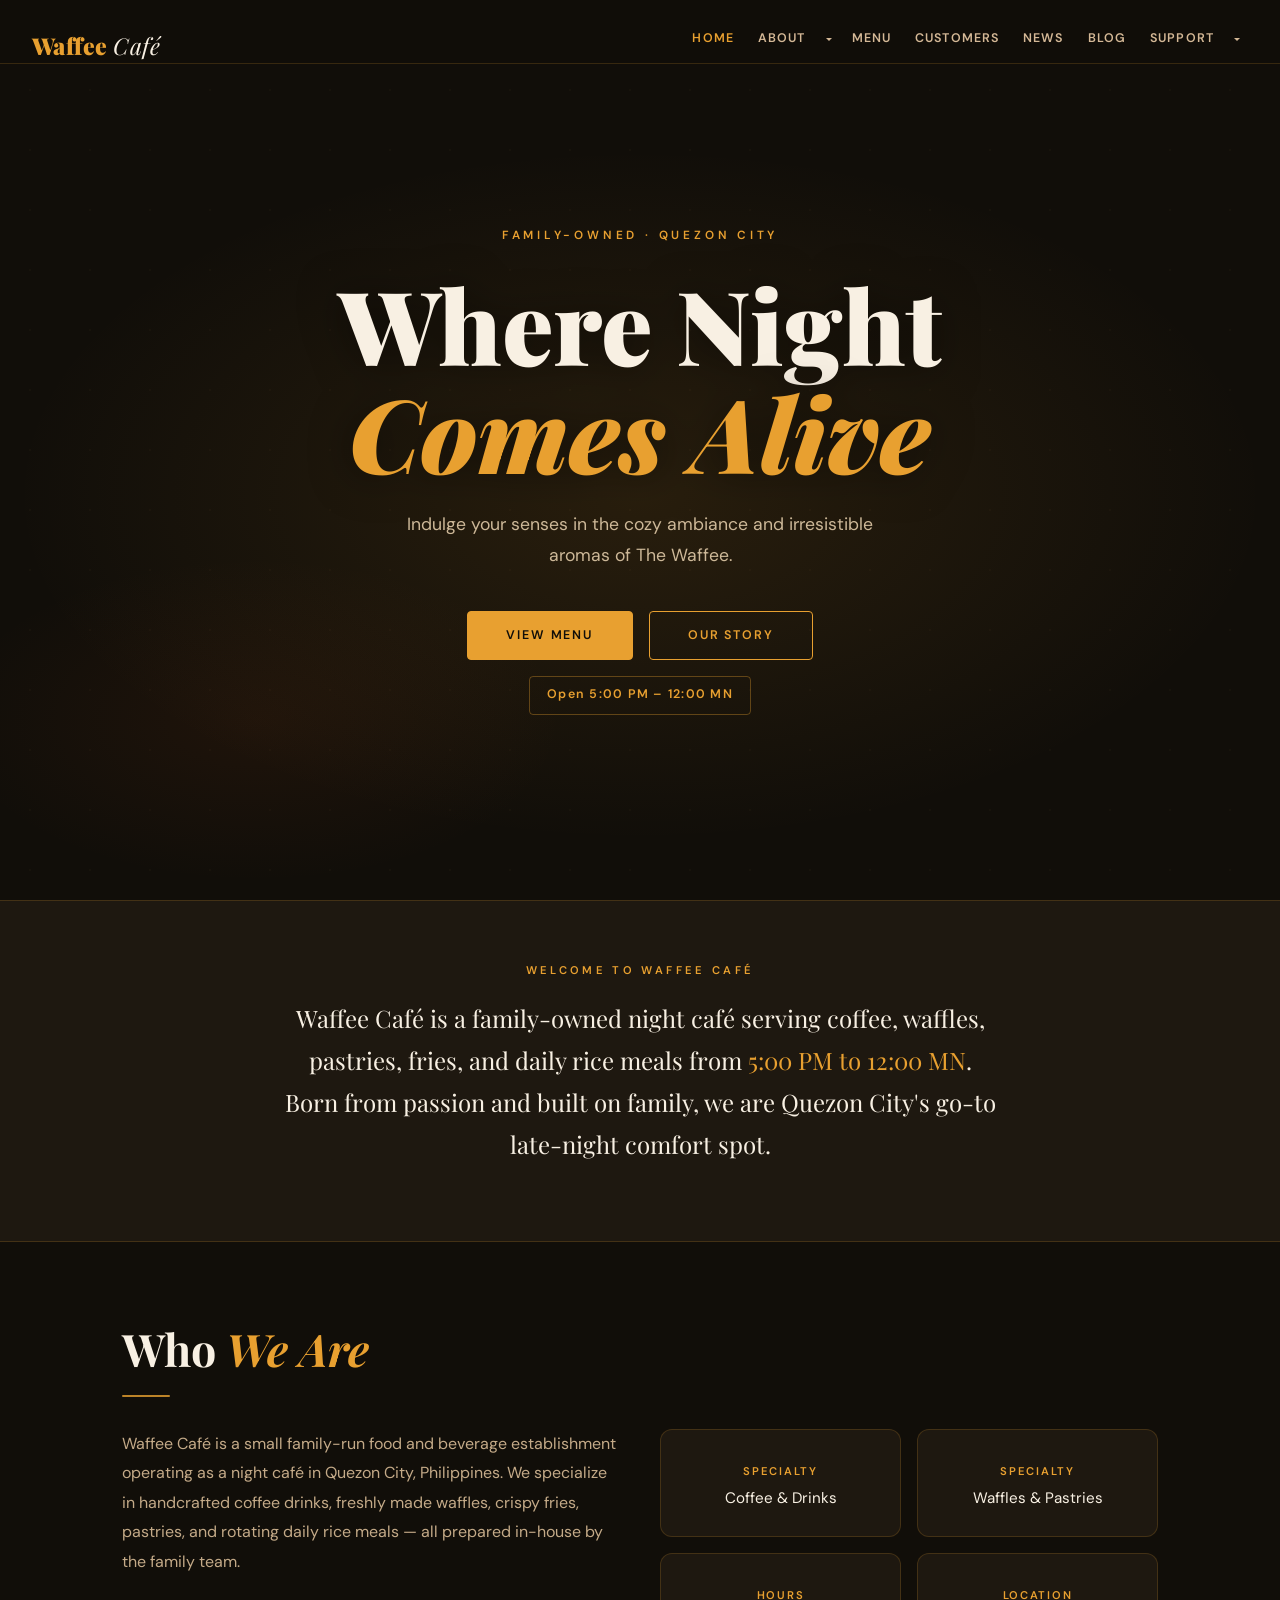
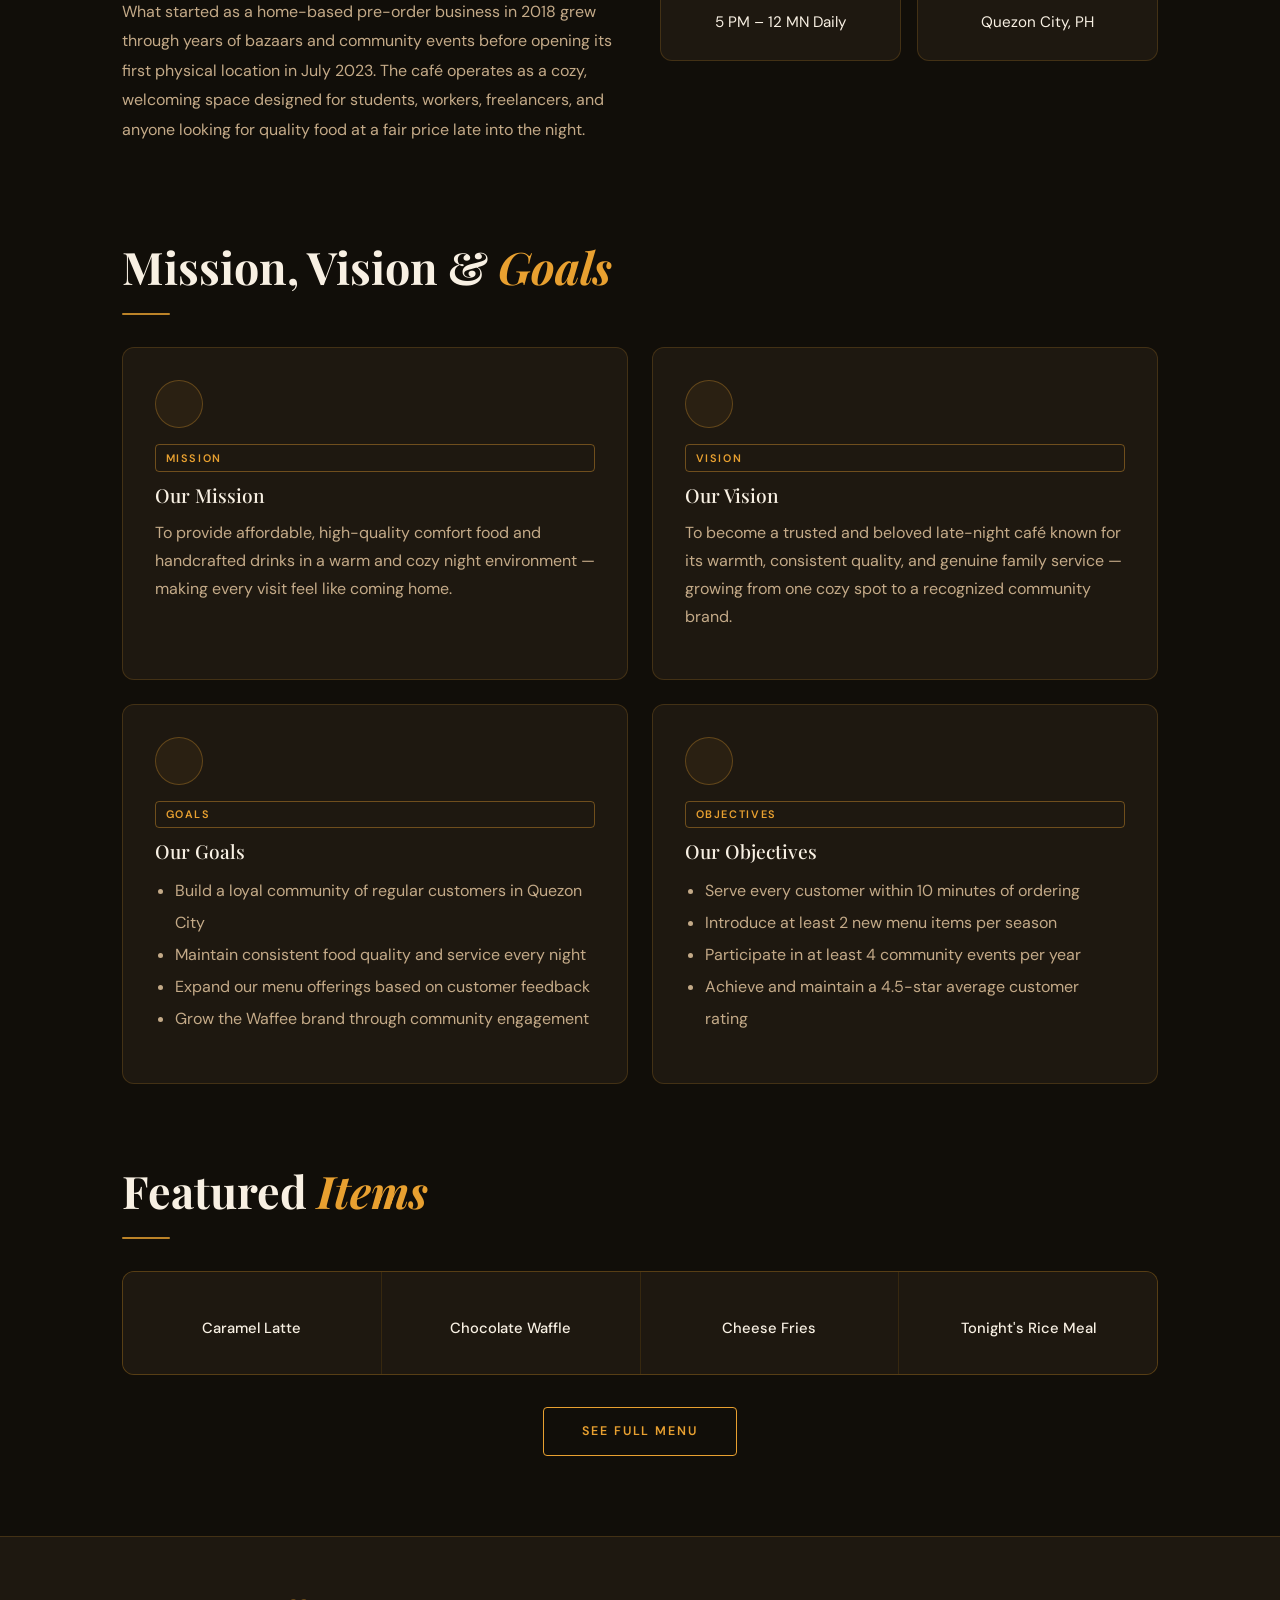
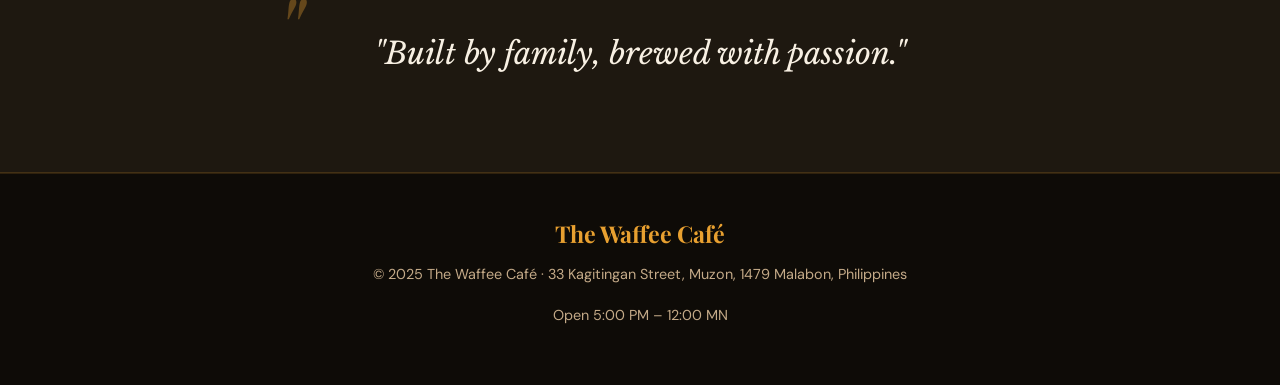
<file: index.html>
<!DOCTYPE html>
<html lang="en">
<head>
  <meta charset="UTF-8"/>
  <meta name="viewport" content="width=device-width, initial-scale=1.0"/>
  <title>Home – Waffee Café</title>
  <link rel="stylesheet" href="https://cdn.jsdelivr.net/npm/bootstrap@5.3.3/dist/css/bootstrap.min.css"/>
  <link rel="stylesheet" href="https://cdn.jsdelivr.net/npm/bootstrap-icons@1.11.3/font/bootstrap-icons.min.css"/>
  <link rel="stylesheet" href="style.css"/>
</head>
<body>

<nav>
  <a class="nav-logo" href="index.html">Waffee <span>Café</span></a>
  <input type="checkbox" id="nav-toggle" hidden/>
  <label for="nav-toggle" class="hamburger"><span></span><span></span><span></span></label>
  <ul class="nav-links">
    <li><a href="index.html" class="active">Home</a></li>
    <li>
      <div class="dropdown nav-split-group">
        <a href="about.html" class="nav-split-main">About</a>
        <button type="button" class="nav-split-toggle dropdown-toggle dropdown-toggle-split" data-bs-toggle="dropdown" aria-expanded="false">
          <span class="visually-hidden">Toggle Dropdown</span>
        </button>
        <ul class="dropdown-menu nav-dropdown-menu">
          <li><a class="dropdown-item" href="personnel.html">Team</a></li>
        </ul>
      </div>
    </li>
    <li><a href="products.html">Menu</a></li>
    <li><a href="customers.html">Customers</a></li>
    <li><a href="news.html">News</a></li>
    <li><a href="blog.html">Blog</a></li>
    <li>
      <div class="dropdown nav-split-group">
        <a href="support.html" class="nav-split-main">Support</a>
        <button type="button" class="nav-split-toggle dropdown-toggle dropdown-toggle-split" data-bs-toggle="dropdown" aria-expanded="false">
          <span class="visually-hidden">Toggle Dropdown</span>
        </button>
        <ul class="dropdown-menu nav-dropdown-menu">
          <li><a class="dropdown-item" href="contact.html">Contact</a></li>
        </ul>
      </div>
    </li>
  </ul>
</nav>

<!-- HERO -->
<section class="hero">
  <div class="hero-bg"></div>
  <div class="hero-content">
    <div class="hero-eyebrow fade-up">Family-owned · Quezon City</div>
    <h1 class="fade-up delay-1">Where Night<br/><em>Comes Alive</em></h1>
    <p class="hero-sub fade-up delay-2">Indulge your senses in the cozy ambiance and irresistible aromas of The Waffee.</p>
    <div class="fade-up delay-3">
      <a href="products.html" class="btn btn-solid">View Menu</a>
      &nbsp;&nbsp;
      <a href="about.html" class="btn">Our Story</a>
    </div>
    <div class="hours-badge fade-up delay-4"> Open 5:00 PM – 12:00 MN</div>
  </div>
</section>

<!-- WELCOME BAND -->
<div class="band">
  <div style="max-width:720px;margin:0 auto;">
    <div class="eyebrow">Welcome to Waffee Café</div>
    <p style="font-family:'Playfair Display',serif;font-size:clamp(1.1rem,3vw,1.5rem);color:var(--cream);line-height:1.75;">
      Waffee Café is a family-owned night café serving coffee, waffles, pastries, fries, and daily rice meals from <span style="color:var(--amber)">5:00 PM to 12:00 MN</span>. Born from passion and built on family, we are Quezon City's go-to late-night comfort spot.
    </p>
  </div>
</div>

<!-- NATURE OF OPERATIONS + BACKGROUND -->
<section class="section">
  <h2 class="section-title">Who <em>We Are</em></h2>
  <div class="divider"></div>
  <div class="grid-2" style="gap:2.5rem;align-items:start;">
    <div>
      <p style="color:var(--muted);font-size:1rem;line-height:1.85;margin-bottom:1.25rem;">
        Waffee Café is a small family-run food and beverage establishment operating as a night café in Quezon City, Philippines. We specialize in handcrafted coffee drinks, freshly made waffles, crispy fries, pastries, and rotating daily rice meals — all prepared in-house by the family team.
      </p>
      <p style="color:var(--muted);font-size:1rem;line-height:1.85;">
        What started as a home-based pre-order business in 2018 grew through years of bazaars and community events before opening its first physical location in July 2023. The café operates as a cozy, welcoming space designed for students, workers, freelancers, and anyone looking for quality food at a fair price late into the night.
      </p>
    </div>
    <div class="grid-2" style="gap:1rem;">
      <div class="card" style="text-align:center;padding:1.5rem 1rem;">
        <div style="font-size:2rem;margin-bottom:0.5rem;"></div>
        <div style="color:var(--amber);font-size:0.7rem;letter-spacing:0.15em;text-transform:uppercase;font-weight:600;">Specialty</div>
        <div style="color:var(--cream);font-size:0.95rem;margin-top:0.25rem;">Coffee & Drinks</div>
      </div>
      <div class="card" style="text-align:center;padding:1.5rem 1rem;">
        <div style="font-size:2rem;margin-bottom:0.5rem;"></div>
        <div style="color:var(--amber);font-size:0.7rem;letter-spacing:0.15em;text-transform:uppercase;font-weight:600;">Specialty</div>
        <div style="color:var(--cream);font-size:0.95rem;margin-top:0.25rem;">Waffles & Pastries</div>
      </div>
      <div class="card" style="text-align:center;padding:1.5rem 1rem;">
        <div style="font-size:2rem;margin-bottom:0.5rem;"></div>
        <div style="color:var(--amber);font-size:0.7rem;letter-spacing:0.15em;text-transform:uppercase;font-weight:600;">Hours</div>
        <div style="color:var(--cream);font-size:0.95rem;margin-top:0.25rem;">5 PM – 12 MN Daily</div>
      </div>
      <div class="card" style="text-align:center;padding:1.5rem 1rem;">
        <div style="font-size:2rem;margin-bottom:0.5rem;"></div>
        <div style="color:var(--amber);font-size:0.7rem;letter-spacing:0.15em;text-transform:uppercase;font-weight:600;">Location</div>
        <div style="color:var(--cream);font-size:0.95rem;margin-top:0.25rem;">Quezon City, PH</div>
      </div>
    </div>
  </div>
</section>

<!-- MISSION, VISION, GOALS, OBJECTIVES -->
<section class="section" style="padding-top:0;">
  <h2 class="section-title">Mission, Vision &amp; <em>Goals</em></h2>
  <div class="divider"></div>
  <div class="grid-2" style="gap:1.5rem;margin-bottom:1.5rem;">
    <div class="card">
      <div class="icon-circle"></div>
      <div class="tag">Mission</div>
      <h3 style="font-family:'Playfair Display',serif;font-size:1.2rem;color:var(--cream);margin-bottom:0.75rem;">Our Mission</h3>
      <p style="color:var(--muted);">To provide affordable, high-quality comfort food and handcrafted drinks in a warm and cozy night environment — making every visit feel like coming home.</p>
    </div>
    <div class="card">
      <div class="icon-circle"></div>
      <div class="tag">Vision</div>
      <h3 style="font-family:'Playfair Display',serif;font-size:1.2rem;color:var(--cream);margin-bottom:0.75rem;">Our Vision</h3>
      <p style="color:var(--muted);">To become a trusted and beloved late-night café known for its warmth, consistent quality, and genuine family service — growing from one cozy spot to a recognized community brand.</p>
    </div>
  </div>
  <div class="grid-2" style="gap:1.5rem;">
    <div class="card">
      <div class="icon-circle"></div>
      <div class="tag">Goals</div>
      <h3 style="font-family:'Playfair Display',serif;font-size:1.2rem;color:var(--cream);margin-bottom:0.75rem;">Our Goals</h3>
      <ul style="color:var(--muted);padding-left:1.25rem;line-height:2;">
        <li>Build a loyal community of regular customers in Quezon City</li>
        <li>Maintain consistent food quality and service every night</li>
        <li>Expand our menu offerings based on customer feedback</li>
        <li>Grow the Waffee brand through community engagement</li>
      </ul>
    </div>
    <div class="card">
      <div class="icon-circle"></div>
      <div class="tag">Objectives</div>
      <h3 style="font-family:'Playfair Display',serif;font-size:1.2rem;color:var(--cream);margin-bottom:0.75rem;">Our Objectives</h3>
      <ul style="color:var(--muted);padding-left:1.25rem;line-height:2;">
        <li>Serve every customer within 10 minutes of ordering</li>
        <li>Introduce at least 2 new menu items per season</li>
        <li>Participate in at least 4 community events per year</li>
        <li>Achieve and maintain a 4.5-star average customer rating</li>
      </ul>
    </div>
  </div>
</section>

<!-- FEATURED ITEMS -->
<section style="max-width:1100px;margin:0 auto;padding:0 2rem 80px;">
  <h2 class="section-title">Featured <em>Items</em></h2>
  <div class="divider"></div>
  <div class="featured-grid">
    <div class="featured-item"><div class="f-icon"></div><div class="f-name">Caramel Latte</div></div>
    <div class="featured-item"><div class="f-icon"></div><div class="f-name">Chocolate Waffle</div></div>
    <div class="featured-item"><div class="f-icon"></div><div class="f-name">Cheese Fries</div></div>
    <div class="featured-item"><div class="f-icon"></div><div class="f-name">Tonight's Rice Meal</div></div>
  </div>
  <div style="text-align:center;margin-top:2rem;">
    <a href="products.html" class="btn">See Full Menu</a>
  </div>
</section>

<div class="band">
  <div class="quote">"Built by family, brewed with passion."</div>
</div>


<footer>
  <div class="footer-logo">The Waffee Café</div>
  <p>© 2025 The Waffee Café · 33 Kagitingan Street, Muzon, 1479 Malabon, Philippines</p>
  <p style="margin-top:0.25rem;">Open 5:00 PM – 12:00 MN</p>
</footer>

<script src="https://cdn.jsdelivr.net/npm/bootstrap@5.3.3/dist/js/bootstrap.bundle.min.js"></script>
</body>
</html>
</file>
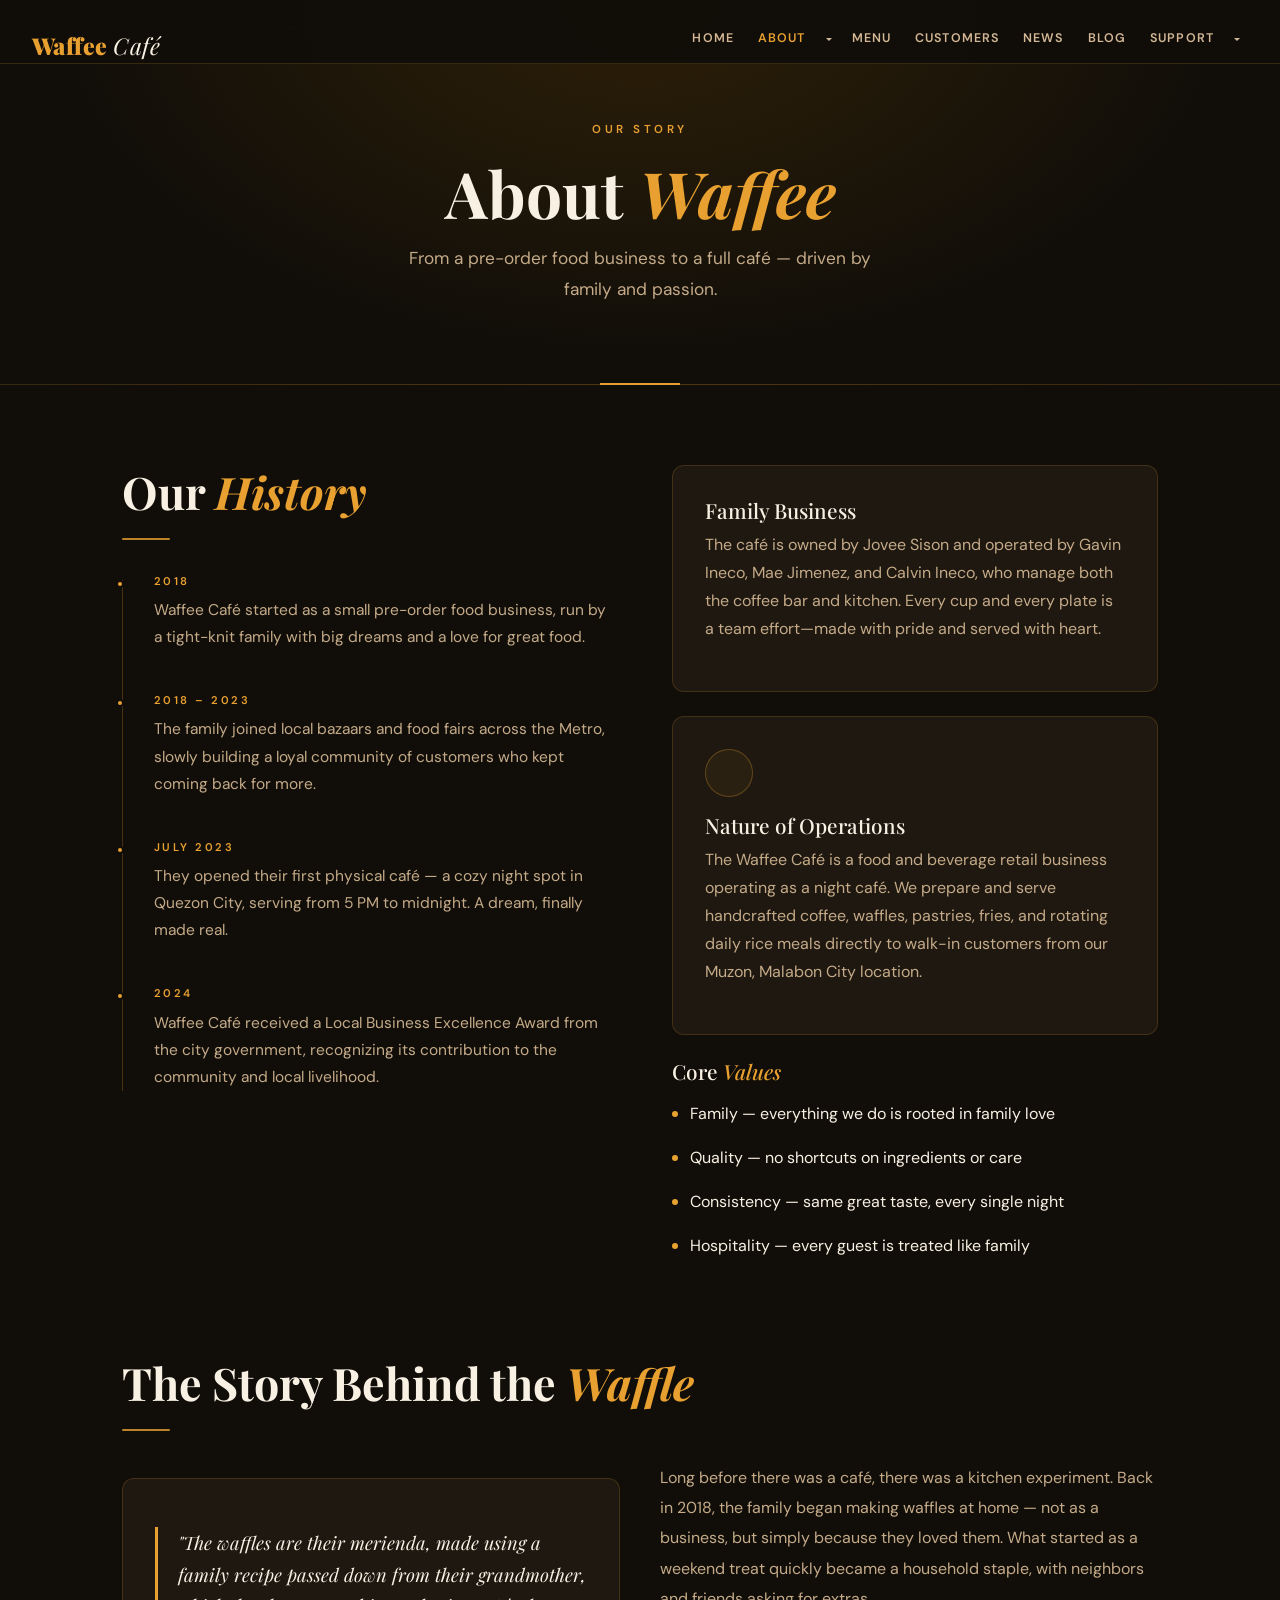
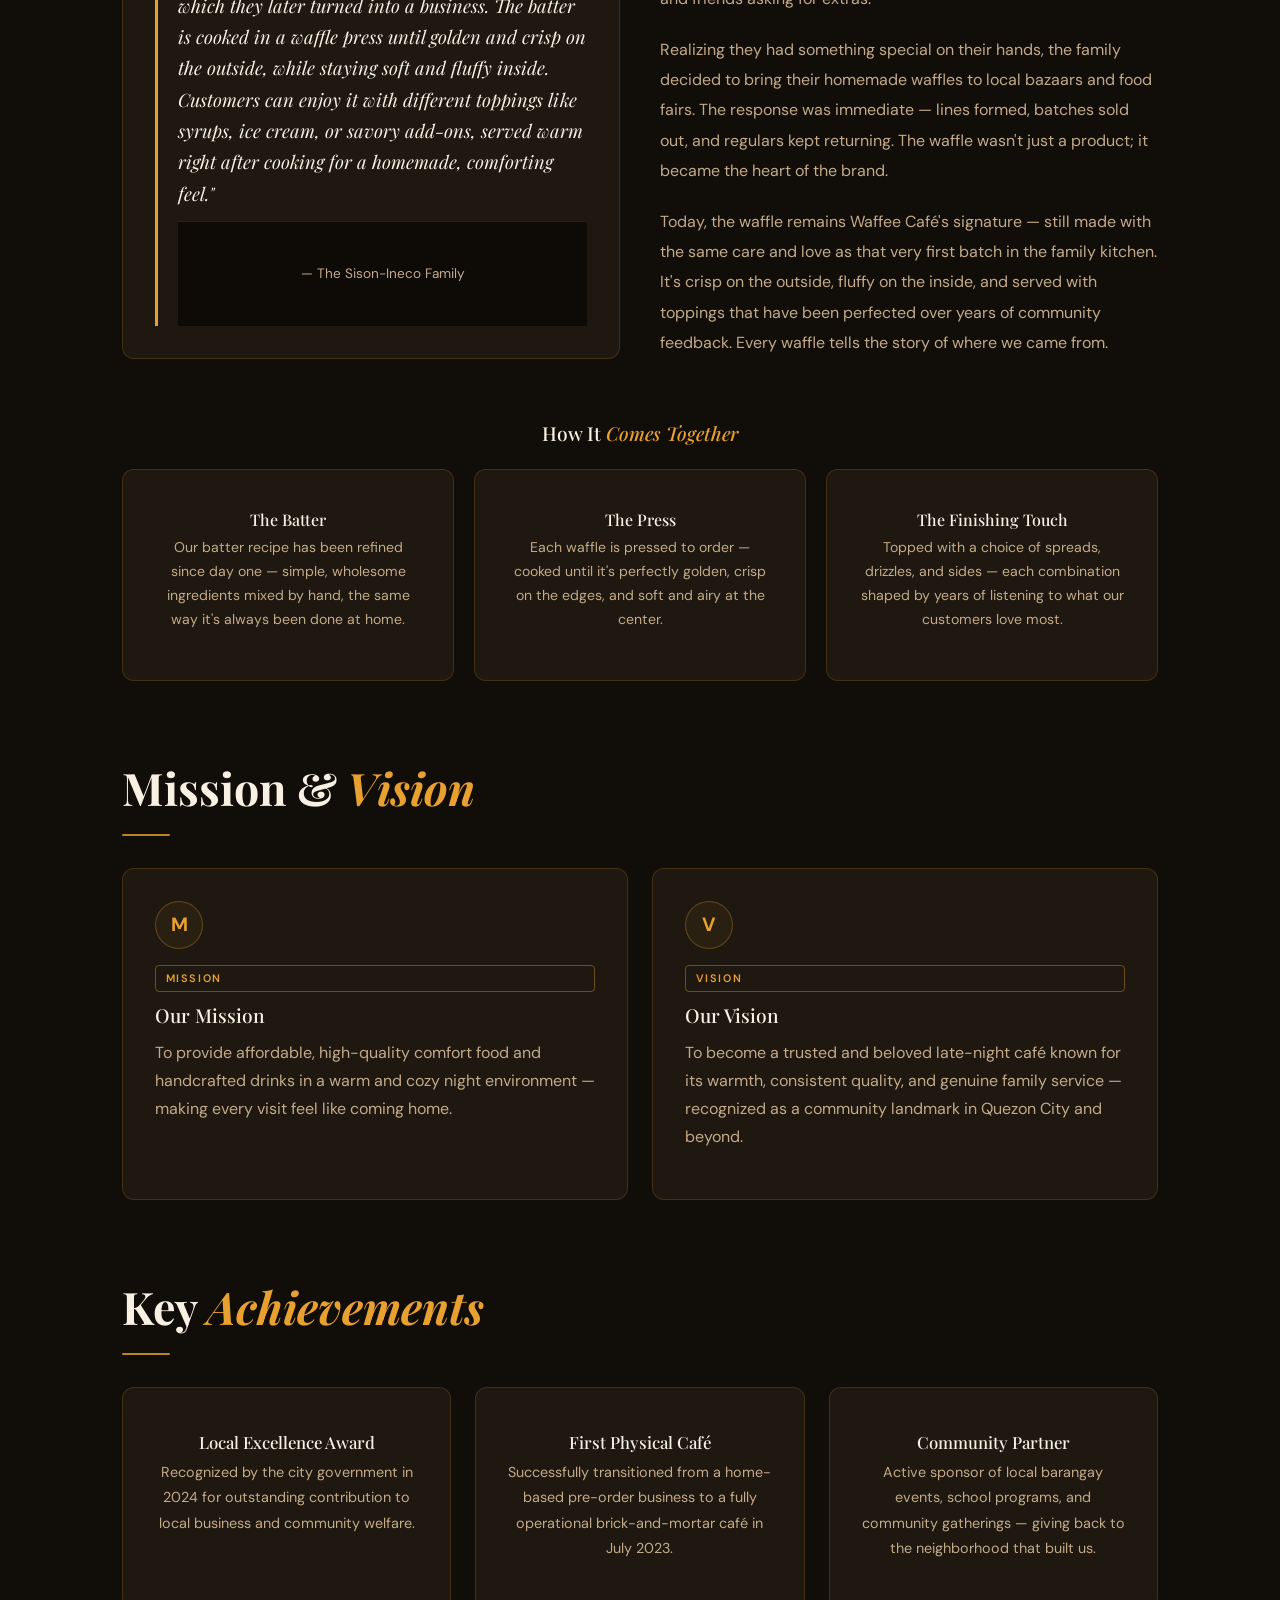
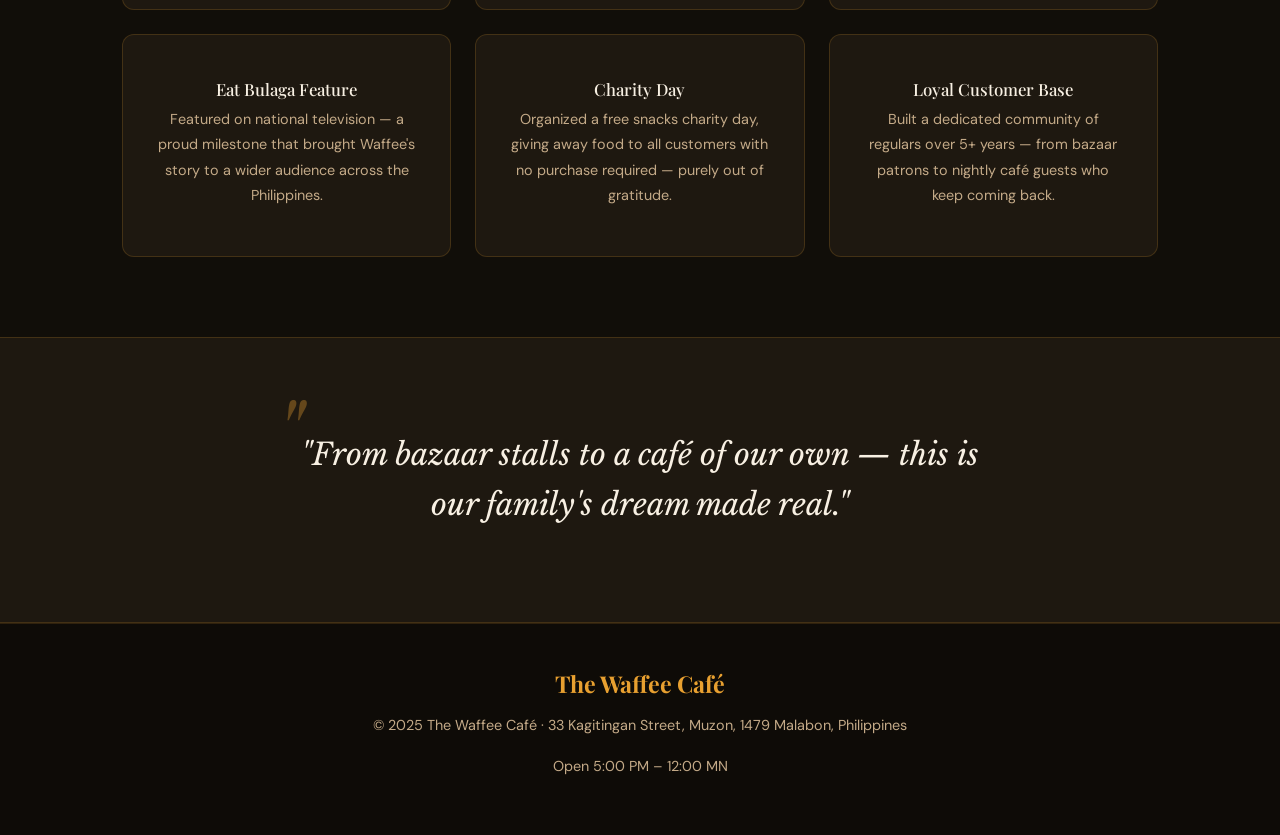
<file: about.html>
<!DOCTYPE html>
<html lang="en">
<head>
  <meta charset="UTF-8"/>
  <meta name="viewport" content="width=device-width, initial-scale=1.0"/>
  <title>About – Waffee Café</title>
  <link rel="stylesheet" href="https://cdn.jsdelivr.net/npm/bootstrap@5.3.3/dist/css/bootstrap.min.css"/>
  <link rel="stylesheet" href="https://cdn.jsdelivr.net/npm/bootstrap-icons@1.11.3/font/bootstrap-icons.min.css"/>
  <link rel="stylesheet" href="style.css"/>
</head>
<body>

<nav>
  <a class="nav-logo" href="index.html">Waffee <span>Café</span></a>
  <input type="checkbox" id="nav-toggle" hidden/>
  <label for="nav-toggle" class="hamburger"><span></span><span></span><span></span></label>
  <ul class="nav-links">
    <li><a href="index.html">Home</a></li>
    <li>
      <div class="dropdown nav-split-group">
        <a href="about.html" class="nav-split-main active">About</a>
        <button type="button" class="nav-split-toggle dropdown-toggle dropdown-toggle-split" data-bs-toggle="dropdown" aria-expanded="false">
          <span class="visually-hidden">Toggle Dropdown</span>
        </button>
        <ul class="dropdown-menu nav-dropdown-menu">
          <li><a class="dropdown-item" href="personnel.html">Team</a></li>
        </ul>
      </div>
    </li>
    <li><a href="products.html">Menu</a></li>
    <li><a href="customers.html">Customers</a></li>
    <li><a href="news.html">News</a></li>
    <li><a href="blog.html">Blog</a></li>
    <li>
      <div class="dropdown nav-split-group">
        <a href="support.html" class="nav-split-main">Support</a>
        <button type="button" class="nav-split-toggle dropdown-toggle dropdown-toggle-split" data-bs-toggle="dropdown" aria-expanded="false">
          <span class="visually-hidden">Toggle Dropdown</span>
        </button>
        <ul class="dropdown-menu nav-dropdown-menu">
          <li><a class="dropdown-item" href="contact.html">Contact</a></li>
        </ul>
      </div>
    </li>
  </ul>
</nav>

<div class="page-header">
  <div class="eyebrow">Our Story</div>
  <h1>About <em style="color:var(--amber);font-style:italic;">Waffee</em></h1>
  <p>From a pre-order food business to a full café — driven by family and passion.</p>
</div>

<!-- HISTORY + BACKGROUND -->
<section class="section">
  <div class="grid-2" style="align-items:start;gap:4rem;">
    <div>
      <h2 class="section-title">Our <em>History</em></h2>
      <div class="divider"></div>
      <div class="timeline">
        <div class="timeline-item">
          <div class="timeline-year">2018</div>
          <p class="timeline-text">Waffee Café started as a small pre-order food business, run by a tight-knit family with big dreams and a love for great food.</p>
        </div>
        <div class="timeline-item">
          <div class="timeline-year">2018 – 2023</div>
          <p class="timeline-text">The family joined local bazaars and food fairs across the Metro, slowly building a loyal community of customers who kept coming back for more.</p>
        </div>
        <div class="timeline-item">
          <div class="timeline-year">July 2023</div>
          <p class="timeline-text">They opened their first physical café — a cozy night spot in Quezon City, serving from 5 PM to midnight. A dream, finally made real.</p>
        </div>
        <div class="timeline-item">
          <div class="timeline-year">2024</div>
          <p class="timeline-text">Waffee Café received a Local Business Excellence Award from the city government, recognizing its contribution to the community and local livelihood.</p>
        </div>
      </div>
    </div>
    <div>
      <div class="card" style="margin-bottom:1.5rem;">
        <h3 style="font-family:'Playfair Display',serif;font-size:1.3rem;color:var(--cream);margin-bottom:0.5rem;">Family Business</h3>
        <p style="color:var(--muted);">The café is owned by Jovee Sison and operated by Gavin Ineco, Mae Jimenez, and Calvin Ineco, who manage both the coffee bar and kitchen. Every cup and every plate is a team effort—made with pride and served with heart.</p>
      </div>
      <div class="card" style="margin-bottom:1.5rem;">
        <div class="icon-circle"></div>
        <h3 style="font-family:'Playfair Display',serif;font-size:1.3rem;color:var(--cream);margin-bottom:0.5rem;">Nature of Operations</h3>
        <p style="color:var(--muted);">The Waffee Café is a food and beverage retail business operating as a night café. We prepare and serve handcrafted coffee, waffles, pastries, fries, and rotating daily rice meals directly to walk-in customers from our Muzon, Malabon City location.</p>
      </div>
      <h3 style="font-family:'Playfair Display',serif;font-size:1.3rem;color:var(--cream);margin-bottom:1rem;">Core <span style="color:var(--amber);font-style:italic;">Values</span></h3>
      <div class="value-item"><div class="value-dot"></div><div class="value-text">Family — everything we do is rooted in family love</div></div>
      <div class="value-item"><div class="value-dot"></div><div class="value-text">Quality — no shortcuts on ingredients or care</div></div>
      <div class="value-item"><div class="value-dot"></div><div class="value-text">Consistency — same great taste, every single night</div></div>
      <div class="value-item"><div class="value-dot"></div><div class="value-text">Hospitality — every guest is treated like family</div></div>
    </div>
  </div>
</section>

<!-- THE WAFFLE ORIGIN STORY -->
<section class="section" style="padding-top:0;">
  <h2 class="section-title">The Story Behind the <em>Waffle</em></h2>
  <div class="divider"></div>
  <div class="grid-2" style="gap:2.5rem;align-items:center;">
    <div class="card" style="position:relative;overflow:hidden;">
      <div style="font-size:4rem;margin-bottom:1rem;text-align:center;"></div>
      <blockquote style="border-left:3px solid var(--amber);padding-left:1.25rem;margin:0;">
        <p style="color:var(--cream);font-family:'Playfair Display',serif;font-size:1.15rem;font-style:italic;line-height:1.7;margin-bottom:0.75rem;">
          "The waffles are their merienda, made using a family recipe passed down from their grandmother, which they later turned into a business. The batter is cooked in a waffle press until golden and crisp on the outside, while staying soft and fluffy inside. Customers can enjoy it with different toppings like syrups, ice cream, or savory add-ons, served warm right after cooking for a homemade, comforting feel."
        </p>
        <footer style="color:var(--muted);font-size:0.85rem;">— The Sison-Ineco Family</footer>
      </blockquote>
    </div>
    <div>
      <p style="color:var(--muted);line-height:1.9;margin-bottom:1.25rem;">
        Long before there was a café, there was a kitchen experiment. Back in 2018, the family began making waffles at home — not as a business, but simply because they loved them. What started as a weekend treat quickly became a household staple, with neighbors and friends asking for extras.
      </p>
      <p style="color:var(--muted);line-height:1.9;margin-bottom:1.25rem;">
        Realizing they had something special on their hands, the family decided to bring their homemade waffles to local bazaars and food fairs. The response was immediate — lines formed, batches sold out, and regulars kept returning. The waffle wasn't just a product; it became the heart of the brand.
      </p>
      <p style="color:var(--muted);line-height:1.9;">
        Today, the waffle remains Waffee Café's signature — still made with the same care and love as that very first batch in the family kitchen. It's crisp on the outside, fluffy on the inside, and served with toppings that have been perfected over years of community feedback. Every waffle tells the story of where we came from.
      </p>
    </div>
  </div>

  <!-- Waffle steps -->
  <div style="margin-top:3rem;">
    <h3 style="font-family:'Playfair Display',serif;font-size:1.2rem;color:var(--cream);margin-bottom:1.5rem;text-align:center;">
      How It <span style="color:var(--amber);font-style:italic;">Comes Together</span>
    </h3>
    <div class="grid-3" style="gap:1.25rem;text-align:center;">
      <div class="card">
        <div style="font-size:1.8rem;margin-bottom:0.5rem;"></div>
        <h4 style="font-family:'Playfair Display',serif;color:var(--cream);font-size:1rem;margin-bottom:0.4rem;">The Batter</h4>
        <p style="color:var(--muted);font-size:0.88rem;line-height:1.7;">Our batter recipe has been refined since day one — simple, wholesome ingredients mixed by hand, the same way it's always been done at home.</p>
      </div>
      <div class="card">
        <div style="font-size:1.8rem;margin-bottom:0.5rem;"></div>
        <h4 style="font-family:'Playfair Display',serif;color:var(--cream);font-size:1rem;margin-bottom:0.4rem;">The Press</h4>
        <p style="color:var(--muted);font-size:0.88rem;line-height:1.7;">Each waffle is pressed to order — cooked until it's perfectly golden, crisp on the edges, and soft and airy at the center.</p>
      </div>
      <div class="card">
        <div style="font-size:1.8rem;margin-bottom:0.5rem;"></div>
        <h4 style="font-family:'Playfair Display',serif;color:var(--cream);font-size:1rem;margin-bottom:0.4rem;">The Finishing Touch</h4>
        <p style="color:var(--muted);font-size:0.88rem;line-height:1.7;">Topped with a choice of spreads, drizzles, and sides — each combination shaped by years of listening to what our customers love most.</p>
      </div>
    </div>
  </div>
</section>

<!-- MISSION & VISION -->
<section class="section" style="padding-top:0;">
  <h2 class="section-title">Mission &amp; <em>Vision</em></h2>
  <div class="divider"></div>
  <div class="grid-2" style="gap:1.5rem;">
    <div class="card">
      <div class="icon-circle">M</div>
      <div class="tag">Mission</div>
      <h3 style="font-family:'Playfair Display',serif;font-size:1.2rem;color:var(--cream);margin-bottom:0.75rem;">Our Mission</h3>
      <p style="color:var(--muted);">To provide affordable, high-quality comfort food and handcrafted drinks in a warm and cozy night environment — making every visit feel like coming home.</p>
    </div>
    <div class="card">
      <div class="icon-circle">V</div>
      <div class="tag">Vision</div>
      <h3 style="font-family:'Playfair Display',serif;font-size:1.2rem;color:var(--cream);margin-bottom:0.75rem;">Our Vision</h3>
      <p style="color:var(--muted);">To become a trusted and beloved late-night café known for its warmth, consistent quality, and genuine family service — recognized as a community landmark in Quezon City and beyond.</p>
    </div>
  </div>
</section>

<!-- KEY ACHIEVEMENTS / MILESTONES -->
<section class="section" style="padding-top:0;">
  <h2 class="section-title">Key <em>Achievements</em></h2>
  <div class="divider"></div>
  <div class="grid-3" style="gap:1.5rem;">
    <div class="card" style="text-align:center;">
      <div style="font-size:2.2rem;margin-bottom:0.75rem;"></div>
      <h4 style="font-family:'Playfair Display',serif;color:var(--cream);margin-bottom:0.5rem;font-size:1.05rem;">Local Excellence Award</h4>
      <p style="color:var(--muted);font-size:0.9rem;">Recognized by the city government in 2024 for outstanding contribution to local business and community welfare.</p>
    </div>
    <div class="card" style="text-align:center;">
      <div style="font-size:2.2rem;margin-bottom:0.75rem;"></div>
      <h4 style="font-family:'Playfair Display',serif;color:var(--cream);margin-bottom:0.5rem;font-size:1.05rem;">First Physical Café</h4>
      <p style="color:var(--muted);font-size:0.9rem;">Successfully transitioned from a home-based pre-order business to a fully operational brick-and-mortar café in July 2023.</p>
    </div>
    <div class="card" style="text-align:center;">
      <div style="font-size:2.2rem;margin-bottom:0.75rem;"></div>
      <h4 style="font-family:'Playfair Display',serif;color:var(--cream);margin-bottom:0.5rem;font-size:1.05rem;">Community Partner</h4>
      <p style="color:var(--muted);font-size:0.9rem;">Active sponsor of local barangay events, school programs, and community gatherings — giving back to the neighborhood that built us.</p>
    </div>
    <div class="card" style="text-align:center;">
      <div style="font-size:2.2rem;margin-bottom:0.75rem;"></div>
      <h4 style="font-family:'Playfair Display',serif;color:var(--cream);margin-bottom:0.5rem;font-size:1.05rem;">Eat Bulaga Feature</h4>
      <p style="color:var(--muted);font-size:0.9rem;">Featured on national television — a proud milestone that brought Waffee's story to a wider audience across the Philippines.</p>
    </div>
    <div class="card" style="text-align:center;">
      <div style="font-size:2.2rem;margin-bottom:0.75rem;"></div>
      <h4 style="font-family:'Playfair Display',serif;color:var(--cream);margin-bottom:0.5rem;font-size:1.05rem;">Charity Day</h4>
      <p style="color:var(--muted);font-size:0.9rem;">Organized a free snacks charity day, giving away food to all customers with no purchase required — purely out of gratitude.</p>
    </div>
    <div class="card" style="text-align:center;">
      <div style="font-size:2.2rem;margin-bottom:0.75rem;"></div>
      <h4 style="font-family:'Playfair Display',serif;color:var(--cream);margin-bottom:0.5rem;font-size:1.05rem;">Loyal Customer Base</h4>
      <p style="color:var(--muted);font-size:0.9rem;">Built a dedicated community of regulars over 5+ years — from bazaar patrons to nightly café guests who keep coming back.</p>
    </div>
  </div>
</section>

<div class="band">
  <div class="quote">"From bazaar stalls to a café of our own — this is our family's dream made real."</div>
</div>

<footer>
  <div class="footer-logo">The Waffee Café</div>
  <p>© 2025 The Waffee Café · 33 Kagitingan Street, Muzon, 1479 Malabon, Philippines</p>
  <p style="margin-top:0.25rem;">Open 5:00 PM – 12:00 MN</p>
</footer>

<script src="https://cdn.jsdelivr.net/npm/bootstrap@5.3.3/dist/js/bootstrap.bundle.min.js"></script>
</body>
</html>
</file>
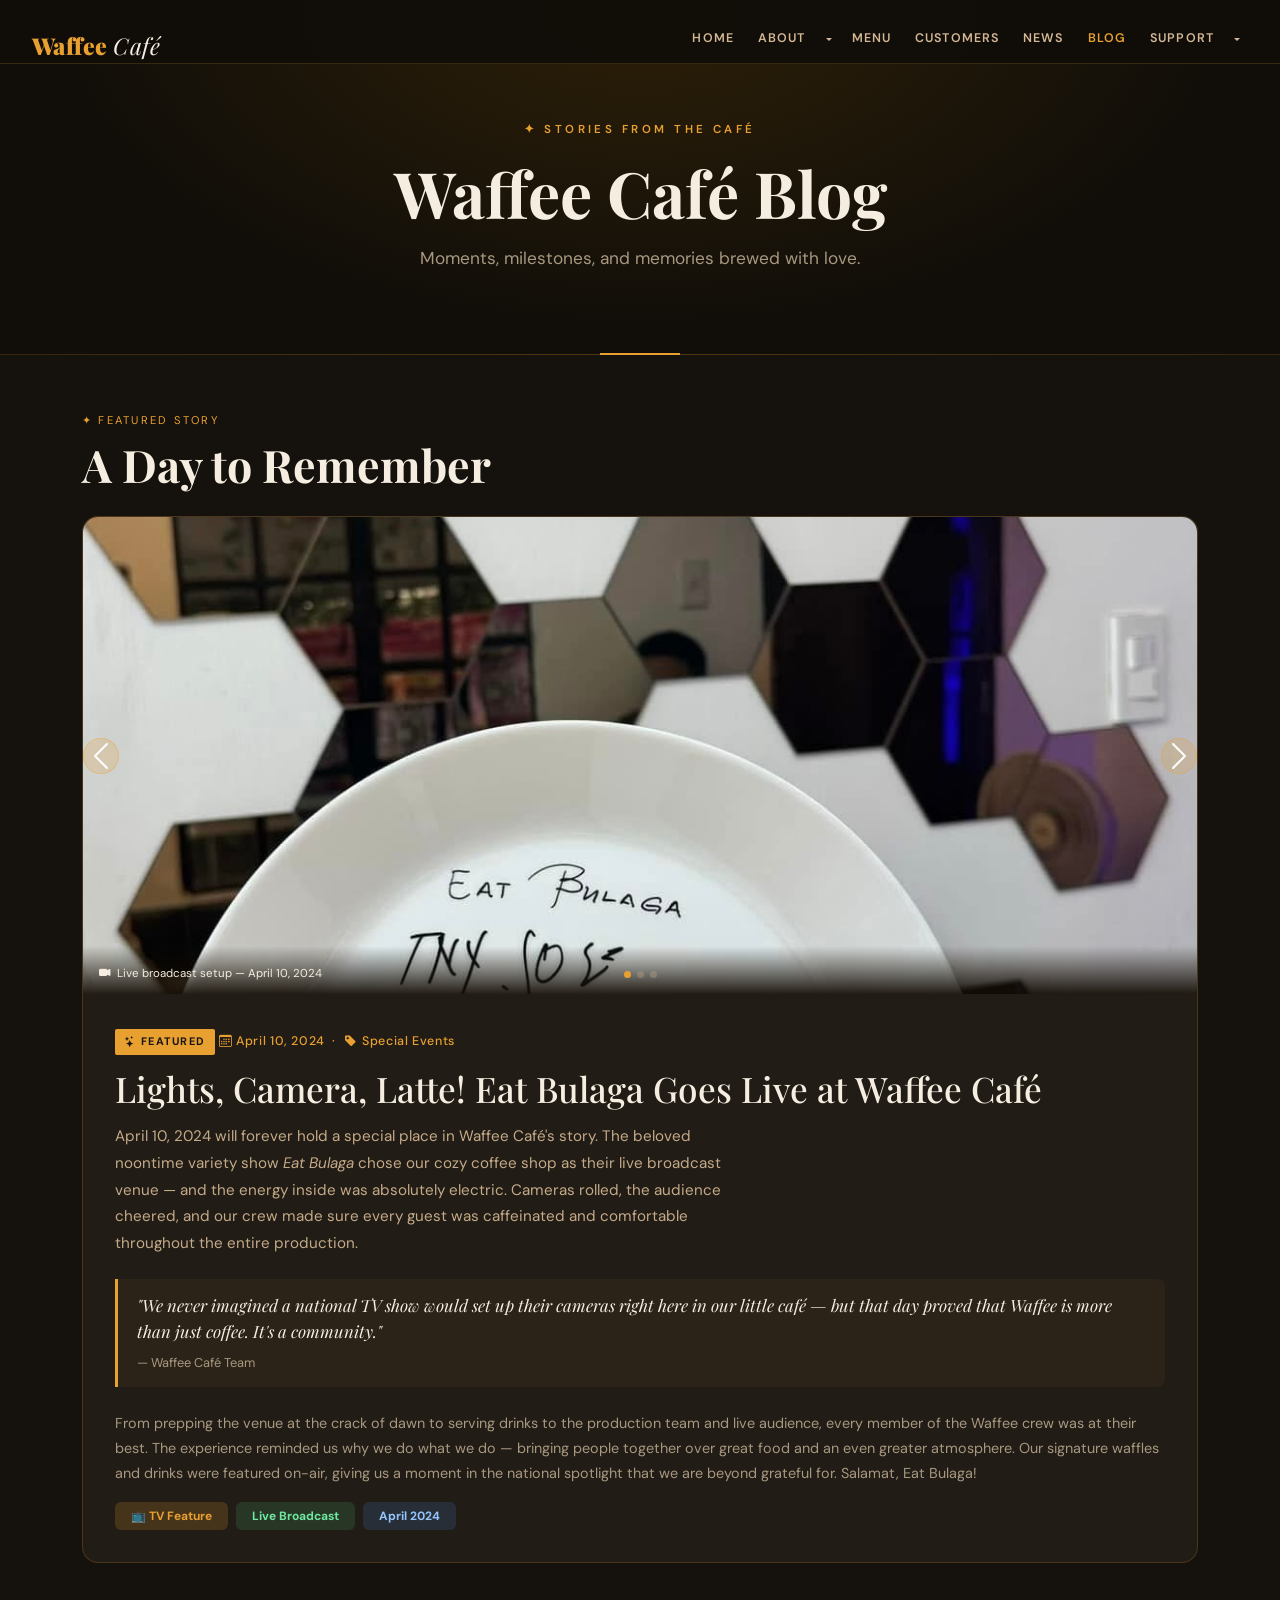
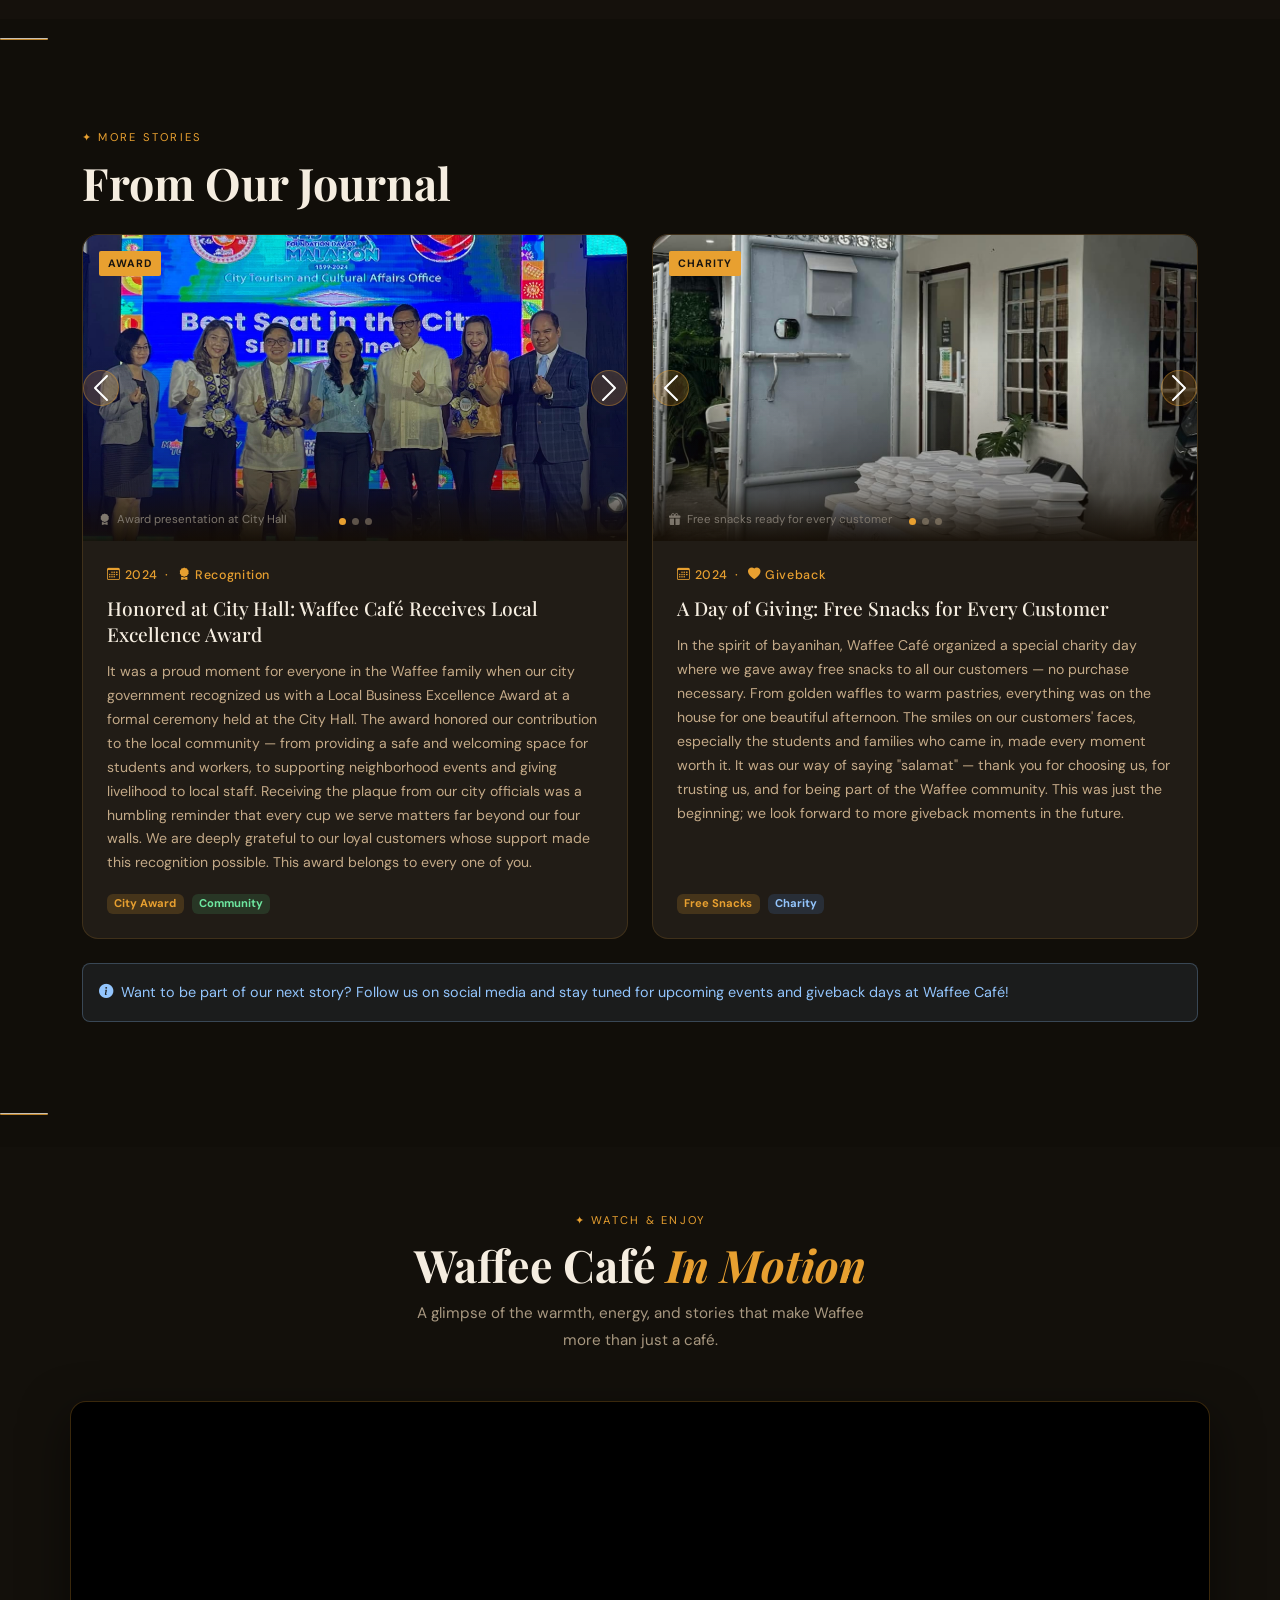
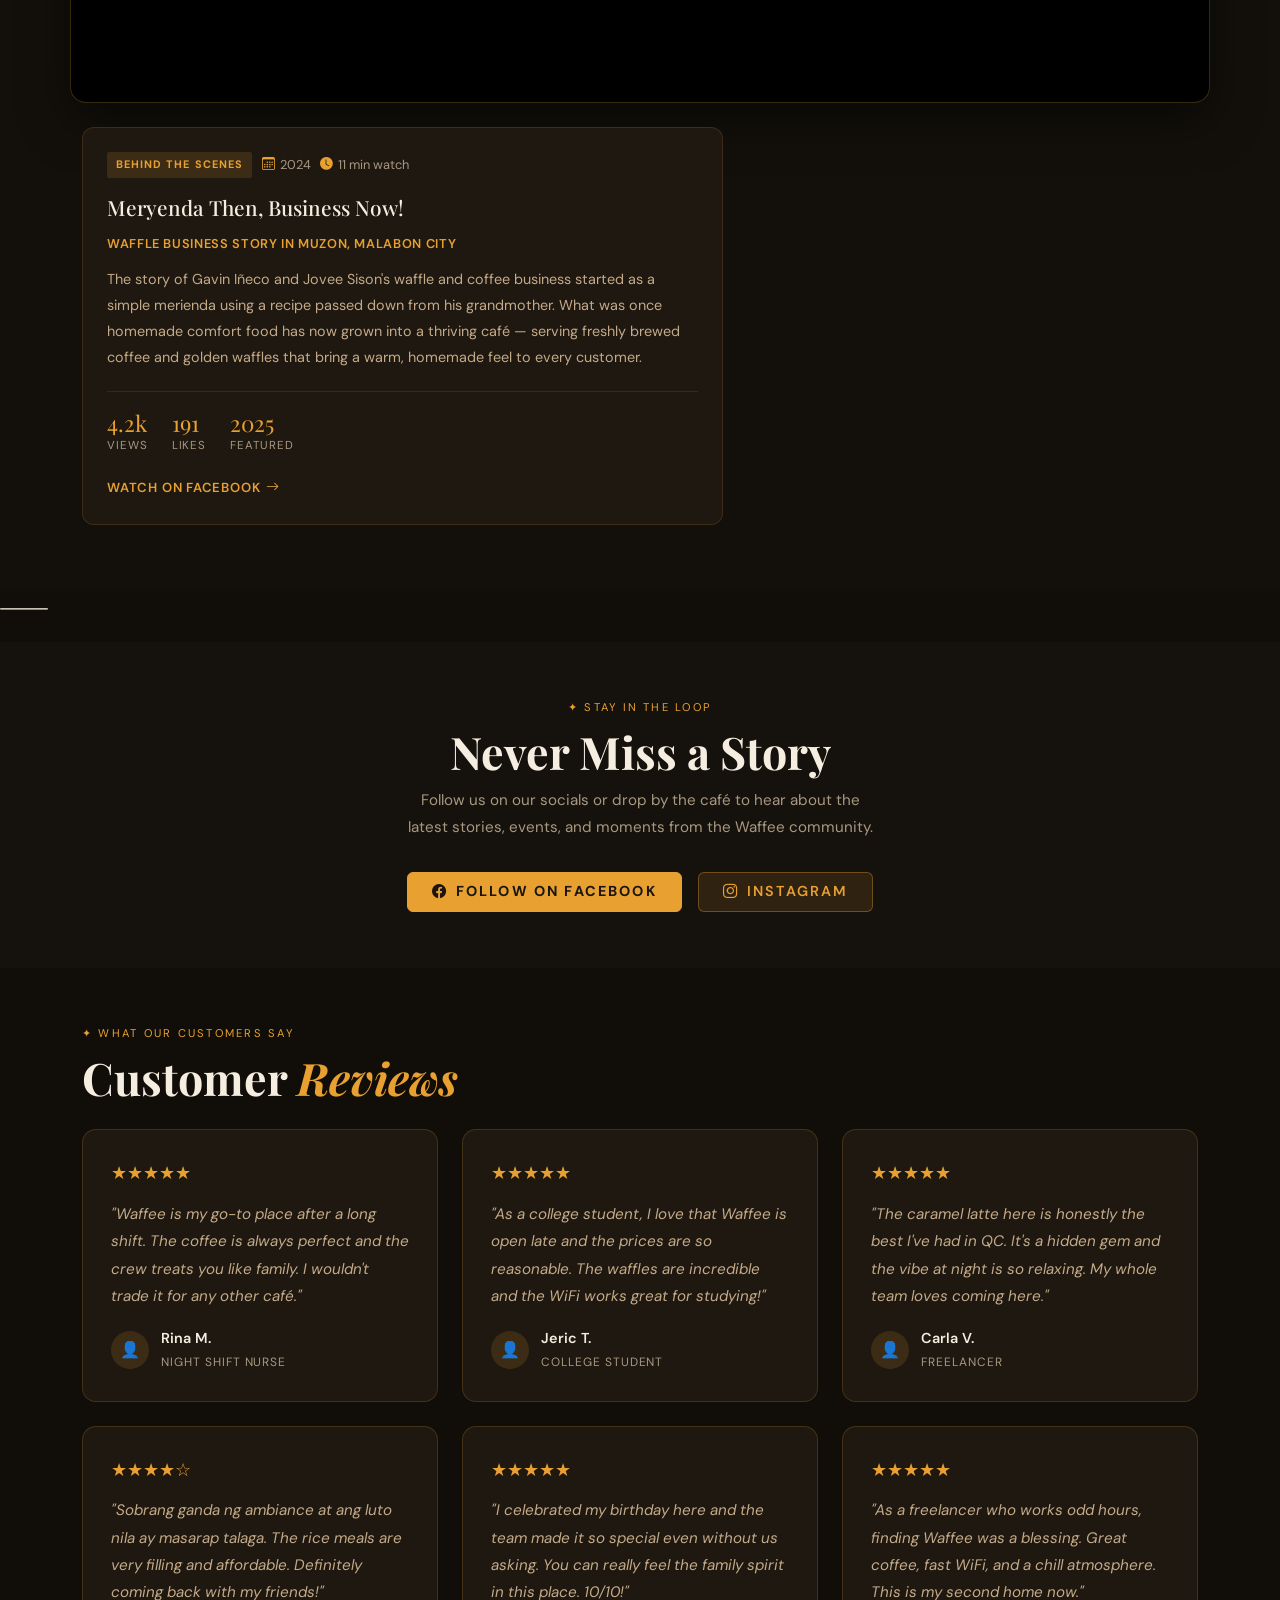
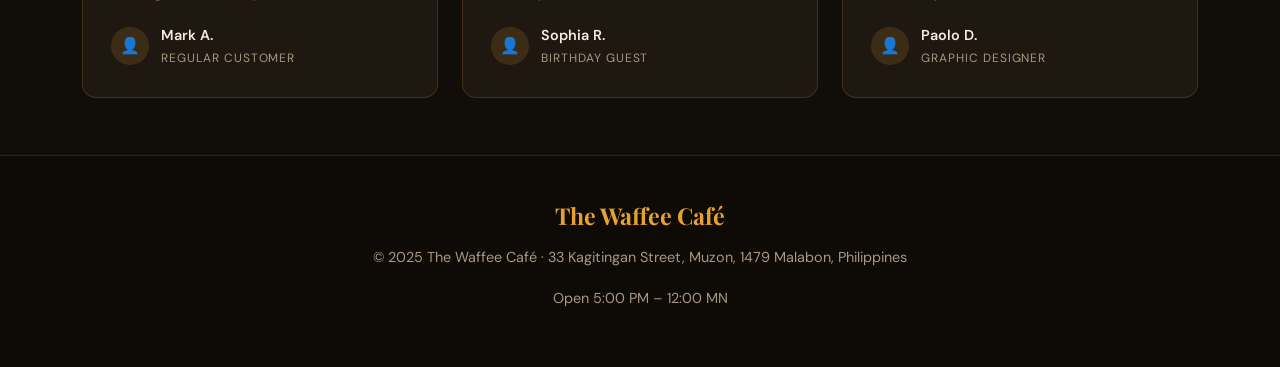
<file: blog.html>
<!DOCTYPE html>
<html lang="en">
<head>
  <meta charset="UTF-8"/>
  <meta name="viewport" content="width=device-width, initial-scale=1.0"/>
  <title>Blog – Waffee Café</title>

  <!-- Bootstrap 5 -->
  <link href="https://cdn.jsdelivr.net/npm/bootstrap@5.3.3/dist/css/bootstrap.min.css" rel="stylesheet"/>
  <!-- Bootstrap Icons -->
  <link href="https://cdn.jsdelivr.net/npm/bootstrap-icons@1.11.3/font/bootstrap-icons.min.css" rel="stylesheet"/>
  <!-- Google Fonts -->
  <link href="https://fonts.googleapis.com/css2?family=Playfair+Display:ital,wght@0,600;1,600&family=DM+Sans:wght@300;400;500&display=swap" rel="stylesheet"/>
  <!-- Existing stylesheet -->
  <link rel="stylesheet" href="style.css"/>

  <style>
    /* ── CSS Variables (mirrors Waffee palette) ── */
    :root {
      --amber:   #e8a030;
      --cream:   #f5ede0;
      --muted:   #a89880;
      --dark:    #1a1510;
      --card-bg: #211c16;
    }

    /* ── Section label ── */
    .section-label {
      font-family: 'DM Sans', sans-serif;
      font-size: 0.7rem;
      letter-spacing: 0.2em;
      text-transform: uppercase;
      color: var(--amber);
      margin-bottom: 0.5rem;
    }

    /* ── Blog Card ── */
    .blog-card {
      background: var(--card-bg);
      border: 1px solid rgba(232,160,48,0.15);
      border-radius: 16px;
      overflow: hidden;
      transition: border-color .25s, transform .25s, box-shadow .25s;
      height: 100%;
      display: flex;
      flex-direction: column;
    }
    .blog-card:hover {
      border-color: rgba(232,160,48,0.45);
      transform: translateY(-4px);
      box-shadow: 0 12px 36px rgba(0,0,0,0.4);
    }
    .blog-card-img-wrap {
      position: relative;
      overflow: hidden;
      aspect-ratio: 16 / 9;
      flex-shrink: 0;
    }
    .blog-card-img-wrap img {
      width: 100%;
      height: 100%;
      object-fit: cover;
      object-position: center;
      display: block;
      transition: transform 0.5s ease;
    }
    .blog-card:hover .blog-card-img-wrap img {
      transform: scale(1.05);
    }
    .blog-card-img-wrap::after {
      content: '';
      position: absolute;
      inset: 0;
      background: linear-gradient(to top, rgba(20,13,5,0.6) 0%, transparent 60%);
      pointer-events: none;
    }
    .blog-tag {
      position: absolute;
      top: 1rem;
      left: 1rem;
      z-index: 2;
      display: inline-block;
      background: var(--amber);
      color: #1a1510;
      font-family: 'DM Sans', sans-serif;
      font-size: 0.67rem;
      font-weight: 700;
      letter-spacing: 0.1em;
      text-transform: uppercase;
      padding: 0.3em 0.8em;
      border-radius: 2px;
    }
    .blog-card-body {
      padding: 1.5rem;
      display: flex;
      flex-direction: column;
      flex: 1;
      font-family: 'DM Sans', sans-serif;
    }
    .blog-date {
      display: inline-flex;
      align-items: center;
      gap: 0.4em;
      font-size: 0.78rem;
      color: var(--amber);
      font-weight: 500;
      letter-spacing: 0.05em;
      margin-bottom: 0.6rem;
    }
    .blog-card-title {
      font-family: 'Playfair Display', serif;
      color: var(--cream);
      font-size: 1.2rem;
      line-height: 1.35;
      margin-bottom: 0.75rem;
    }
    .blog-card-excerpt {
      color: #c4aa88;
      font-size: 0.88rem;
      line-height: 1.7;
      flex: 1;
      margin-bottom: 1.2rem;
    }
    .blog-read-more {
      display: inline-flex;
      align-items: center;
      gap: 0.4em;
      color: var(--amber);
      font-size: 0.82rem;
      font-weight: 600;
      letter-spacing: 0.06em;
      text-decoration: none;
      text-transform: uppercase;
      transition: gap 0.2s;
    }
    .blog-read-more:hover {
      color: var(--cream);
      gap: 0.7em;
    }

    /* ── Featured / Hero Blog Post ── */
    .featured-post {
      background: var(--card-bg);
      border: 1px solid rgba(232,160,48,0.2);
      border-radius: 16px;
      overflow: hidden;
      display: flex;
      flex-direction: column;
      transition: border-color .25s;
    }
    .featured-post:hover { border-color: rgba(232,160,48,0.5); }
    .featured-post-img-wrap {
      position: relative;
      overflow: hidden;
      aspect-ratio: 21 / 9;
      flex-shrink: 0;
    }
    @media (max-width: 767px) {
      .featured-post-img-wrap { aspect-ratio: 16 / 9; }
    }
    .featured-post-img-wrap img {
      width: 100%;
      height: 100%;
      object-fit: cover;
      object-position: center;
      display: block;
      transition: transform 0.6s ease;
    }
    .featured-post:hover .featured-post-img-wrap img { transform: scale(1.04); }
    .featured-post-img-wrap::after {
      content: '';
      position: absolute;
      inset: 0;
      background: linear-gradient(to right, rgba(20,13,5,0.85) 30%, transparent 100%);
      pointer-events: none;
    }
    .featured-label {
      display: inline-flex;
      align-items: center;
      gap: 0.4em;
      background: var(--amber);
      color: #1a1510;
      font-family: 'DM Sans', sans-serif;
      font-size: 0.68rem;
      font-weight: 700;
      letter-spacing: 0.12em;
      text-transform: uppercase;
      padding: 0.3em 0.85em;
      border-radius: 2px;
      margin-bottom: 0.8rem;
    }
    .featured-post-body {
      padding: 2rem 2rem 2rem;
      font-family: 'DM Sans', sans-serif;
    }
    .featured-post-title {
      font-family: 'Playfair Display', serif;
      color: var(--cream);
      font-size: clamp(1.5rem, 3.5vw, 2.2rem);
      line-height: 1.25;
      margin-bottom: 0.75rem;
    }
    .featured-post-excerpt {
      color: #c4aa88;
      font-size: 0.95rem;
      line-height: 1.75;
      max-width: 640px;
      margin-bottom: 1.4rem;
    }

    /* ── Section wrapper ── */
    .section-wrapper { padding: 3.5rem 0; }

    /* ── Quote Pull ── */
    .blog-quote {
      border-left: 3px solid var(--amber);
      padding: 0.8rem 1.2rem;
      background: rgba(232,160,48,0.05);
      border-radius: 0 8px 8px 0;
      font-family: 'Playfair Display', serif;
      color: var(--cream);
      font-size: 1.05rem;
      font-style: italic;
      line-height: 1.6;
    }

    /* ── Stats strip ── */
    .stats-strip {
      background: rgba(232,160,48,0.06);
      border: 1px solid rgba(232,160,48,0.15);
      border-radius: 12px;
      padding: 1.5rem;
      font-family: 'DM Sans', sans-serif;
    }
    .stat-item .stat-number {
      font-family: 'Playfair Display', serif;
      color: var(--amber);
      font-size: 2rem;
      line-height: 1;
    }
    .stat-item .stat-label {
      color: var(--muted);
      font-size: 0.8rem;
      letter-spacing: 0.08em;
      text-transform: uppercase;
    }

    /* ── Alert styles ── */
    .alert-info-cafe {
      background: rgba(147,197,253,0.08);
      border: 1px solid rgba(147,197,253,0.25);
      color: #93c5fd;
      font-family: 'DM Sans', sans-serif;
      font-size: 0.9rem;
      border-radius: 8px;
    }

    /* ── Blog Carousels ── */
    .blog-carousel-inner { background: #110e09; }
    .blog-carousel-img {
      aspect-ratio: 16 / 9;
      object-fit: cover;
      object-position: center;
      display: block;
    }
    .blog-carousel-caption {
      background: linear-gradient(to top, rgba(20,13,5,0.92) 0%, transparent 100%);
      bottom: 0;
      left: 0;
      right: 0;
      padding: 1rem 1rem 0.6rem;
      text-align: left;
      color: var(--cream);
      font-family: 'DM Sans', sans-serif;
      font-size: 0.82rem;
    }
    .blog-carousel-ctrl {
      width: 36px;
      height: 36px;
      border-radius: 50%;
      background: rgba(232,160,48,0.2);
      border: 1px solid rgba(232,160,48,0.35);
      top: 50%;
      transform: translateY(-50%);
      opacity: 1;
    }
    #carouselEatBulaga .carousel-indicators [data-bs-target],
    #carouselAward .carousel-indicators [data-bs-target],
    #carouselCharity .carousel-indicators [data-bs-target] {
      background-color: var(--muted);
      width: 7px; height: 7px;
      border-radius: 50%;
      border: none;
    }
    #carouselEatBulaga .carousel-indicators .active,
    #carouselAward .carousel-indicators .active,
    #carouselCharity .carousel-indicators .active {
      background-color: var(--amber);
    }
    /* Featured carousel sizing */
    #carouselEatBulaga .blog-carousel-img { aspect-ratio: 21 / 9; }
    @media (max-width: 767px) {
      #carouselEatBulaga .blog-carousel-img { aspect-ratio: 16 / 9; }
    }

    /* ── Badge helpers ── */
    .badge-amber { background: rgba(232,160,48,0.18) !important; color: var(--amber) !important; }
    .badge-green { background: rgba(80,200,120,0.15) !important; color: #6ee7a0 !important; }
    .badge-blue  { background: rgba(80,150,240,0.15) !important; color: #93c5fd !important; }

    /* ── Video Section ── */
    .video-placeholder-wrap {
      background: #000;
      border: 1px solid rgba(232,160,48,0.25);
      border-radius: 16px;
      overflow: hidden;
      box-shadow: 0 16px 48px rgba(0,0,0,0.5);
      line-height: 0;
      height: 100%;
    }
    .video-placeholder-wrap video {
      width: 100%;
      height: 100%;
      display: block;
      object-fit: cover;
      min-height: 300px;
      max-height: 560px;
    }
    .video-overlay {
      position: absolute;
      inset: 0;
      display: flex;
      flex-direction: column;
      align-items: center;
      justify-content: center;
      background: linear-gradient(135deg, #1e1810 0%, #2a2015 100%);
      pointer-events: none;
      transition: opacity 0.3s;
    }
    .video-play-btn {
      width: 72px;
      height: 72px;
      border-radius: 50%;
      background: rgba(232,160,48,0.15);
      border: 2px solid rgba(232,160,48,0.4);
      display: flex;
      align-items: center;
      justify-content: center;
      margin-bottom: 1rem;
    }
    .video-info-card {
      margin-top: 1.5rem;
      padding: 1.5rem;
      background: #1e1810;
      border: 1px solid rgba(232,160,48,0.15);
      border-radius: 12px;
      font-family: 'DM Sans', sans-serif;
    }
    .video-meta {
      display: inline-flex;
      align-items: center;
      gap: 0.4em;
      color: var(--muted);
      font-size: 0.8rem;
    }
    .video-meta i { color: var(--amber); }
    .video-watch-link {
      display: inline-flex;
      align-items: center;
      gap: 0.4em;
      color: var(--amber);
      font-size: 0.82rem;
      font-weight: 600;
      letter-spacing: 0.06em;
      text-decoration: none;
      text-transform: uppercase;
      transition: opacity 0.2s;
    }
    .video-watch-link:hover { opacity: 0.7; color: var(--amber); }

  </style>
</head>
<body>


<!-- ══════════════════════════════════════════════
     NAV
     ══════════════════════════════════════════════ -->
<nav>
  <a class="nav-logo" href="index.html">Waffee <span>Café</span></a>
  <input type="checkbox" id="nav-toggle" hidden/>
  <label for="nav-toggle" class="hamburger"><span></span><span></span><span></span></label>
  <ul class="nav-links">
    <li><a href="index.html">Home</a></li>
    <li>
      <div class="dropdown nav-split-group">
        <a href="about.html" class="nav-split-main">About</a>
        <button type="button" class="nav-split-toggle dropdown-toggle dropdown-toggle-split" data-bs-toggle="dropdown" aria-expanded="false">
          <span class="visually-hidden">Toggle Dropdown</span>
        </button>
        <ul class="dropdown-menu nav-dropdown-menu">
          <li><a class="dropdown-item" href="personnel.html">Team</a></li>
        </ul>
      </div>
    </li>
    <li><a href="products.html">Menu</a></li>
    <li><a href="customers.html">Customers</a></li>
    <li><a href="news.html">News</a></li>
    <li><a href="blog.html" class="active">Blog</a></li>
    <li>
      <div class="dropdown nav-split-group">
        <a href="support.html" class="nav-split-main">Support</a>
        <button type="button" class="nav-split-toggle dropdown-toggle dropdown-toggle-split" data-bs-toggle="dropdown" aria-expanded="false">
          <span class="visually-hidden">Toggle Dropdown</span>
        </button>
        <ul class="dropdown-menu nav-dropdown-menu">
          <li><a class="dropdown-item" href="contact.html">Contact</a></li>
        </ul>
      </div>
    </li>
  </ul>
</nav>


<!-- ══════════════════════════════════════════════
     PAGE HEADER
     ══════════════════════════════════════════════ -->
<div class="page-header">
  <div class="eyebrow">✦ Stories from the Café</div>
  <h1>Waffee Café Blog</h1>
  <p>Moments, milestones, and memories brewed with love.</p>
</div>


<!-- ══════════════════════════════════════════════
     FEATURED POST — EAT BULAGA LIVE
     ══════════════════════════════════════════════ -->
<section class="section-wrapper" style="background:#15110c;">
  <div class="container">

    <div class="mb-4">
      <div class="section-label">✦ Featured Story</div>
      <h2 class="section-title">A Day to Remember</h2>
    </div>

    <div class="featured-post">
      <!-- Carousel: Eat Bulaga Live -->
      <div id="carouselEatBulaga" class="carousel slide" data-bs-ride="carousel" data-bs-interval="3500">
        <div class="carousel-indicators">
          <button type="button" data-bs-target="#carouselEatBulaga" data-bs-slide-to="0" class="active"></button>
          <button type="button" data-bs-target="#carouselEatBulaga" data-bs-slide-to="1"></button>
          <button type="button" data-bs-target="#carouselEatBulaga" data-bs-slide-to="2"></button>
        </div>
        <div class="carousel-inner blog-carousel-inner">
          <div class="carousel-item active">
            <img src="images/blog4.JPG" class="d-block w-100 blog-carousel-img" alt="Eat Bulaga Live at Waffee Café – Setup"/>
            <div class="carousel-caption d-none d-md-block blog-carousel-caption">
              <small><i class="bi bi-camera-video-fill me-1"></i> Live broadcast setup — April 10, 2024</small>
            </div>
          </div>
          <div class="carousel-item">
            <img src="images/blog5.JPG" class="d-block w-100 blog-carousel-img" alt="Eat Bulaga Live at Waffee Café – Crowd"/>
            <div class="carousel-caption d-none d-md-block blog-carousel-caption">
              <small><i class="bi bi-people-fill me-1"></i> The café packed with a live studio audience</small>
            </div>
          </div>
          <div class="carousel-item">
            <img src="images/blog6.JPG" class="d-block w-100 blog-carousel-img" alt="Eat Bulaga Live at Waffee Café – Coffee Service"/>
            <div class="carousel-caption d-none d-md-block blog-carousel-caption">
              <small><i class="bi bi-cup-hot-fill me-1"></i> Our crew keeping everyone caffeinated</small>
            </div>
          </div>
        </div>
        <button class="carousel-control-prev blog-carousel-ctrl" type="button" data-bs-target="#carouselEatBulaga" data-bs-slide="prev">
          <span class="carousel-control-prev-icon"></span>
        </button>
        <button class="carousel-control-next blog-carousel-ctrl" type="button" data-bs-target="#carouselEatBulaga" data-bs-slide="next">
          <span class="carousel-control-next-icon"></span>
        </button>
      </div>
      <div class="featured-post-body">
        <span class="featured-label"><i class="bi bi-stars"></i> Featured</span>
        <div class="blog-date mb-2">
          <i class="bi bi-calendar3"></i> April 10, 2024
          &nbsp;·&nbsp;
          <i class="bi bi-tag-fill"></i> Special Events
        </div>
        <h2 class="featured-post-title">Lights, Camera, Latte! Eat Bulaga Goes Live at Waffee Café</h2>
        <p class="featured-post-excerpt">
          April 10, 2024 will forever hold a special place in Waffee Café's story. The beloved noontime variety show
          <em>Eat Bulaga</em> chose our cozy coffee shop as their live broadcast venue — and the energy inside was
          absolutely electric. Cameras rolled, the audience cheered, and our crew made sure every guest
          was caffeinated and comfortable throughout the entire production.
        </p>

        <!-- Pull Quote -->
        <div class="blog-quote mb-4">
          "We never imagined a national TV show would set up their cameras right here in our little café —
          but that day proved that Waffee is more than just coffee. It's a community."
          <div style="font-family:'DM Sans',sans-serif; font-size:0.8rem; color:var(--muted); font-style:normal; margin-top:0.5rem;">
            — Waffee Café Team
          </div>
        </div>


        <p style="color:var(--muted); font-family:'DM Sans',sans-serif; font-size:0.9rem; line-height:1.75;">
          From prepping the venue at the crack of dawn to serving drinks to the production team and live audience,
          every member of the Waffee crew was at their best. The experience reminded us why we do what we do —
          bringing people together over great food and an even greater atmosphere.
          Our signature waffles and drinks were featured on-air, giving us a moment in the national spotlight
          that we are beyond grateful for. Salamat, Eat Bulaga! 
        </p>

        <div class="d-flex align-items-center gap-2 mt-3 flex-wrap">
          <span class="badge badge-amber fs-7 px-3 py-2">📺 TV Feature</span>
          <span class="badge badge-green fs-7 px-3 py-2">Live Broadcast</span>
          <span class="badge badge-blue fs-7 px-3 py-2">April 2024</span>
        </div>
      </div>
    </div>

  </div>
</section>


<hr class="divider"/>


<!-- ══════════════════════════════════════════════
     BLOG POSTS GRID
     ══════════════════════════════════════════════ -->
<section class="section-wrapper">
  <div class="container">

    <div class="mb-4">
      <div class="section-label">✦ More Stories</div>
      <h2 class="section-title">From Our Journal</h2>
    </div>

    <div class="row g-4">

      <!-- ── Blog Post 1: City Hall Award ── -->
      <div class="col-12 col-md-6">
        <div class="blog-card">
          <div class="blog-card-img-wrap" style="aspect-ratio:unset; height:auto;">
            <span class="blog-tag" style="z-index:10;">Award</span>
            <div id="carouselAward" class="carousel slide" data-bs-ride="carousel" data-bs-interval="4000">
              <div class="carousel-indicators">
                <button type="button" data-bs-target="#carouselAward" data-bs-slide-to="0" class="active"></button>
                <button type="button" data-bs-target="#carouselAward" data-bs-slide-to="1"></button>
                <button type="button" data-bs-target="#carouselAward" data-bs-slide-to="2"></button>
              </div>
              <div class="carousel-inner blog-carousel-inner">
                <div class="carousel-item active">
                  <img src="images/blog1.JPG  " class="d-block w-100 blog-carousel-img" alt="Award ceremony at City Hall"/>
                  <div class="carousel-caption d-none d-md-block blog-carousel-caption">
                    <small><i class="bi bi-award-fill me-1"></i> Award presentation at City Hall</small>
                  </div>
                </div>
                <div class="carousel-item">
                  <img src="images/blog2.JPG" class="d-block w-100 blog-carousel-img" alt="Community recognition event"/>
                  <div class="carousel-caption d-none d-md-block blog-carousel-caption">
                    <small><i class="bi bi-building me-1"></i> Community recognition ceremony</small>
                  </div>
                </div>
                <div class="carousel-item">
                  <img src="images/blog3.JPG" class="d-block w-100 blog-carousel-img" alt="Waffee Café team celebrating the award"/>
                  <div class="carousel-caption d-none d-md-block blog-carousel-caption">
                    <small><i class="bi bi-people-fill me-1"></i> The Waffee team celebrating together</small>
                  </div>
                </div>
              </div>
              <button class="carousel-control-prev blog-carousel-ctrl" type="button" data-bs-target="#carouselAward" data-bs-slide="prev">
                <span class="carousel-control-prev-icon"></span>
              </button>
              <button class="carousel-control-next blog-carousel-ctrl" type="button" data-bs-target="#carouselAward" data-bs-slide="next">
                <span class="carousel-control-next-icon"></span>
              </button>
            </div>
          </div>
          <div class="blog-card-body">
            <div class="blog-date">
              <i class="bi bi-calendar3"></i> 2024
              &nbsp;·&nbsp;
              <i class="bi bi-award-fill"></i> Recognition
            </div>
            <h3 class="blog-card-title">Honored at City Hall: Waffee Café Receives Local Excellence Award</h3>
            <p class="blog-card-excerpt">
              It was a proud moment for everyone in the Waffee family when our city government recognized us with a
              Local Business Excellence Award at a formal ceremony held at the City Hall. The award honored our
              contribution to the local community — from providing a safe and welcoming space for students and
              workers, to supporting neighborhood events and giving livelihood to local staff.
              Receiving the plaque from our city officials was a humbling reminder that every cup we serve matters
              far beyond our four walls. We are deeply grateful to our loyal customers whose support made this
              recognition possible. This award belongs to every one of you. 
            </p>
            <div class="d-flex align-items-center justify-content-between gap-2 flex-wrap">
              <div class="d-flex gap-2 flex-wrap">
                <span class="badge badge-amber" style="font-size:0.7rem;">City Award</span>
                <span class="badge badge-green" style="font-size:0.7rem;">Community</span>
              </div>
            </div>
          </div>
        </div>
      </div>

      <!-- ── Blog Post 2: Charity Free Snacks ── -->
      <div class="col-12 col-md-6">
        <div class="blog-card">
          <div class="blog-card-img-wrap" style="aspect-ratio:unset; height:auto;">
            <span class="blog-tag" style="z-index:10;"> Charity</span>
            <div id="carouselCharity" class="carousel slide" data-bs-ride="carousel" data-bs-interval="4500">
              <div class="carousel-indicators">
                <button type="button" data-bs-target="#carouselCharity" data-bs-slide-to="0" class="active"></button>
                <button type="button" data-bs-target="#carouselCharity" data-bs-slide-to="1"></button>
                <button type="button" data-bs-target="#carouselCharity" data-bs-slide-to="2"></button>
              </div>
              <div class="carousel-inner blog-carousel-inner">
                <div class="carousel-item active">
                  <img src="images/blog7.JPG" class="d-block w-100 blog-carousel-img" alt="Free snacks laid out for customers"/>
                  <div class="carousel-caption d-none d-md-block blog-carousel-caption">
                    <small><i class="bi bi-gift-fill me-1"></i> Free snacks ready for every customer</small>
                  </div>
                </div>
                <div class="carousel-item">
                  <img src="images/blog8.JPG" class="d-block w-100 blog-carousel-img" alt="Waffee crew serving customers during charity day"/>
                  <div class="carousel-caption d-none d-md-block blog-carousel-caption">
                    <small><i class="bi bi-heart-fill me-1"></i> Our crew joyfully serving the community</small>
                  </div>
                </div>
                <div class="carousel-item">
                  <img src="images/blog9.JPG" class="d-block w-100 blog-carousel-img" alt="Customers enjoying free waffles and drinks"/>
                  <div class="carousel-caption d-none d-md-block blog-carousel-caption">
                    <small><i class="bi bi-emoji-smile-fill me-1"></i> Smiles all around — no purchase needed</small>
                  </div>
                </div>
              </div>
              <button class="carousel-control-prev blog-carousel-ctrl" type="button" data-bs-target="#carouselCharity" data-bs-slide="prev">
                <span class="carousel-control-prev-icon"></span>
              </button>
              <button class="carousel-control-next blog-carousel-ctrl" type="button" data-bs-target="#carouselCharity" data-bs-slide="next">
                <span class="carousel-control-next-icon"></span>
              </button>
            </div>
          </div>
          <div class="blog-card-body">
            <div class="blog-date">
              <i class="bi bi-calendar3"></i> 2024
              &nbsp;·&nbsp;
              <i class="bi bi-heart-fill"></i> Giveback
            </div>
            <h3 class="blog-card-title">A Day of Giving: Free Snacks for Every Customer</h3>
            <p class="blog-card-excerpt">
              In the spirit of bayanihan, Waffee Café organized a special charity day where we gave away free snacks
              to all our customers — no purchase necessary. From golden waffles to warm pastries, everything was on
              the house for one beautiful afternoon. The smiles on our customers' faces, especially the students and
              families who came in, made every moment worth it.
              It was our way of saying "salamat" — thank you for choosing us, for trusting us, and for being part of
              the Waffee community. This was just the beginning; we look forward to more giveback moments in the
              future. 
            </p>
            <div class="d-flex align-items-center justify-content-between gap-2 flex-wrap"> 
              <div class="d-flex gap-2 flex-wrap">
                <span class="badge badge-amber" style="font-size:0.7rem;">Free Snacks</span>
                <span class="badge badge-blue" style="font-size:0.7rem;">Charity</span>
              </div>
            </div>
          </div>
        </div>
      </div>

    </div><!-- /.row -->

    <!-- Info alert -->
    <div class="alert alert-info-cafe mt-4 d-flex gap-2 align-items-center" role="alert">
      <i class="bi bi-info-circle-fill"></i>
      <span>Want to be part of our next story? Follow us on social media and stay tuned for upcoming events and giveback days at Waffee Café!</span>
    </div>

  </div>
</section>


<hr class="divider"/>


<!-- ══════════════════════════════════════════════
     VIDEO SECTION
     ══════════════════════════════════════════════ -->
<section class="section-wrapper" style="background:#13100b; padding:4rem 0;">
  <div class="container">

    <div class="mb-5 text-center">
      <div class="section-label">✦ Watch &amp; Enjoy</div>
      <h2 class="section-title">Waffee Café <em style="color:var(--amber);font-style:italic;">In Motion</em></h2>
      <p style="color:var(--muted);font-family:'DM Sans',sans-serif;font-size:0.95rem;max-width:480px;margin:0 auto;">
        A glimpse of the warmth, energy, and stories that make Waffee more than just a café.
      </p>
    </div>

    <!-- Square Video Placeholder — centered, max 540px wide -->
    <!-- Side-by-side: video left, info right -->
    <div class="row g-4 align-items-stretch">

      <!-- Video -->
     <div class="video-placeholder-wrap">
  <iframe 
    width="100%" 
    height="100%" 
    src="https://www.youtube.com/embed/X8QfPR74ouY?start=1185&end=1935" 
    title="Waffee Café – Meryenda Then, Business Now!" 
    frameborder="0" 
    allowfullscreen
    style="min-height:300px; max-height:560px; display:block;">
  </iframe>
</div>

      <!-- Info -->
      <div class="col-12 col-lg-7 d-flex">
        <div class="video-info-card" style="margin-top:0; flex:1; display:flex; flex-direction:column; justify-content:center;">

          <!-- Tag + date -->
          <div style="display:flex;align-items:center;gap:0.6rem;flex-wrap:wrap;margin-bottom:1rem;">
            <span style="background:rgba(232,160,48,0.15);color:var(--amber);font-family:'DM Sans',sans-serif;font-size:0.68rem;font-weight:700;letter-spacing:0.1em;text-transform:uppercase;padding:0.28em 0.8em;border-radius:2px;">
              Behind the Scenes
            </span>
            <span class="video-meta"><i class="bi bi-calendar3"></i> 2024</span>
            <span class="video-meta"><i class="bi bi-clock-fill"></i> 11 min watch</span>
          </div>

          <!-- Title -->
          <h4 style="font-family:'Playfair Display',serif;color:var(--cream);font-size:1.3rem;line-height:1.3;margin-bottom:0.75rem;">
            Meryenda Then, Business Now! 
          </h4>

          <!-- Subtitle -->
          <p style="color:var(--amber);font-family:'DM Sans',sans-serif;font-size:0.8rem;font-weight:600;letter-spacing:0.05em;margin-bottom:0.75rem;text-transform:uppercase;">
            Waffle Business Story in Muzon, Malabon City
          </p>

          <!-- Description -->
          <p style="color:#c4aa88;font-family:'DM Sans',sans-serif;font-size:0.9rem;line-height:1.8;margin-bottom:1.25rem;">
            The story of Gavin Iñeco and Jovee Sison's waffle and coffee business started as a simple merienda using a recipe passed down from his grandmother. What was once homemade comfort food has now grown into a thriving café — serving freshly brewed coffee and golden waffles that bring a warm, homemade feel to every customer.
          </p>

          <!-- Divider -->
          <div style="border-top:1px solid rgba(232,160,48,0.12);margin-bottom:1.25rem;"></div>

          <!-- Stats row -->
          <div style="display:flex;gap:1.5rem;flex-wrap:wrap;margin-bottom:1.25rem;">
            <div style="display:flex;flex-direction:column;gap:0.15rem;">
              <span style="font-family:'Playfair Display',serif;color:var(--amber);font-size:1.4rem;line-height:1;">4.2k</span>
              <span style="font-family:'DM Sans',sans-serif;color:var(--muted);font-size:0.72rem;letter-spacing:0.08em;text-transform:uppercase;">Views</span>
            </div>
            <div style="display:flex;flex-direction:column;gap:0.15rem;">
              <span style="font-family:'Playfair Display',serif;color:var(--amber);font-size:1.4rem;line-height:1;">191</span>
              <span style="font-family:'DM Sans',sans-serif;color:var(--muted);font-size:0.72rem;letter-spacing:0.08em;text-transform:uppercase;">Likes</span>
            </div>
            <div style="display:flex;flex-direction:column;gap:0.15rem;">
              <span style="font-family:'Playfair Display',serif;color:var(--amber);font-size:1.4rem;line-height:1;">2025</span>
              <span style="font-family:'DM Sans',sans-serif;color:var(--muted);font-size:0.72rem;letter-spacing:0.08em;text-transform:uppercase;">Featured</span>
            </div>
          </div>

          <!-- Watch more -->
          <a href="https://www.facebook.com/reel/647667928075182" class="video-watch-link" style="align-self:flex-start;">
            Watch on Facebook <i class="bi bi-arrow-right"></i>
          </a>

        </div>
      </div>

    </div>
  </div>
</section>


<hr class="divider"/>


<section class="section-wrapper" style="background:#15110c;">
  <div class="container text-center">
    <div class="section-label mb-2">✦ Stay in the Loop</div>
    <h2 class="section-title mb-2">Never Miss a Story</h2>
    <p style="color:var(--muted); font-family:'DM Sans',sans-serif; font-size:0.95rem; max-width:480px; margin:0 auto 2rem;">
      Follow us on our socials or drop by the café to hear about the latest stories, events, and moments from the Waffee community.
    </p>
    <div class="d-flex gap-3 justify-content-center flex-wrap">
      <a href="https://www.facebook.com/TheWaffee" class="btn px-4 py-2" style="background:var(--amber);color:#1a1510;font-family:'DM Sans',sans-serif;font-weight:700;border-radius:6px;font-size:0.9rem;">
        <i class="bi bi-facebook me-2"></i>Follow on Facebook
      </a>
      <a href="https://www.instagram.com/thewaffee" class="btn px-4 py-2" style="background:rgba(232,160,48,0.12);color:var(--amber);border:1px solid rgba(232,160,48,0.35);font-family:'DM Sans',sans-serif;font-weight:600;border-radius:6px;font-size:0.9rem;">
        <i class="bi bi-instagram me-2"></i>Instagram
      </a>
    </div>
  </div>
</section>

<section class="section-wrapper" style="background:#110e09;padding:3.5rem 0;">
  <div class="container">

    <div class="mb-4">
      <div class="section-label">✦ What Our Customers Say</div>
      <h2 class="section-title">Customer <em style="color:var(--amber);font-style:italic;">Reviews</em></h2>
    </div>

    <div class="row g-4">

      <div class="col-12 col-md-4">
        <div style="background:#1e1810;border:1px solid rgba(232,160,48,0.18);border-radius:14px;padding:1.75rem;height:100%;">
          <div style="color:var(--amber);font-size:1.1rem;margin-bottom:0.75rem;">★★★★★</div>
          <p style="color:#c4aa88;font-size:0.95rem;line-height:1.8;margin-bottom:1rem;font-style:italic;">"Waffee is my go-to place after a long shift. The coffee is always perfect and the crew treats you like family. I wouldn't trade it for any other café."</p>
          <div style="display:flex;align-items:center;gap:0.75rem;">
            <div style="width:38px;height:38px;border-radius:50%;background:rgba(232,160,48,0.15);display:flex;align-items:center;justify-content:center;color:var(--amber);font-size:1rem;">👤</div>
            <div>
              <div style="color:var(--cream);font-weight:600;font-size:0.9rem;">Rina M.</div>
              <div style="color:var(--muted);font-size:0.75rem;letter-spacing:0.08em;text-transform:uppercase;">Night Shift Nurse</div>
            </div>
          </div>
        </div>
      </div>

      <div class="col-12 col-md-4">
        <div style="background:#1e1810;border:1px solid rgba(232,160,48,0.18);border-radius:14px;padding:1.75rem;height:100%;">
          <div style="color:var(--amber);font-size:1.1rem;margin-bottom:0.75rem;">★★★★★</div>
          <p style="color:#c4aa88;font-size:0.95rem;line-height:1.8;margin-bottom:1rem;font-style:italic;">"As a college student, I love that Waffee is open late and the prices are so reasonable. The waffles are incredible and the WiFi works great for studying!"</p>
          <div style="display:flex;align-items:center;gap:0.75rem;">
            <div style="width:38px;height:38px;border-radius:50%;background:rgba(232,160,48,0.15);display:flex;align-items:center;justify-content:center;color:var(--amber);font-size:1rem;">👤</div>
            <div>
              <div style="color:var(--cream);font-weight:600;font-size:0.9rem;">Jeric T.</div>
              <div style="color:var(--muted);font-size:0.75rem;letter-spacing:0.08em;text-transform:uppercase;">College Student</div>
            </div>
          </div>
        </div>
      </div>

      <div class="col-12 col-md-4">
        <div style="background:#1e1810;border:1px solid rgba(232,160,48,0.18);border-radius:14px;padding:1.75rem;height:100%;">
          <div style="color:var(--amber);font-size:1.1rem;margin-bottom:0.75rem;">★★★★★</div>
          <p style="color:#c4aa88;font-size:0.95rem;line-height:1.8;margin-bottom:1rem;font-style:italic;">"The caramel latte here is honestly the best I've had in QC. It's a hidden gem and the vibe at night is so relaxing. My whole team loves coming here."</p>
          <div style="display:flex;align-items:center;gap:0.75rem;">
            <div style="width:38px;height:38px;border-radius:50%;background:rgba(232,160,48,0.15);display:flex;align-items:center;justify-content:center;color:var(--amber);font-size:1rem;">👤</div>
            <div>
              <div style="color:var(--cream);font-weight:600;font-size:0.9rem;">Carla V.</div>
              <div style="color:var(--muted);font-size:0.75rem;letter-spacing:0.08em;text-transform:uppercase;">Freelancer</div>
            </div>
          </div>
        </div>
      </div>

      <div class="col-12 col-md-4">
        <div style="background:#1e1810;border:1px solid rgba(232,160,48,0.18);border-radius:14px;padding:1.75rem;height:100%;">
          <div style="color:var(--amber);font-size:1.1rem;margin-bottom:0.75rem;">★★★★☆</div>
          <p style="color:#c4aa88;font-size:0.95rem;line-height:1.8;margin-bottom:1rem;font-style:italic;">"Sobrang ganda ng ambiance at ang luto nila ay masarap talaga. The rice meals are very filling and affordable. Definitely coming back with my friends!"</p>
          <div style="display:flex;align-items:center;gap:0.75rem;">
            <div style="width:38px;height:38px;border-radius:50%;background:rgba(232,160,48,0.15);display:flex;align-items:center;justify-content:center;color:var(--amber);font-size:1rem;">👤</div>
            <div>
              <div style="color:var(--cream);font-weight:600;font-size:0.9rem;">Mark A.</div>
              <div style="color:var(--muted);font-size:0.75rem;letter-spacing:0.08em;text-transform:uppercase;">Regular Customer</div>
            </div>
          </div>
        </div>
      </div>

      <div class="col-12 col-md-4">
        <div style="background:#1e1810;border:1px solid rgba(232,160,48,0.18);border-radius:14px;padding:1.75rem;height:100%;">
          <div style="color:var(--amber);font-size:1.1rem;margin-bottom:0.75rem;">★★★★★</div>
          <p style="color:#c4aa88;font-size:0.95rem;line-height:1.8;margin-bottom:1rem;font-style:italic;">"I celebrated my birthday here and the team made it so special even without us asking. You can really feel the family spirit in this place. 10/10!"</p>
          <div style="display:flex;align-items:center;gap:0.75rem;">
            <div style="width:38px;height:38px;border-radius:50%;background:rgba(232,160,48,0.15);display:flex;align-items:center;justify-content:center;color:var(--amber);font-size:1rem;">👤</div>
            <div>
              <div style="color:var(--cream);font-weight:600;font-size:0.9rem;">Sophia R.</div>
              <div style="color:var(--muted);font-size:0.75rem;letter-spacing:0.08em;text-transform:uppercase;">Birthday Guest</div>
            </div>
          </div>
        </div>
      </div>

      <div class="col-12 col-md-4">
        <div style="background:#1e1810;border:1px solid rgba(232,160,48,0.18);border-radius:14px;padding:1.75rem;height:100%;">
          <div style="color:var(--amber);font-size:1.1rem;margin-bottom:0.75rem;">★★★★★</div>
          <p style="color:#c4aa88;font-size:0.95rem;line-height:1.8;margin-bottom:1rem;font-style:italic;">"As a freelancer who works odd hours, finding Waffee was a blessing. Great coffee, fast WiFi, and a chill atmosphere. This is my second home now."</p>
          <div style="display:flex;align-items:center;gap:0.75rem;">
            <div style="width:38px;height:38px;border-radius:50%;background:rgba(232,160,48,0.15);display:flex;align-items:center;justify-content:center;color:var(--amber);font-size:1rem;">👤</div>
            <div>
              <div style="color:var(--cream);font-weight:600;font-size:0.9rem;">Paolo D.</div>
              <div style="color:var(--muted);font-size:0.75rem;letter-spacing:0.08em;text-transform:uppercase;">Graphic Designer</div>
            </div>
          </div>
        </div>
      </div>

    </div>
  </div>
</section>

<hr style="border:none;border-top:1px solid rgba(232,160,48,0.1);margin:0;"/>


<footer>
  <div class="footer-logo">The Waffee Café</div>
  <p>© 2025 The Waffee Café · 33 Kagitingan Street, Muzon, 1479 Malabon, Philippines</p>
  <p style="margin-top:0.25rem;">Open 5:00 PM – 12:00 MN</p>
</footer>


<!-- Bootstrap JS -->
<script src="https://cdn.jsdelivr.net/npm/bootstrap@5.3.3/dist/js/bootstrap.bundle.min.js"></script>

<script>
  // Hide the overlay as soon as the video starts playing
  const video = document.getElementById('waffeeVideo');
  const overlay = document.getElementById('videoOverlay');
  if (video && overlay) {
    video.addEventListener('play', () => {
      overlay.style.display = 'none';
    });
  }
</script>

</body>
</html>
</file>
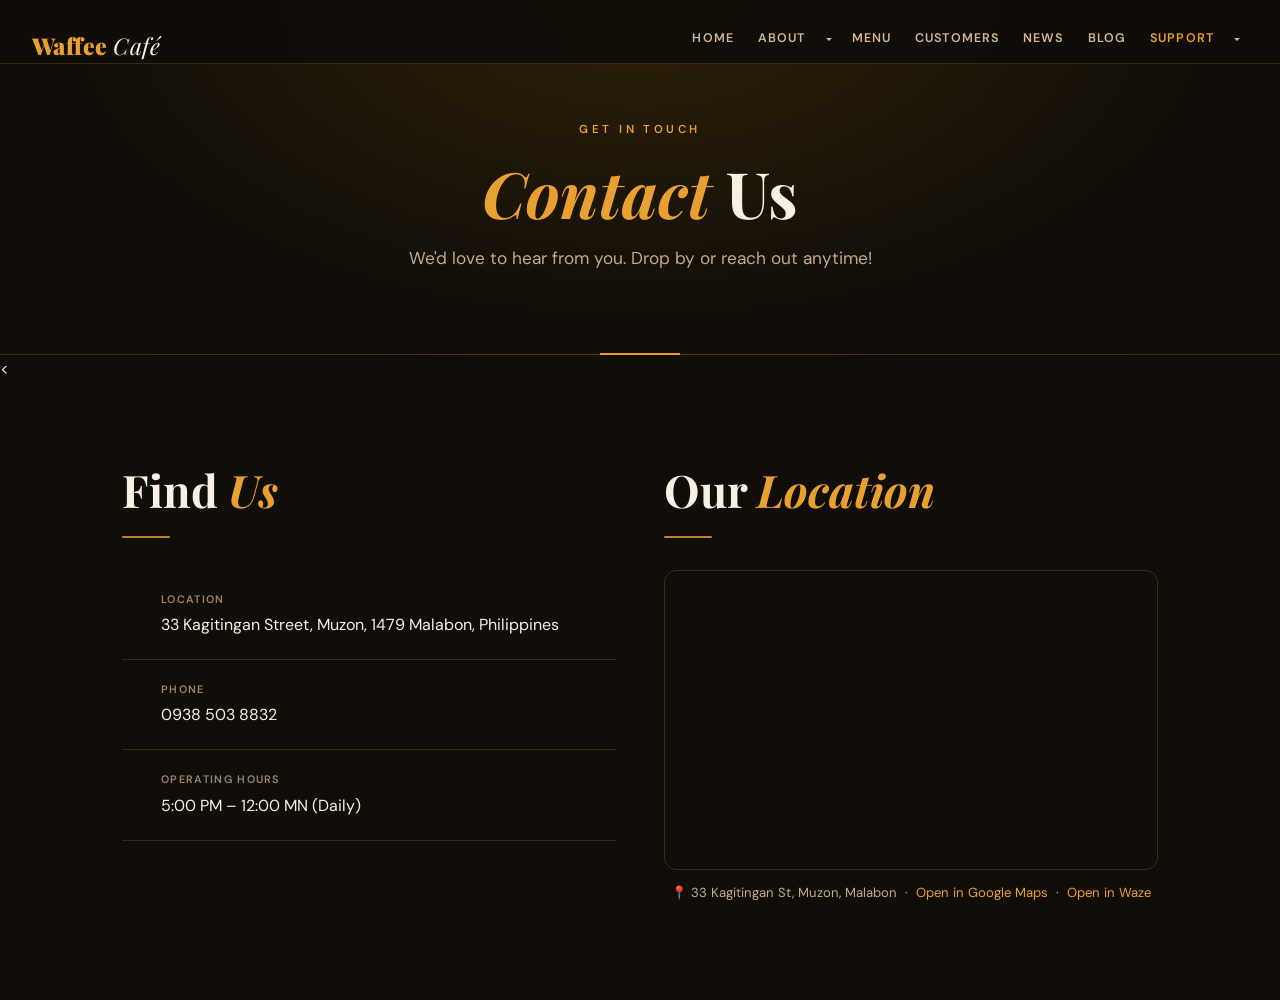
<file: contact.html>
<!DOCTYPE html>
<html lang="en">
<head>
  <meta charset="UTF-8"/>
  <meta name="viewport" content="width=device-width, initial-scale=1.0"/>
  <title>Contact – Waffee Café</title>
  <link rel="stylesheet" href="https://cdn.jsdelivr.net/npm/bootstrap@5.3.3/dist/css/bootstrap.min.css"/>
  <link rel="stylesheet" href="https://cdn.jsdelivr.net/npm/bootstrap-icons@1.11.3/font/bootstrap-icons.min.css"/>
  <link rel="stylesheet" href="style.css"/>
</head>
<body>

<nav>
  <a class="nav-logo" href="index.html">Waffee <span>Café</span></a>
  <input type="checkbox" id="nav-toggle" hidden/>
  <label for="nav-toggle" class="hamburger"><span></span><span></span><span></span></label>
  <ul class="nav-links">
    <li><a href="index.html">Home</a></li>
    <li>
      <div class="dropdown nav-split-group">
        <a href="about.html" class="nav-split-main">About</a>
        <button type="button" class="nav-split-toggle dropdown-toggle dropdown-toggle-split" data-bs-toggle="dropdown" aria-expanded="false">
          <span class="visually-hidden">Toggle Dropdown</span>
        </button>
        <ul class="dropdown-menu nav-dropdown-menu">
          <li><a class="dropdown-item" href="personnel.html">Team</a></li>
        </ul>
      </div>
    </li>
    <li><a href="products.html">Menu</a></li>
    <li><a href="customers.html">Customers</a></li>
    <li><a href="news.html">News</a></li>
    <li><a href="blog.html">Blog</a></li>
    <li>
      <div class="dropdown nav-split-group">
        <a href="support.html" class="nav-split-main active">Support</a>
        <button type="button" class="nav-split-toggle dropdown-toggle dropdown-toggle-split" data-bs-toggle="dropdown" aria-expanded="false">
          <span class="visually-hidden">Toggle Dropdown</span>
        </button>
        <ul class="dropdown-menu nav-dropdown-menu">
          <li><a class="dropdown-item active" href="contact.html">Contact</a></li>
        </ul>
      </div>
    </li>
  </ul>
</nav>

<div class="page-header">
  <div class="eyebrow">Get in Touch</div>
  <h1><em style="color:var(--amber);font-style:italic;">Contact</em> Us</h1>
  <p>We'd love to hear from you. Drop by or reach out anytime!</p>
</div>

<<section class="section">
  <div class="grid-2" style="align-items:start;gap:3rem;">
    <div>
      <h2 class="section-title">Find <em>Us</em></h2>
      <div class="divider"></div>
      <div class="contact-row">
        <div class="contact-icon"></div>
        <div><div class="contact-label">Location</div><div class="contact-value">33 Kagitingan Street, Muzon, 1479 Malabon, Philippines</div></div>
      </div>
      <div class="contact-row">
        <div class="contact-icon"></div>
        <div><div class="contact-label">Phone</div><div class="contact-value">0938 503 8832</div></div>
      </div>
      <div class="contact-row">
        <div class="contact-icon"></div>
        <div><div class="contact-label">Operating Hours</div><div class="contact-value">5:00 PM – 12:00 MN (Daily)</div></div>
      </div>
    </div>
    <div>
      <h2 class="section-title">Our <em>Location</em></h2>
      <div class="divider"></div>
      <div style="border-radius:12px;overflow:hidden;border:1px solid var(--border);height:300px;">
        <iframe
          src="https://www.google.com/maps/embed?pb=!1m18!1m12!1m3!1d3860.123456789!2d120.9654!3d14.6540!2m3!1f0!2f0!3f0!3m2!1i1024!2i768!4f13.1!3m3!1m2!1s0x3397b6f1f0000001%3A0x1!2s33+Kagitingan+St%2C+Muzon%2C+Malabon%2C+Metro+Manila!5e0!3m2!1sen!2sph!4v1700000000000!5m2!1sen!2sph"
          width="100%" height="300" style="border:0;display:block;filter:invert(90%) hue-rotate(180deg);"
          allowfullscreen="" loading="lazy" referrerpolicy="no-referrer-when-downgrade"
          title="Waffee Café Location – 33 Kagitingan Street, Muzon, Malabon">
        </iframe>
      </div>
      <p style="color:var(--muted);font-size:0.82rem;margin-top:0.75rem;text-align:center;">
        📍 33 Kagitingan St, Muzon, Malabon &nbsp;·&nbsp;
        <a href="https://maps.app.goo.gl/o8bSihCyTgfjGDuCA" target="_blank" style="color:var(--amber);text-decoration:none;">Open in Google Maps</a>
        &nbsp;·&nbsp;
        <a href="https://waze.com/ul?q=33+Kagitingan+Street+Muzon+Malabon+Philippines" target="_blank" style="color:var(--amber);text-decoration:none;">Open in Waze</a>
      </p>
    </div>
  </div>
</section>
</file>
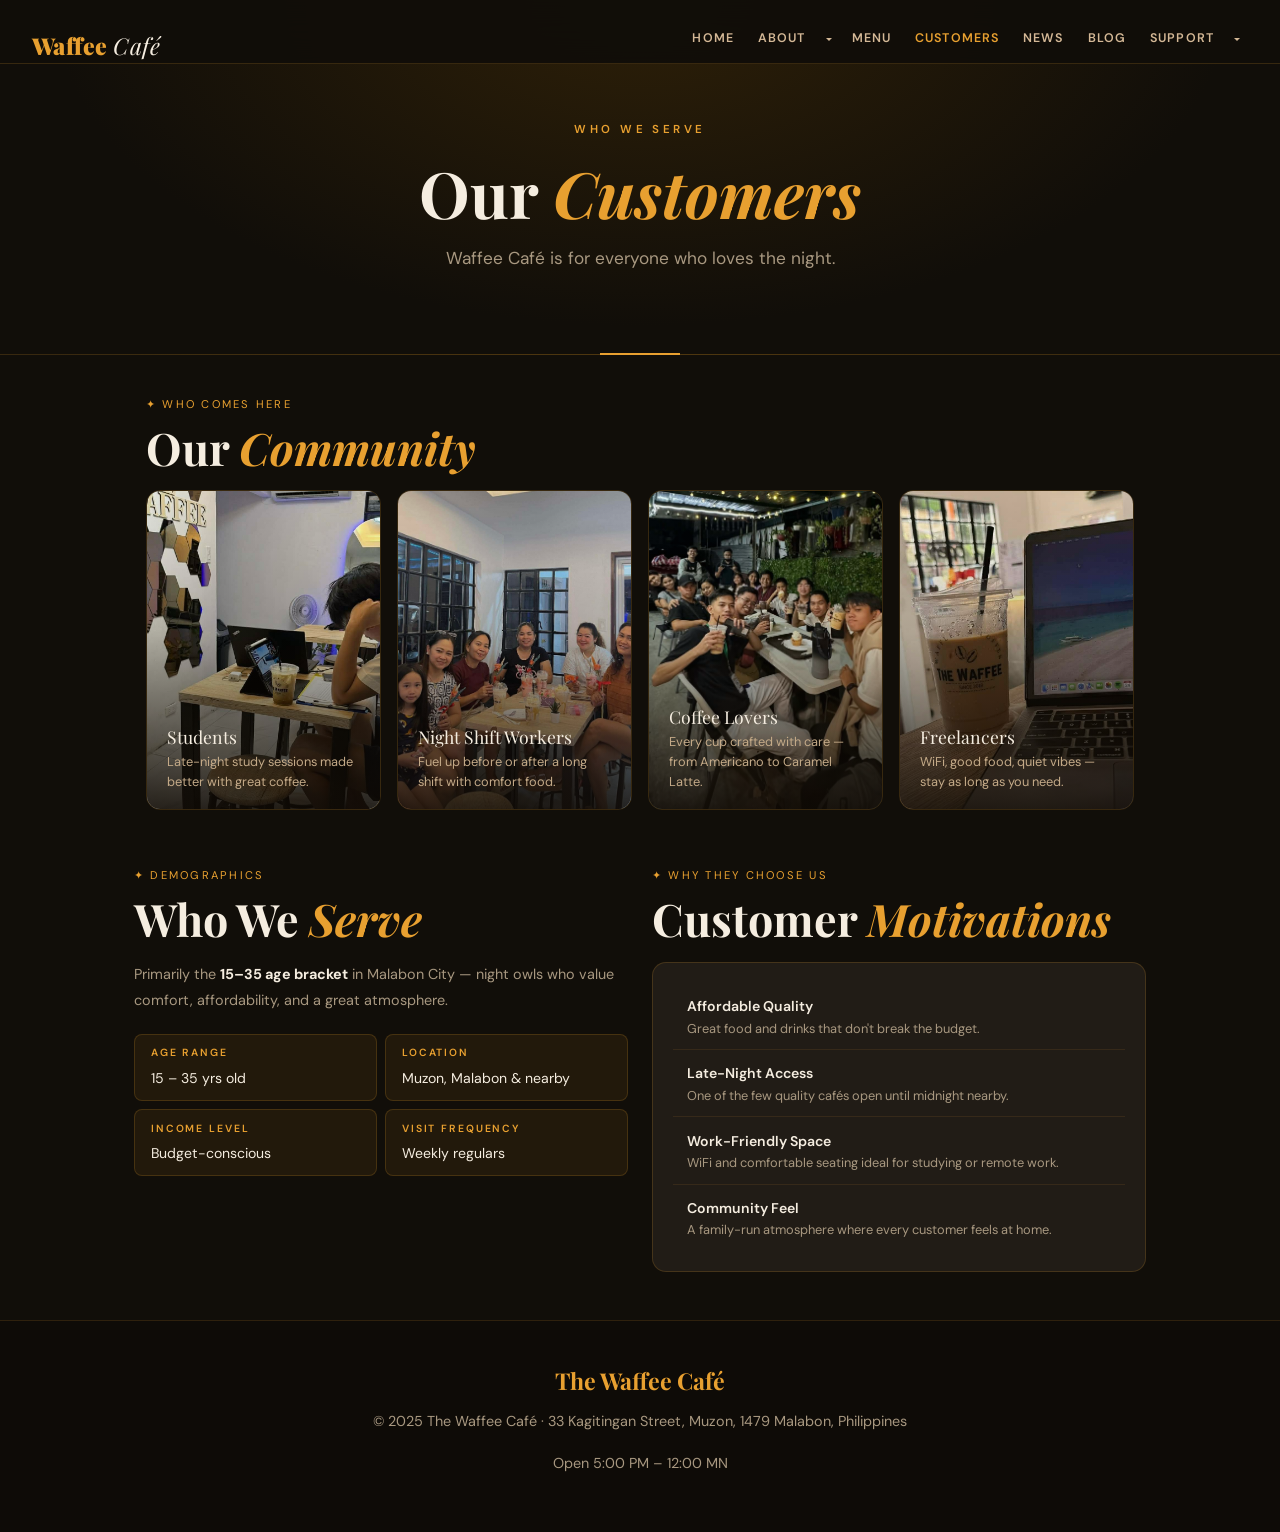
<file: customers.html>
<!DOCTYPE html>
<html lang="en">
<head>
  <meta charset="UTF-8"/>
  <meta name="viewport" content="width=device-width, initial-scale=1.0"/>
  <title>Customers – Waffee Café</title>
  <link rel="stylesheet" href="https://cdn.jsdelivr.net/npm/bootstrap@5.3.3/dist/css/bootstrap.min.css"/>
  <link rel="stylesheet" href="https://cdn.jsdelivr.net/npm/bootstrap-icons@1.11.3/font/bootstrap-icons.min.css"/>
  <link href="https://fonts.googleapis.com/css2?family=Playfair+Display:ital,wght@0,600;1,600&family=DM+Sans:wght@300;400;500&display=swap" rel="stylesheet"/>
  <link rel="stylesheet" href="style.css"/>

  <style>
    :root {
      --amber: #e8a030;
      --cream: #f5ede0;
      --muted: #a89880;
      --dark:  #1a1510;
      --card-bg: #211c16;
    }

    /* ── Customer Cards ── */
    .cust-card {
      position: relative;
      border-radius: 14px;
      overflow: hidden;
      border: 1px solid rgba(232,160,48,0.18);
      transition: transform .25s, box-shadow .25s, border-color .25s;
      height: 320px;
    }
    .cust-card:hover {
      transform: translateY(-4px);
      box-shadow: 0 14px 40px rgba(0,0,0,0.5);
      border-color: rgba(232,160,48,0.5);
    }
    .cust-card img {
      width: 100%;
      height: 100%;
      object-fit: cover;
      object-position: center;
      display: block;
      transition: transform 0.5s ease;
    }
    .cust-card:hover img {
      transform: scale(1.06);
    }
    .cust-card-overlay {
      position: absolute;
      inset: 0;
      background: linear-gradient(to top, rgba(15,10,5,0.88) 0%, rgba(15,10,5,0.2) 55%, transparent 100%);
      display: flex;
      flex-direction: column;
      justify-content: flex-end;
      padding: 1.25rem 1.25rem 1.1rem;
    }
    .cust-card-icon {
      font-size: 1.6rem;
      margin-bottom: 0.3rem;
      line-height: 1;
    }
    .cust-card-title {
      font-family: 'Playfair Display', serif;
      color: var(--cream);
      font-size: 1.1rem;
      margin-bottom: 0.3rem;
      line-height: 1.2;
    }
    .cust-card-text {
      font-family: 'DM Sans', sans-serif;
      color: #c4aa88;
      font-size: 0.8rem;
      line-height: 1.55;
      margin: 0;
    }

    /* ── Motivation List ── */
    .motiv-item {
      display: flex;
      gap: 0.85rem;
      align-items: flex-start;
      padding: 0.7rem 0;
      border-bottom: 1px solid rgba(232,160,48,0.1);
    }
    .motiv-item:last-child { border-bottom: none; }
    .motiv-icon { color: var(--amber); font-size: 1.1rem; flex-shrink: 0; margin-top: 2px; }
    .motiv-title { color: var(--cream); font-weight: 600; font-size: 0.88rem; font-family: 'DM Sans', sans-serif; }
    .motiv-desc  { color: var(--muted); font-size: 0.8rem; font-family: 'DM Sans', sans-serif; line-height: 1.5; }

    /* ── Demo stat pill ── */
    .demo-pill {
      background: rgba(232,160,48,0.08);
      border: 1px solid rgba(232,160,48,0.18);
      border-radius: 8px;
      padding: 0.6rem 1rem;
      font-family: 'DM Sans', sans-serif;
    }
    .demo-pill-label {
      color: var(--amber);
      font-size: 0.65rem;
      letter-spacing: 0.18em;
      text-transform: uppercase;
      font-weight: 600;
      margin-bottom: 0.2rem;
    }
    .demo-pill-value {
      color: var(--cream);
      font-size: 0.88rem;
    }

    .section-label {
      font-family: 'DM Sans', sans-serif;
      font-size: 0.7rem;
      letter-spacing: 0.2em;
      text-transform: uppercase;
      color: var(--amber);
      margin-bottom: 0.4rem;
    }
  </style>
</head>
<body>

<nav>
  <a class="nav-logo" href="index.html">Waffee <span>Café</span></a>
  <input type="checkbox" id="nav-toggle" hidden/>
  <label for="nav-toggle" class="hamburger"><span></span><span></span><span></span></label>
  <ul class="nav-links">
    <li><a href="index.html">Home</a></li>
    <li>
      <div class="dropdown nav-split-group">
        <a href="about.html" class="nav-split-main">About</a>
        <button type="button" class="nav-split-toggle dropdown-toggle dropdown-toggle-split" data-bs-toggle="dropdown" aria-expanded="false">
          <span class="visually-hidden">Toggle Dropdown</span>
        </button>
        <ul class="dropdown-menu nav-dropdown-menu">
          <li><a class="dropdown-item" href="personnel.html">Team</a></li>
        </ul>
      </div>
    </li>
    <li><a href="products.html">Menu</a></li>
    <li><a href="customers.html" class="active">Customers</a></li>
    <li><a href="news.html">News</a></li>
    <li><a href="blog.html">Blog</a></li>
    <li>
      <div class="dropdown nav-split-group">
        <a href="support.html" class="nav-split-main">Support</a>
        <button type="button" class="nav-split-toggle dropdown-toggle dropdown-toggle-split" data-bs-toggle="dropdown" aria-expanded="false">
          <span class="visually-hidden">Toggle Dropdown</span>
        </button>
        <ul class="dropdown-menu nav-dropdown-menu">
          <li><a class="dropdown-item" href="contact.html">Contact</a></li>
        </ul>
      </div>
    </li>
  </ul>
</nav>

<!-- PAGE HEADER -->
<div class="page-header">
  <div class="eyebrow">Who We Serve</div>
  <h1>Our <em style="color:var(--amber);font-style:italic;">Customers</em></h1>
  <p>Waffee Café is for everyone who loves the night.</p>
</div>

<!-- WHO COMES HERE — Image Cards -->
<section class="section" style="padding-top:2.5rem;padding-bottom:2rem;">
  <div class="container-fluid px-4">

    <div class="mb-3">
      <div class="section-label">✦ Who Comes Here</div>
      <h2 class="section-title" style="margin-bottom:0;">Our <em>Community</em></h2>
    </div>

    <div class="row g-3">
      <div class="col-6 col-lg-3">
        <div class="cust-card">
          <img src="images/students.jpg" alt="Students"/>
          <div class="cust-card-overlay">
            <div class="cust-card-icon"></div>
            <div class="cust-card-title">Students</div>
            <p class="cust-card-text">Late-night study sessions made better with great coffee.</p>
          </div>
        </div>
      </div>
      <div class="col-6 col-lg-3">
        <div class="cust-card">
          <img src="images/nightshift.jpg" alt="Night Shift Workers"/>
          <div class="cust-card-overlay">
            <div class="cust-card-icon"></div>
            <div class="cust-card-title">Night Shift Workers</div>
            <p class="cust-card-text">Fuel up before or after a long shift with comfort food.</p>
          </div>
        </div>
      </div>
      <div class="col-6 col-lg-3">
        <div class="cust-card">
          <img src="images/coffeelovers.jpg" alt="Coffee Lovers"/>
          <div class="cust-card-overlay">
            <div class="cust-card-icon"></div>
            <div class="cust-card-title">Coffee Lovers</div>
            <p class="cust-card-text">Every cup crafted with care — from Americano to Caramel Latte.</p>
          </div>
        </div>
      </div>
      <div class="col-6 col-lg-3">
        <div class="cust-card">
          <img src="images/freelancer.jpg" alt="Freelancers"/>
          <div class="cust-card-overlay">
            <div class="cust-card-icon"></div>
            <div class="cust-card-title">Freelancers</div>
            <p class="cust-card-text">WiFi, good food, quiet vibes — stay as long as you need.</p>
          </div>
        </div>
      </div>
    </div>

  </div>
</section>

<!-- DEMOGRAPHICS + MOTIVATIONS -->
<section class="section" style="padding-top:1.5rem;padding-bottom:3rem;">
  <div class="container">
    <div class="row g-4 align-items-start">

      <!-- Demographics -->
      <div class="col-12 col-md-6">
        <div class="section-label">✦ Demographics</div>
        <h2 class="section-title mb-3">Who We <em>Serve</em></h2>
        <p style="color:var(--muted);font-family:'DM Sans',sans-serif;font-size:0.9rem;line-height:1.8;margin-bottom:1.25rem;">
          Primarily the <strong style="color:var(--cream);">15–35 age bracket</strong> in Malabon City — night owls who value comfort, affordability, and a great atmosphere.
        </p>
        <div class="row g-2">
          <div class="col-6">
            <div class="demo-pill">
              <div class="demo-pill-label">Age Range</div>
              <div class="demo-pill-value">15 – 35 yrs old</div>
            </div>
          </div>
          <div class="col-6">
            <div class="demo-pill">
              <div class="demo-pill-label">Location</div>
              <div class="demo-pill-value">Muzon, Malabon & nearby</div>
            </div>
          </div>
          <div class="col-6">
            <div class="demo-pill">
              <div class="demo-pill-label">Income Level</div>
              <div class="demo-pill-value">Budget-conscious</div>
            </div>
          </div>
          <div class="col-6">
            <div class="demo-pill">
              <div class="demo-pill-label">Visit Frequency</div>
              <div class="demo-pill-value">Weekly regulars</div>
            </div>
          </div>
        </div>
      </div>

      <!-- Motivations -->
      <div class="col-12 col-md-6">
        <div class="section-label">✦ Why They Choose Us</div>
        <h2 class="section-title mb-3">Customer <em>Motivations</em></h2>
        <div style="background:#211c16;border:1px solid rgba(232,160,48,0.18);border-radius:14px;padding:1.25rem;">
          <div class="motiv-item">
            <span class="motiv-icon"></span>
            <div>
              <div class="motiv-title">Affordable Quality</div>
              <div class="motiv-desc">Great food and drinks that don't break the budget.</div>
            </div>
          </div>
          <div class="motiv-item">
            <span class="motiv-icon"></span>
            <div>
              <div class="motiv-title">Late-Night Access</div>
              <div class="motiv-desc">One of the few quality cafés open until midnight nearby.</div>
            </div>
          </div>
          <div class="motiv-item">
            <span class="motiv-icon"></span>
            <div>
              <div class="motiv-title">Work-Friendly Space</div>
              <div class="motiv-desc">WiFi and comfortable seating ideal for studying or remote work.</div>
            </div>
          </div>
          <div class="motiv-item">
            <span class="motiv-icon"></span>
            <div>
              <div class="motiv-title">Community Feel</div>
              <div class="motiv-desc">A family-run atmosphere where every customer feels at home.</div>
            </div>
          </div>
        </div>
      </div>

    </div>
  </div>
</section>

<footer>
  <div class="footer-logo">The Waffee Café</div>
  <p>© 2025 The Waffee Café · 33 Kagitingan Street, Muzon, 1479 Malabon, Philippines</p>
  <p style="margin-top:0.25rem;">Open 5:00 PM – 12:00 MN</p>
</footer>

<script src="https://cdn.jsdelivr.net/npm/bootstrap@5.3.3/dist/js/bootstrap.bundle.min.js"></script>
</body>
</html>
</file>
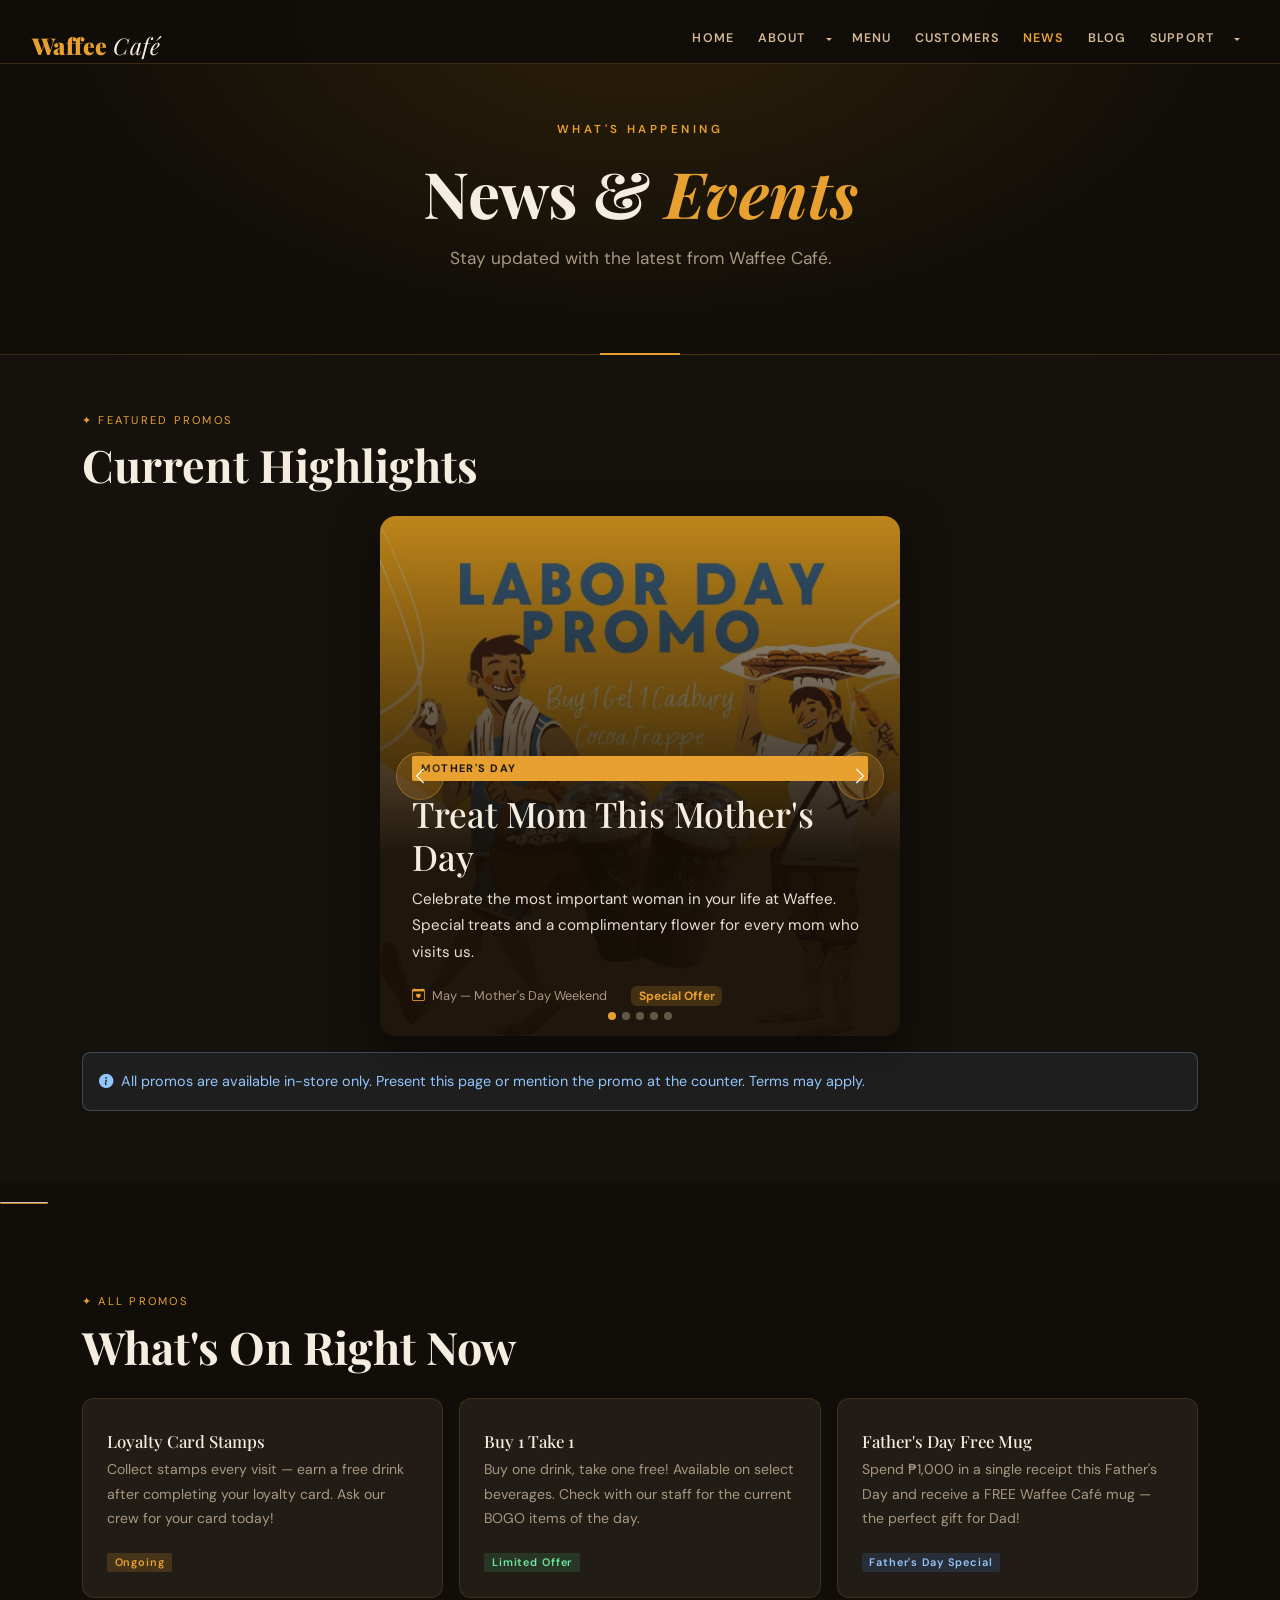
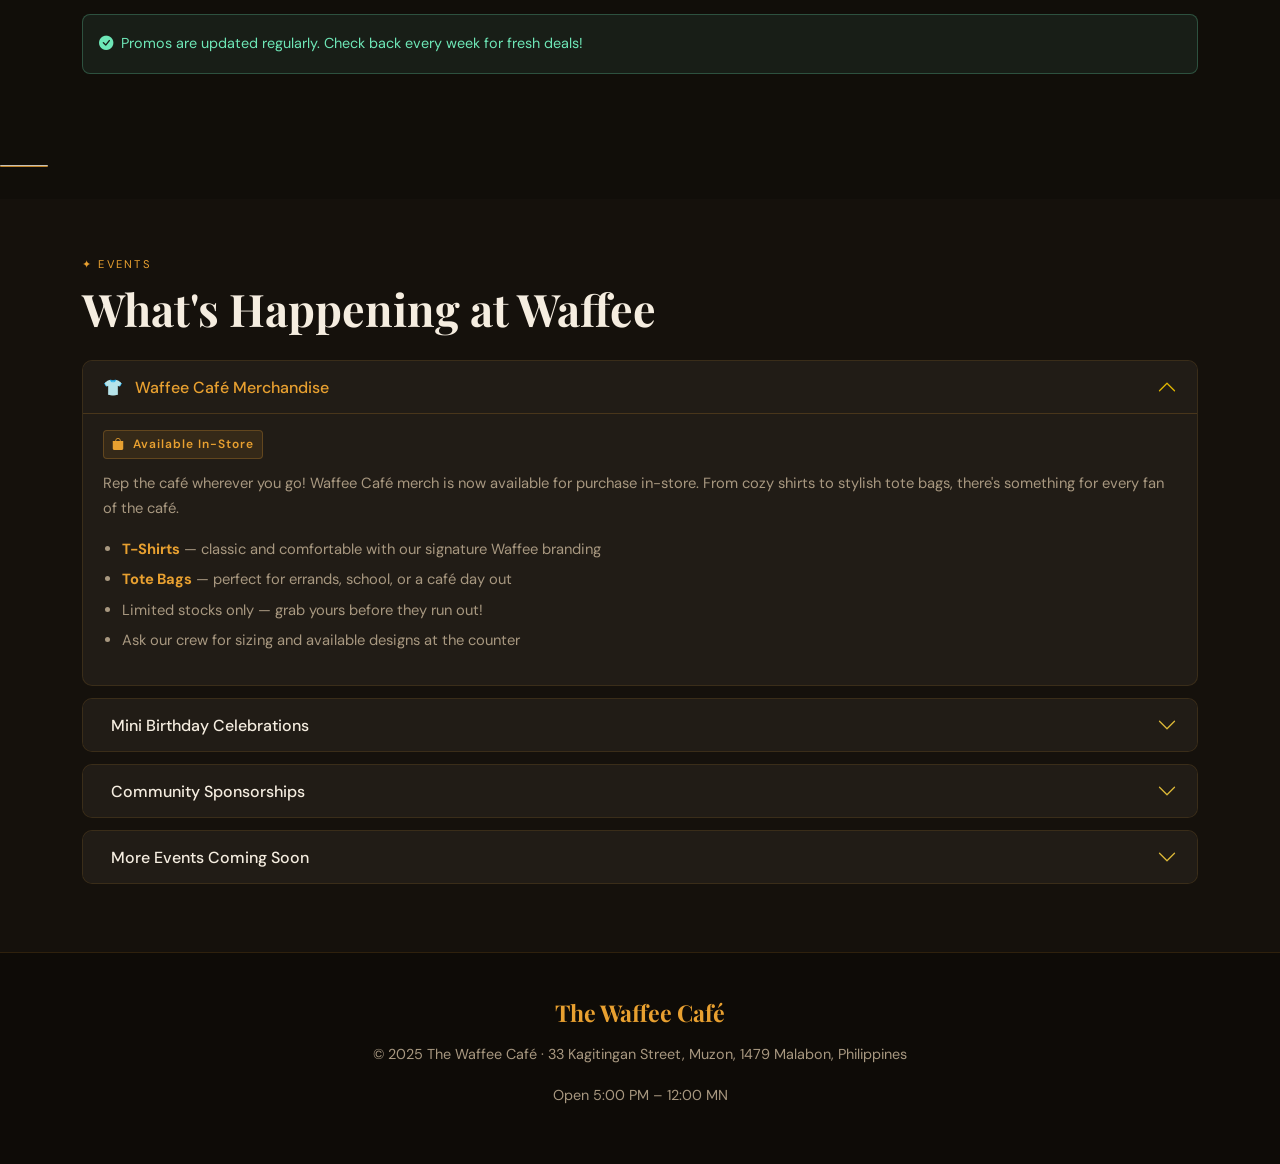
<file: news.html>
<!DOCTYPE html>
<html lang="en">
<head>
  <meta charset="UTF-8"/>
  <meta name="viewport" content="width=device-width, initial-scale=1.0"/>
  <title>News & Events – Waffee Café</title>

  <!-- Bootstrap 5 -->
  <link href="https://cdn.jsdelivr.net/npm/bootstrap@5.3.3/dist/css/bootstrap.min.css" rel="stylesheet"/>
  <!-- Bootstrap Icons -->
  <link href="https://cdn.jsdelivr.net/npm/bootstrap-icons@1.11.3/font/bootstrap-icons.min.css" rel="stylesheet"/>
  <!-- Google Fonts -->
  <link href="https://fonts.googleapis.com/css2?family=Playfair+Display:ital,wght@0,600;1,600&family=DM+Sans:wght@300;400;500&display=swap" rel="stylesheet"/>
  <!-- Existing stylesheet -->
  <link rel="stylesheet" href="style.css"/>

  <style>
    /* ── CSS Variables (mirrors Waffee palette) ── */
    :root {
      --amber:  #e8a030;
      --cream:  #f5ede0;
      --muted:  #a89880;
      --dark:   #1a1510;
      --card-bg:#211c16;
    }

    /* ── Section label ── */
    .section-label {
      font-family: 'DM Sans', sans-serif;
      font-size: 0.7rem;
      letter-spacing: 0.2em;
      text-transform: uppercase;
      color: var(--amber);
      margin-bottom: 0.5rem;
    }

    /* ── Holiday Alert Banner ── */
    #holiday-banner {
      display: none;
      border-radius: 0;
      border: none;
      border-bottom: 2px solid var(--amber);
      background: linear-gradient(90deg, #3b2800 0%, #211c16 50%, #3b2800 100%);
      color: var(--cream);
      font-family: 'DM Sans', sans-serif;
      padding: 1rem 1.5rem;
    }
    #holiday-banner .badge {
      background: var(--amber) !important;
      color: #1a1510;
      font-weight: 700;
      font-size: 0.72rem;
      letter-spacing: 0.08em;
      text-transform: uppercase;
      padding: 0.4em 0.75em;
      border-radius: 2px;
    }
    #holiday-banner strong { color: var(--amber); }

    /* ── Promo Carousel ── */
    #promoCarousel {
      border-radius: 16px;
      overflow: hidden;
      box-shadow: 0 16px 48px rgba(0,0,0,0.5);
      max-width: 520px;
      margin: 0 auto;
    }
    /* Force a perfect square on the carousel */
    #promoCarousel,
    #promoCarousel .carousel-inner,
    #promoCarousel .carousel-item {
      aspect-ratio: 1 / 1;
    }
    .carousel-slide {
      width: 100%;
      height: 100%;
      position: relative;
      overflow: hidden;
      display: flex;
      flex-direction: column;
      justify-content: flex-end;
    }
    .carousel-slide-img-wrap {
      position: absolute;
      inset: 0;
      z-index: 0;
    }
    .carousel-slide-img-wrap img {
      width: 100%;
      height: 100%;
      object-fit: cover;
      object-position: center;
      display: block;
    }
    .carousel-slide-body {
      position: relative;
      z-index: 2;
      display: flex;
      flex-direction: column;
      justify-content: flex-end;
      padding: 2rem 2rem 1.8rem;
    }
    .carousel-slide::before {
      content: '';
      position: absolute;
      inset: 0;
      background: linear-gradient(to top, rgba(20,13,5,0.95) 35%, rgba(20,13,5,0.25) 100%);
      z-index: 1;
      pointer-events: none;
    }
    .carousel-slide-bg {
      position: absolute;
      inset: 0;
      background-size: cover;
      background-position: center;
      z-index: 0;
      transition: transform 6s ease;
    }
    .carousel-item.active .carousel-slide-bg { transform: scale(1.04); }
    .carousel-content { position: relative; z-index: 2; }
    .carousel-promo-tag {
      display: inline-block;
      background: var(--amber);
      color: #1a1510;
      font-family: 'DM Sans', sans-serif;
      font-size: 0.68rem;
      font-weight: 700;
      letter-spacing: 0.12em;
      text-transform: uppercase;
      padding: 0.3em 0.8em;
      border-radius: 2px;
      margin-bottom: 0.75rem;
    }
    .carousel-title {
      font-family: 'Playfair Display', serif;
      color: var(--cream);
      font-size: clamp(1.5rem, 4vw, 2.2rem);
      margin-bottom: 0.5rem;
      line-height: 1.2;
    }
    .carousel-desc {
      color: rgba(248,240,227,0.92);
      font-family: 'DM Sans', sans-serif;
      font-size: 0.95rem;
      max-width: 520px;
      margin-bottom: 1.2rem;
    }
    .carousel-validity {
      font-family: 'DM Sans', sans-serif;
      font-size: 0.8rem;
      color: var(--muted);
    }
    .carousel-validity i { color: var(--amber); margin-right: 0.3em; }

    /* Carousel controls */
    .carousel-control-prev, .carousel-control-next {
      width: 48px;
      height: 48px;
      border-radius: 50%;
      background: rgba(232,160,48,0.2);
      border: 1px solid rgba(232,160,48,0.35);
      top: 50%;
      transform: translateY(-50%);
      opacity: 1;
    }
    .carousel-control-prev { left: 1rem; }
    .carousel-control-next { right: 1rem; }
    .carousel-control-prev-icon,
    .carousel-control-next-icon { width: 18px; height: 18px; }
    .carousel-indicators [data-bs-target] {
      background-color: var(--muted);
      width: 8px; height: 8px;
      border-radius: 50%;
      border: none;
    }
    .carousel-indicators .active { background-color: var(--amber); }

    /* ── Active Promos List ── */
    .promo-card {
      background: var(--card-bg);
      border: 1px solid rgba(232,160,48,0.15);
      border-radius: 12px;
      padding: 1.4rem 1.5rem;
      transition: border-color .25s, transform .25s;
      font-family: 'DM Sans', sans-serif;
      height: 100%;
    }
    .promo-card:hover {
      border-color: rgba(232,160,48,0.45);
      transform: translateY(-3px);
    }
    .promo-card .promo-icon {
      font-size: 1.6rem;
      margin-bottom: 0.6rem;
      display: block;
    }
    .promo-card h5 {
      font-family: 'Playfair Display', serif;
      color: var(--cream);
      font-size: 1.05rem;
      margin-bottom: 0.4rem;
    }
    .promo-card p { color: var(--muted); font-size: 0.88rem; margin: 0; }
    .promo-card .badge {
      font-size: 0.68rem;
      letter-spacing: 0.08em;
      font-weight: 600;
      border-radius: 2px;
      padding: 0.35em 0.7em;
    }
    .badge-amber { background: rgba(232,160,48,0.18) !important; color: var(--amber) !important; }
    .badge-green { background: rgba(80,200,120,0.15) !important; color: #6ee7a0 !important; }
    .badge-blue  { background: rgba(80,150,240,0.15) !important; color: #93c5fd !important; }

    /* ── Accordion (Events) ── */
    .accordion-item {
      background: var(--card-bg) !important;
      border: 1px solid rgba(232,160,48,0.12) !important;
      border-radius: 10px !important;
      margin-bottom: 0.75rem;
      overflow: hidden;
    }
    .accordion-button {
      background: var(--card-bg) !important;
      color: var(--cream) !important;
      font-family: 'DM Sans', sans-serif;
      font-weight: 500;
      font-size: 1rem;
      box-shadow: none !important;
    }
    .accordion-button::after {
      filter: invert(70%) sepia(50%) saturate(500%) hue-rotate(10deg);
    }
    .accordion-button:not(.collapsed) {
      color: var(--amber) !important;
      border-bottom: 1px solid rgba(232,160,48,0.2);
    }
    .accordion-body {
      color: var(--muted);
      font-family: 'DM Sans', sans-serif;
      font-size: 0.92rem;
      line-height: 1.7;
    }
    .accordion-body ul { padding-left: 1.2rem; }
    .accordion-body li { margin-bottom: 0.35rem; }
    .event-date {
      display: inline-block;
      background: rgba(232,160,48,0.1);
      border: 1px solid rgba(232,160,48,0.25);
      color: var(--amber);
      font-size: 0.75rem;
      font-weight: 600;
      letter-spacing: 0.08em;
      padding: 0.25em 0.7em;
      border-radius: 4px;
      margin-bottom: 0.75rem;
    }

    /* ── Coming Soon placeholder ── */
    .coming-soon-card {
      border: 1px dashed rgba(168,152,128,0.3);
      border-radius: 12px;
      padding: 2.5rem 1.5rem;
      text-align: center;
      color: var(--muted);
      font-family: 'DM Sans', sans-serif;
      font-size: 0.88rem;
    }
    .coming-soon-card i { font-size: 2rem; color: var(--muted); margin-bottom: 0.75rem; display: block; }

    /* ── Alert override ── */
    .alert-info-cafe {
      background: rgba(147,197,253,0.08);
      border: 1px solid rgba(147,197,253,0.25);
      color: #93c5fd;
      font-family: 'DM Sans', sans-serif;
      font-size: 0.9rem;
      border-radius: 8px;
    }
    .alert-success-cafe {
      background: rgba(110,231,183,0.08);
      border: 1px solid rgba(110,231,183,0.25);
      color: #6ee7b7;
      font-family: 'DM Sans', sans-serif;
      font-size: 0.9rem;
      border-radius: 8px;
    }

    /* ── Misc layout ── */
    .section-wrapper { padding: 3.5rem 0; }

    @media (max-width: 640px) {
      #promoCarousel { max-width: 100%; }
      .carousel-slide-body { padding: 1.4rem 1.4rem 1.2rem; }
    }

  </style>
</head>
<body>

<!-- ══════════════════════════════════════════════
     HOLIDAY ALERT BANNER (auto-shown on holidays)
     ══════════════════════════════════════════════ -->
<div id="holiday-banner" class="alert alert-dismissible mb-0" role="alert">
  <div class="container d-flex align-items-center gap-3 flex-wrap">
    <span class="badge" id="holiday-badge"> Holiday Special</span>
    <span id="holiday-message">
      It's <strong id="holiday-name">a holiday</strong> today! Enjoy our limited-time promo:
      <strong id="holiday-promo-text">10% off all drinks when you show this banner at the counter.</strong>
    </span>
    <button type="button" class="btn-close btn-close-white ms-auto" data-bs-dismiss="alert"></button>
  </div>
</div>


<!-- ══════════════════════════════════════════════
     NAV
     ══════════════════════════════════════════════ -->
<nav>
  <a class="nav-logo" href="index.html">Waffee <span>Café</span></a>
  <input type="checkbox" id="nav-toggle" hidden/>
  <label for="nav-toggle" class="hamburger"><span></span><span></span><span></span></label>
  <ul class="nav-links">
    <li><a href="index.html">Home</a></li>
    <li>
      <div class="dropdown nav-split-group">
        <a href="about.html" class="nav-split-main">About</a>
        <button type="button" class="nav-split-toggle dropdown-toggle dropdown-toggle-split" data-bs-toggle="dropdown" aria-expanded="false">
          <span class="visually-hidden">Toggle Dropdown</span>
        </button>
        <ul class="dropdown-menu nav-dropdown-menu">
          <li><a class="dropdown-item" href="personnel.html">Team</a></li>
        </ul>
      </div>
    </li>
    <li><a href="products.html">Menu</a></li>
    <li><a href="customers.html">Customers</a></li>
    <li><a href="news.html" class="active">News</a></li>
    <li><a href="blog.html">Blog</a></li>
    <li>
      <div class="dropdown nav-split-group">
        <a href="support.html" class="nav-split-main">Support</a>
        <button type="button" class="nav-split-toggle dropdown-toggle dropdown-toggle-split" data-bs-toggle="dropdown" aria-expanded="false">
          <span class="visually-hidden">Toggle Dropdown</span>
        </button>
        <ul class="dropdown-menu nav-dropdown-menu">
          <li><a class="dropdown-item" href="contact.html">Contact</a></li>
        </ul>
      </div>
    </li>
  </ul>
</nav>


<!-- ══════════════════════════════════════════════
     PAGE HEADER
     ══════════════════════════════════════════════ -->
<div class="page-header">
  <div class="eyebrow">What's Happening</div>
  <h1>News & <em style="color:var(--amber);font-style:italic;">Events</em></h1>
  <p>Stay updated with the latest from Waffee Café.</p>
</div>


<!-- ══════════════════════════════════════════════
     PROMO CAROUSEL
     ══════════════════════════════════════════════ -->
<section class="section-wrapper" style="background:#15110c;">
  <div class="container">

    <div class="mb-4">
      <div class="section-label">✦ Featured Promos</div>
      <h2 class="section-title">Current Highlights</h2>
    </div>

    <div id="promoCarousel" class="carousel slide carousel-fade" data-bs-ride="carousel" data-bs-interval="4500">

      <!-- Indicators -->
      <div class="carousel-indicators">
        <button type="button" data-bs-target="#promoCarousel" data-bs-slide-to="0" class="active"></button>
        <button type="button" data-bs-target="#promoCarousel" data-bs-slide-to="1"></button>
        <button type="button" data-bs-target="#promoCarousel" data-bs-slide-to="2"></button>
        <button type="button" data-bs-target="#promoCarousel" data-bs-slide-to="3"></button>
        <button type="button" data-bs-target="#promoCarousel" data-bs-slide-to="4"></button>
      </div>

      <div class="carousel-inner">

        <!-- Slide 1 – Mother's Day -->
        <div class="carousel-item active">
          <div class="carousel-slide" style="background: linear-gradient(135deg,#2a0a1a 0%,#1a1015 100%);">
            <div class="carousel-slide-bg" style="background-image: url('https://images.unsplash.com/photo-1464349095431-e9a21285b5f3?w=900&q=80');"></div>
            <div class="carousel-slide-img-wrap">
              <img src="images/news1.JPG" alt=""/>
            </div>
            <div class="carousel-slide-body">
              <span class="carousel-promo-tag"> Mother's Day</span>
              <h2 class="carousel-title">Treat Mom This Mother's Day</h2>
              <p class="carousel-desc">Celebrate the most important woman in your life at Waffee. Special treats and a complimentary flower for every mom who visits us.</p>
              <div class="d-flex align-items-center gap-4 flex-wrap">
                <div class="carousel-validity"><i class="bi bi-calendar-heart"></i> May — Mother's Day Weekend</div>
                <span class="badge badge-amber">Special Offer</span>
              </div>
            </div>
          </div>
        </div>

        <!-- Slide 2 – Anniversary Promo -->
        <div class="carousel-item">
          <div class="carousel-slide" style="background: linear-gradient(135deg,#1a1005 0%,#3b2200 100%);">
            <div class="carousel-slide-bg" style="background-image: url('https://images.unsplash.com/photo-1525268323446-0505b6fe7778?w=900&q=80');"></div>
            <div class="carousel-slide-img-wrap">
              <img src="images/news3.JPG" alt=""/>
            </div>
            <div class="carousel-slide-body">
              <span class="carousel-promo-tag"> Anniversary Promo</span>
              <h2 class="carousel-title">Waffee Celebrates — With You!</h2>
              <p class="carousel-desc">To mark another year of good coffee and great company, enjoy exclusive anniversary discounts and limited freebies for all our loyal guests.</p>
              <div class="d-flex align-items-center gap-4 flex-wrap">
                <div class="carousel-validity"><i class="bi bi-stars"></i> Limited Anniversary Run</div>
                <span class="badge badge-green">Exclusive Deal</span>
              </div>
            </div>
          </div>
        </div>

        <!-- Slide 3 – Labor Day -->
        <div class="carousel-item">
          <div class="carousel-slide" style="background: linear-gradient(135deg,#0a1a2a 0%,#101520 100%);">
            <div class="carousel-slide-bg" style="background-image: url('https://images.unsplash.com/photo-1509042239860-f550ce710b93?w=900&q=80');"></div>
            <div class="carousel-slide-img-wrap">
              <img src="images/news1.JPG" alt=""/>
            </div>
            <div class="carousel-slide-body">
              <span class="carousel-promo-tag"> Labor Day</span>
              <h2 class="carousel-title">You Earned It — Happy Labor Day</h2>
              <p class="carousel-desc">Workers deserve a break. Show any company ID or employee card and enjoy 20% off your total bill. Rest up, you've worked hard enough.</p>
              <div class="d-flex align-items-center gap-4 flex-wrap">
                <div class="carousel-validity"><i class="bi bi-calendar3"></i> May 1 — One Day Only</div>
                <span class="badge badge-blue">20% Off</span>
              </div>
            </div>
          </div>
        </div>

        <!-- Slide 4 – Fiesta Promo -->
        <div class="carousel-item">
          <div class="carousel-slide" style="background: linear-gradient(135deg,#1f1205 0%,#2e1800 100%);">
            <div class="carousel-slide-bg" style="background-image: url('https://images.unsplash.com/photo-1514190051997-0f6f39ca5cde?w=900&q=80');"></div>
            <div class="carousel-slide-img-wrap">
              <img src="images/news5.JPG" alt=""/>
            </div>
            <div class="carousel-slide-body">
              <span class="carousel-promo-tag"> Fiesta Promo</span>
              <h2 class="carousel-title">¡Viva la Fiesta! Celebrate With Us</h2>
              <p class="carousel-desc">It's fiesta season and Waffee is joining the fun! Enjoy festive bundles and group deals for your barkada. The more, the merrier.</p>
              <div class="d-flex align-items-center gap-4 flex-wrap">
                <div class="carousel-validity"><i class="bi bi-people-fill"></i> Fiesta Season — Group Deals</div>
                <span class="badge badge-amber">Barkada Bundles</span>
              </div>
            </div>
          </div>
        </div>

        <!-- Slide 5 – National Heroes Day -->
        <div class="carousel-item">
          <div class="carousel-slide" style="background: linear-gradient(135deg,#0f1a05 0%,#1a2800 100%);">
            <div class="carousel-slide-bg" style="background-image: url('https://images.unsplash.com/photo-1511671782779-c97d3d27a1d4?w=900&q=80');"></div>
            <div class="carousel-slide-img-wrap">
              <img src="images/news4.JPG" alt=""/>
            </div>
            <div class="carousel-slide-body">
              <span class="carousel-promo-tag">🇵🇭 National Heroes Day</span>
              <h2 class="carousel-title">Saluting Our Heroes</h2>
              <p class="carousel-desc">In honor of the brave men and women who shaped our nation — enjoy a Buy 1 Get 1 on all iced drinks. Mabuhay ang mga bayani!</p>
              <div class="d-flex align-items-center gap-4 flex-wrap">
                <div class="carousel-validity"><i class="bi bi-shield-fill"></i> August 25 — National Heroes Day</div>
                <span class="badge badge-green">Buy 1 Get 1</span>
              </div>
            </div>
          </div>
        </div>

      </div><!-- /.carousel-inner -->

      <!-- Controls -->
      <button class="carousel-control-prev" type="button" data-bs-target="#promoCarousel" data-bs-slide="prev">
        <span class="carousel-control-prev-icon"></span>
      </button>
      <button class="carousel-control-next" type="button" data-bs-target="#promoCarousel" data-bs-slide="next">
        <span class="carousel-control-next-icon"></span>
      </button>

    </div><!-- /#promoCarousel -->

    <!-- Info alert below carousel -->
    <div class="alert alert-info-cafe mt-3 d-flex gap-2 align-items-center" role="alert">
      <i class="bi bi-info-circle-fill"></i>
      <span>All promos are available in-store only. Present this page or mention the promo at the counter. Terms may apply.</span>
    </div>

  </div><!-- /.container -->
</section>


<hr class="divider"/>


<!-- ══════════════════════════════════════════════
     ACTIVE PROMOS QUICK CARDS
     ══════════════════════════════════════════════ -->
<section class="section-wrapper">
  <div class="container">

    <div class="mb-4">
      <div class="section-label">✦ All Promos</div>
      <h2 class="section-title">What's On Right Now</h2>
    </div>

    <div class="row g-3">
      <div class="col-12 col-sm-6 col-lg-4">
        <div class="promo-card">
          <span class="promo-icon"></span>
          <h5>Loyalty Card Stamps</h5>
          <p class="mb-3">Collect stamps every visit — earn a free drink after completing your loyalty card. Ask our crew for your card today!</p>
          <span class="badge badge-amber">Ongoing</span>
        </div>
      </div>
      <div class="col-12 col-sm-6 col-lg-4">
        <div class="promo-card">
          <span class="promo-icon"></span>
          <h5>Buy 1 Take 1</h5>
          <p class="mb-3">Buy one drink, take one free! Available on select beverages. Check with our staff for the current BOGO items of the day.</p>
          <span class="badge badge-green">Limited Offer</span>
        </div>
      </div>
      <div class="col-12 col-sm-6 col-lg-4">
        <div class="promo-card">
          <span class="promo-icon"></span>
          <h5>Father's Day Free Mug</h5>
          <p class="mb-3">Spend ₱1,000 in a single receipt this Father's Day and receive a FREE Waffee Café mug — the perfect gift for Dad!</p>
          <span class="badge badge-blue">Father's Day Special</span>
        </div>
      </div>
    </div>

    <!-- Success alert -->
    <div class="alert alert-success-cafe mt-3 d-flex gap-2 align-items-center" role="alert">
      <i class="bi bi-check-circle-fill"></i>
      <span>Promos are updated regularly. Check back every week for fresh deals!</span>
    </div>

  </div>
</section>


<hr class="divider"/>


<!-- ══════════════════════════════════════════════
     EVENTS ACCORDION
     ══════════════════════════════════════════════ -->
<section class="section-wrapper" style="background:#15110c;">
  <div class="container">

    <div class="mb-4">
      <div class="section-label">✦ Events</div>
      <h2 class="section-title">What's Happening at Waffee</h2>
    </div>

    <div class="accordion" id="eventsAccordion">

      <!-- Event 1 – Merch -->
      <div class="accordion-item">
        <h2 class="accordion-header">
          <button class="accordion-button" type="button" data-bs-toggle="collapse" data-bs-target="#event1">
            👕 &nbsp; Waffee Café Merchandise
          </button>
        </h2>
        <div id="event1" class="accordion-collapse collapse show" data-bs-parent="#eventsAccordion">
          <div class="accordion-body">
            <span class="event-date"><i class="bi bi-bag-fill"></i> &nbsp;Available In-Store</span>
            <p>Rep the café wherever you go! Waffee Café merch is now available for purchase in-store. From cozy shirts to stylish tote bags, there's something for every fan of the café.</p>
            <ul>
              <li> <strong style="color:var(--amber);">T-Shirts</strong> — classic and comfortable with our signature Waffee branding</li>
              <li> <strong style="color:var(--amber);">Tote Bags</strong> — perfect for errands, school, or a café day out</li>
              <li>Limited stocks only — grab yours before they run out!</li>
              <li>Ask our crew for sizing and available designs at the counter</li>
            </ul>
          </div>
        </div>
      </div>

      <!-- Event 2 – Birthday Celebrations -->
      <div class="accordion-item">
        <h2 class="accordion-header">
          <button class="accordion-button collapsed" type="button" data-bs-toggle="collapse" data-bs-target="#event2">
             &nbsp; Mini Birthday Celebrations
          </button>
        </h2>
        <div id="event2" class="accordion-collapse collapse" data-bs-parent="#eventsAccordion">
          <div class="accordion-body">
            <span class="event-date"><i class="bi bi-calendar3"></i> &nbsp;By Arrangement — Message Us to Book!</span>
            <p>Looking for a cozy place to celebrate? Waffee Café can host your little birthday gatherings! We set the vibe so you and your loved ones can focus on the fun.</p>
            <ul>
              <li>Ideal for intimate groups — celebrate in a warm, coffee-scented setting</li>
              <li>Personalized table setup and décor arrangements available</li>
              <li>Custom cake or dessert coordinations upon request</li>
              <li>Reach out to us through our socials or drop by to inquire</li>
            </ul>
          </div>
        </div>
      </div>

      <!-- Event 3 – Community Sponsorships -->
      <div class="accordion-item">
        <h2 class="accordion-header">
          <button class="accordion-button collapsed" type="button" data-bs-toggle="collapse" data-bs-target="#event3">
             &nbsp; Community Sponsorships
          </button>
        </h2>
        <div id="event3" class="accordion-collapse collapse" data-bs-parent="#eventsAccordion">
          <div class="accordion-body">
            <span class="event-date"><i class="bi bi-geo-alt-fill"></i> &nbsp;Local Barangay Events & Nearby Community Programs</span>
            <p>Waffee Café believes in giving back! We actively support and sponsor events happening in and around our local barangays and community spaces. If you're organizing something nearby, we'd love to be part of it.</p>
            <ul>
              <li>Open to sponsoring local sports fests, school programs, and cultural events</li>
              <li>Refreshment sponsorships for barangay-organized activities</li>
              <li>Collaborative pop-ups or booths at community gatherings</li>
              <li>Reach out to us through our socials or email to discuss partnership opportunities</li>
            </ul>
          </div>
        </div>
      </div>

      <!-- Event 4 – More Coming -->
      <div class="accordion-item">
        <h2 class="accordion-header">
          <button class="accordion-button collapsed" type="button" data-bs-toggle="collapse" data-bs-target="#event4">
             &nbsp; More Events Coming Soon
          </button>
        </h2>
        <div id="event4" class="accordion-collapse collapse" data-bs-parent="#eventsAccordion">
          <div class="accordion-body">
            We're always brewing up something new for our community. Follow us on social media or visit us at the counter to stay in the loop on upcoming events, collabs, and surprises!
          </div>
        </div>
      </div>

    </div><!-- /.accordion -->

  </div>
</section>


<!-- ══════════════════════════════════════════════
     FOOTER
     ══════════════════════════════════════════════ -->

<footer>
  <div class="footer-logo">The Waffee Café</div>
  <p>© 2025 The Waffee Café · 33 Kagitingan Street, Muzon, 1479 Malabon, Philippines</p>
  <p style="margin-top:0.25rem;">Open 5:00 PM – 12:00 MN</p>
</footer>


<!-- Bootstrap JS -->
<script src="https://cdn.jsdelivr.net/npm/bootstrap@5.3.3/dist/js/bootstrap.bundle.min.js"></script>

<!-- ══════════════════════════════════════════════
     HOLIDAY DETECTION SCRIPT
     ══════════════════════════════════════════════ -->
<script>
  // Philippine public holidays + special non-working days
  // Format: "MM-DD" for fixed dates, special handling for moving ones
  const PH_HOLIDAYS = [
    { date: "01-01", name: "New Year's Day",          promo: "Ring in the new year! Enjoy 15% off all drinks today." },
    { date: "02-25", name: "EDSA People Power Day",   promo: "Commemorating freedom — free upsize on any drink today!" },
    { date: "04-09", name: "Araw ng Kagitingan",      promo: "Honor the brave. Buy any waffle, get a free drip coffee." },
    { date: "05-01", name: "Labor Day",                promo: "Happy Labor Day! Workers get 20% off with any company ID." },
    { date: "06-12", name: "Independence Day",         promo: "Mabuhay! 12% off everything in honor of June 12." },
    { date: "08-21", name: "Ninoy Aquino Day",         promo: "In remembrance — complimentary cookie with any drink order." },
    { date: "08-25", name: "National Heroes Day",      promo: "Salute our heroes! Buy 1 Get 1 on all iced drinks today." },
    { date: "11-01", name: "All Saints' Day",          promo: "Spending the night out? Free coffee refill for staying guests." },
    { date: "11-02", name: "All Souls' Day",           promo: "A quiet night for remembrance. Comfort drinks at special prices." },
    { date: "11-30", name: "Bonifacio Day",            promo: "Viva Bonifacio! 15% off for groups of 3 or more." },
    { date: "12-08", name: "Immaculate Conception Day",promo: "Celebrate with us — free pastry with every drink order today." },
    { date: "12-24", name: "Christmas Eve",            promo: "Pasko na! Special holiday bundle: waffle + drink + dessert." },
    { date: "12-25", name: "Christmas Day",            promo: "Merry Christmas! Free hot choco for kids 12 & below." },
    { date: "12-30", name: "Rizal Day",                promo: "Honor Dr. Rizal — 30% off on your 30th peso item today." },
    { date: "12-31", name: "New Year's Eve",           promo: "Let's end the year right! Midnight specials until closing." },
  ];

  function getTodayKey() {
    const now = new Date();
    const mm = String(now.getMonth() + 1).padStart(2, '0');
    const dd = String(now.getDate()).padStart(2, '0');
    return `${mm}-${dd}`;
  }

  function checkHoliday() {
    const todayKey = getTodayKey();
    const holiday  = PH_HOLIDAYS.find(h => h.date === todayKey);
    if (!holiday) return;

    const banner   = document.getElementById('holiday-banner');
    const nameEl   = document.getElementById('holiday-name');
    const promoEl  = document.getElementById('holiday-promo-text');
    const badgeEl  = document.getElementById('holiday-badge');

    nameEl.textContent  = holiday.name;
    promoEl.textContent = holiday.promo;
    badgeEl.textContent = '🎉 Holiday Promo';
    banner.style.display = 'block';

    // Also inject a carousel slide for the holiday promo
    injectHolidaySlide(holiday);
  }

  function injectHolidaySlide(holiday) {
    const inner    = document.querySelector('#promoCarousel .carousel-inner');
    const indicators = document.querySelector('#promoCarousel .carousel-indicators');

    // Build slide
    const item = document.createElement('div');
    item.className = 'carousel-item';
    item.innerHTML = `
      <div class="carousel-slide" style="background:linear-gradient(135deg,#1a0a05 0%,#3b1000 100%);">
        <div class="carousel-slide-bg" style="background-image:url('https://images.unsplash.com/photo-1467810563316-b5af2cc7369b?w=900&q=80');"></div>
        <div class="carousel-content">
          <span class="carousel-promo-tag"> Holiday Special</span>
          <h2 class="carousel-title">${holiday.name} Promo</h2>
          <p class="carousel-desc">${holiday.promo}</p>
          <div class="d-flex align-items-center gap-4 flex-wrap">
            <div class="carousel-validity"><i class="bi bi-calendar-heart"></i> Today only</div>
            <span class="badge badge-amber">Limited Time</span>
          </div>
        </div>
      </div>`;

    // Prepend to make it first
    inner.insertBefore(item, inner.firstChild);

    // Remove 'active' from current first slide, set to new one
    inner.querySelector('.carousel-item.active')?.classList.remove('active');
    item.classList.add('active');

    // Add indicator
    const btn = document.createElement('button');
    btn.type = 'button';
    btn.setAttribute('data-bs-target', '#promoCarousel');
    btn.setAttribute('data-bs-slide-to', '0');
    btn.classList.add('active');
    // Shift existing indicator indices
    indicators.querySelectorAll('[data-bs-slide-to]').forEach(b => {
      b.setAttribute('data-bs-slide-to', parseInt(b.getAttribute('data-bs-slide-to')) + 1);
      b.classList.remove('active');
    });
    indicators.insertBefore(btn, indicators.firstChild);
  }

  checkHoliday();
</script>

</body>
</html>
</file>
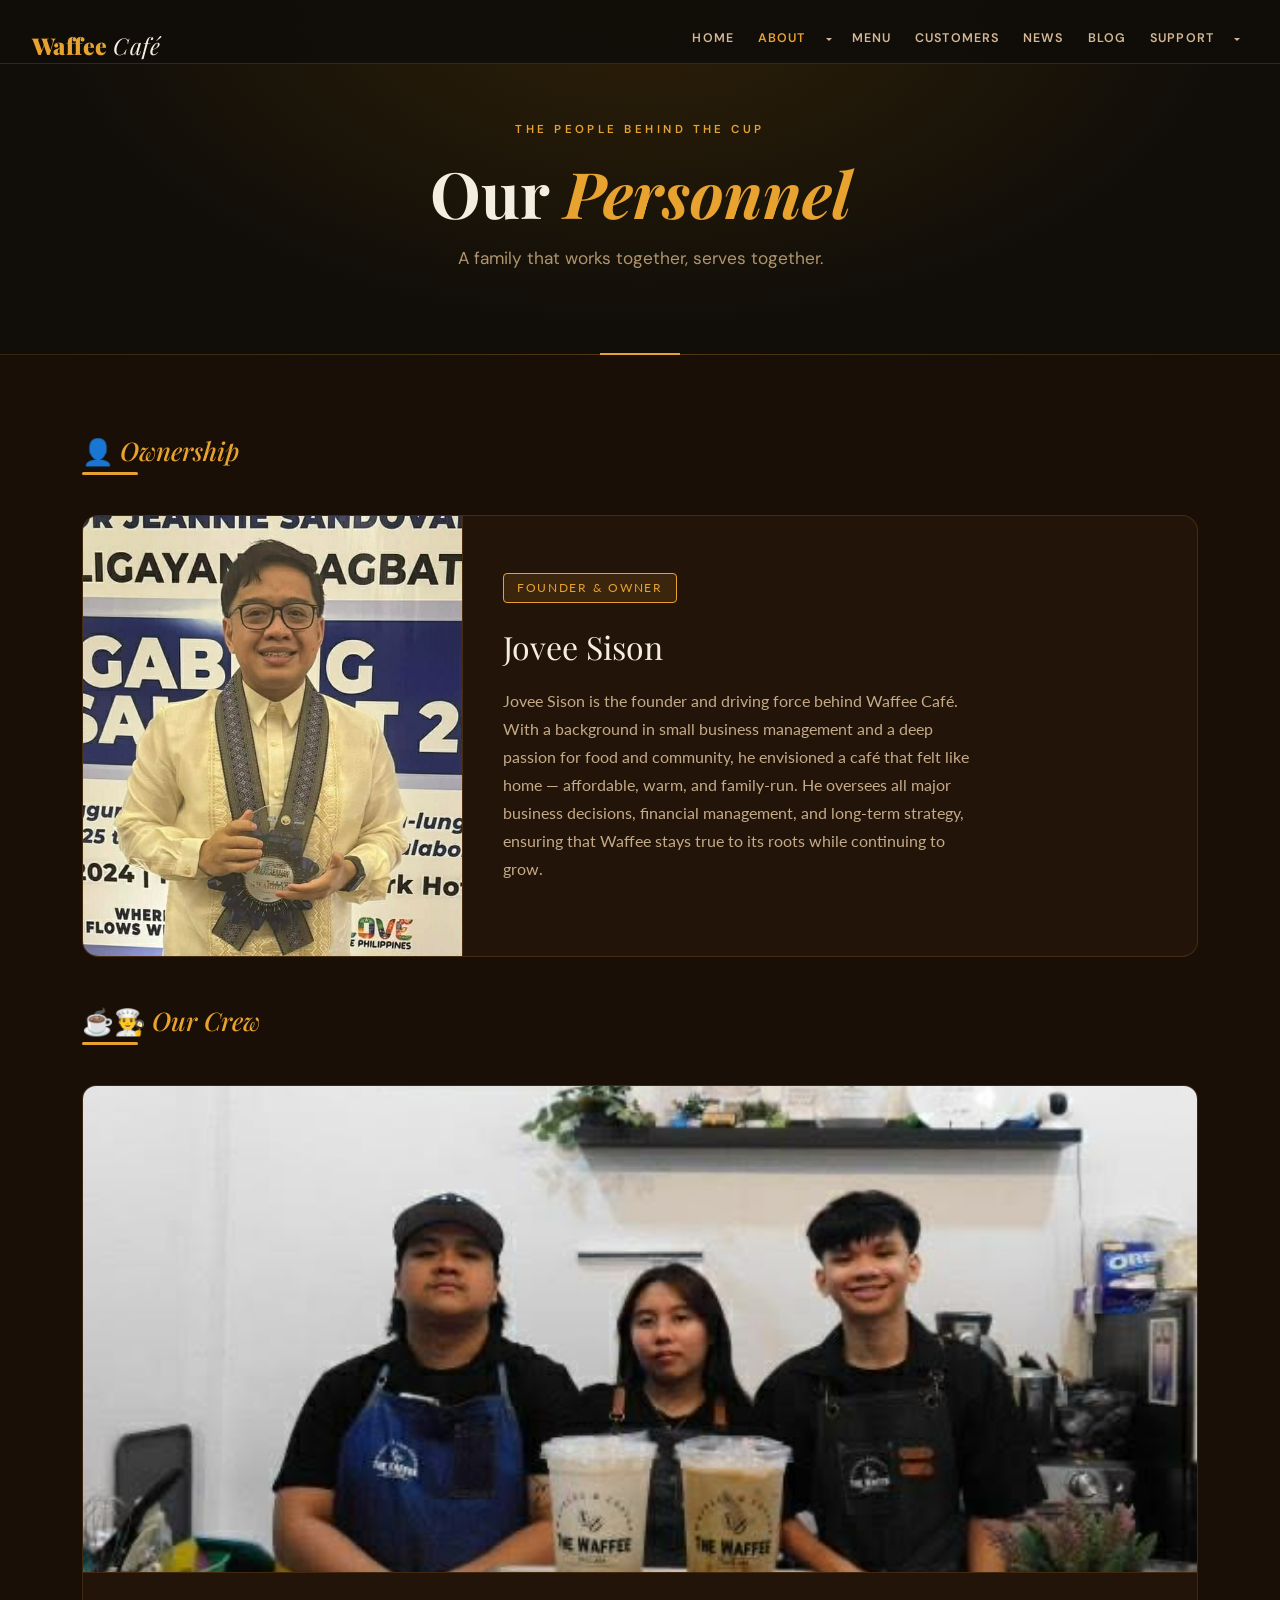
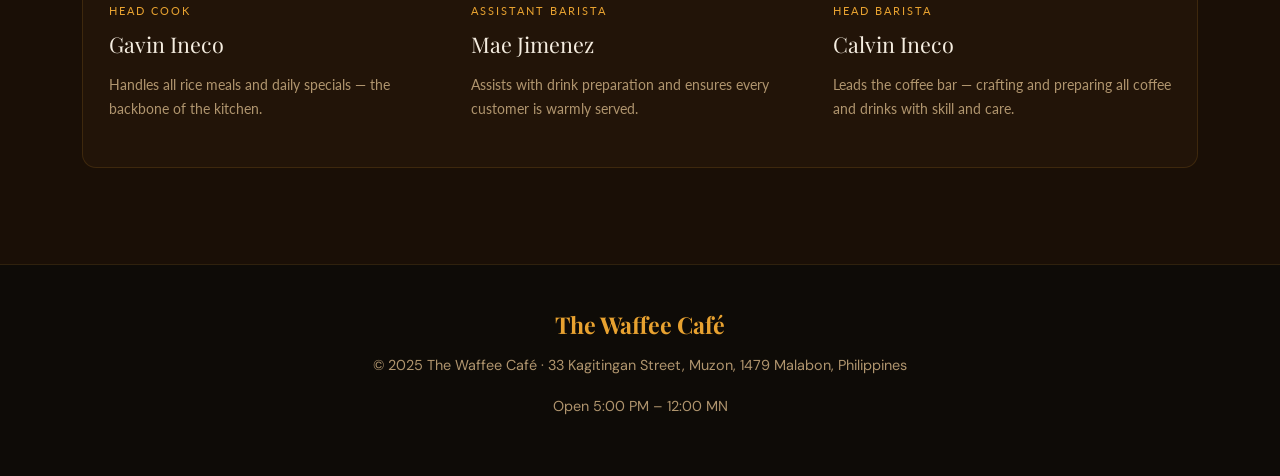
<file: personnel.html>
<!DOCTYPE html>
<html lang="en">
<head>
  <meta charset="UTF-8"/>
  <meta name="viewport" content="width=device-width, initial-scale=1.0"/>
  <title>Personnel – Waffee Café</title>

  <!-- Bootstrap 5 -->
  <link rel="stylesheet" href="https://cdn.jsdelivr.net/npm/bootstrap@5.3.3/dist/css/bootstrap.min.css"/>
  <link rel="stylesheet" href="https://cdn.jsdelivr.net/npm/bootstrap-icons@1.11.3/font/bootstrap-icons.min.css"/>

  <!-- Google Fonts matching site theme -->
  <link rel="preconnect" href="https://fonts.googleapis.com"/>
  <link href="https://fonts.googleapis.com/css2?family=Playfair+Display:ital,wght@0,400;0,700;1,400&family=Lato:wght@300;400;700&display=swap" rel="stylesheet"/>

  <!-- Original site stylesheet (keep existing theme) -->
  <link rel="stylesheet" href="style.css"/>

  <style>
    /* ── CSS vars (match your style.css palette) ── */
    :root {
      --amber:  #e8a230;
      --brown:  #3b1f0e;
      --cream:  #f5ede0;
      --muted:  #b0956e;
      --dark:   #1a0f06;
      --card-bg:#221408;
    }

    /* ── Section wrapper ── */
    .personnel-section {
      background: var(--dark);
      padding: 5rem 0 6rem;
    }

    /* ── Section labels ── */
    .section-label {
      font-family: 'Playfair Display', serif;
      font-size: 1.6rem;
      color: var(--cream);
      margin-bottom: .4rem;
    }
    .section-label em { color: var(--amber); font-style: italic; }
    .divider-amber {
      width: 56px;
      height: 3px;
      background: var(--amber);
      border-radius: 2px;
      margin-bottom: 2.5rem;
    }

    /* ── Owner card ── */
    .owner-card {
      background: var(--card-bg);
      border: 1px solid rgba(232,162,48,.18);
      border-radius: 16px;
      overflow: hidden;
      display: flex;
      gap: 0;
      transition: box-shadow .3s;
    }
    .owner-card:hover { box-shadow: 0 8px 40px rgba(232,162,48,.15); }

    .owner-photo-wrap {
      width: 380px;
      min-height: 440px;
      flex-shrink: 0;
      background: #2a1608;
      display: flex;
      flex-direction: column;
      align-items: center;
      justify-content: center;
      border-right: 1px solid rgba(232,162,48,.15);
      position: relative;
    }
    /* ── OWNER IMAGE GOES HERE ──
       Replace the placeholder block below with:
       <img src="images/owner.jpg" alt="Uncle – Founder" class="owner-img"/>
    */
    .photo-placeholder {
      width: 140px;
      height: 140px;
      border-radius: 50%;
      border: 3px dashed var(--amber);
      display: flex;
      flex-direction: column;
      align-items: center;
      justify-content: center;
      color: var(--muted);
      font-size: .72rem;
      font-family: 'Lato', sans-serif;
      text-align: center;
      padding: .5rem;
      letter-spacing: .05em;
      text-transform: uppercase;
    }
    .photo-placeholder .ph-icon { font-size: 2.4rem; margin-bottom: .4rem; }

    .owner-img {
      width: 100%;
      height: 100%;
      object-fit: cover;
      position: absolute;
      inset: 0;
    }

    .owner-info {
      padding: 2.5rem 2.5rem;
      display: flex;
      flex-direction: column;
      justify-content: center;
    }
    .owner-tag {
      display: inline-block;
      background: rgba(232,162,48,.12);
      border: 1px solid var(--amber);
      color: var(--amber);
      font-family: 'Lato', sans-serif;
      font-size: .72rem;
      text-transform: uppercase;
      letter-spacing: .15em;
      padding: .25rem .8rem;
      border-radius: 4px;
      margin-bottom: 1rem;
      width: fit-content;
    }
    .owner-name {
      font-family: 'Playfair Display', serif;
      font-size: 2rem;
      color: var(--cream);
      margin-bottom: .75rem;
    }
    .owner-desc {
      font-family: 'Lato', sans-serif;
      color: #c4aa88;
      font-size: 1rem;
      line-height: 1.75;
      max-width: 480px;
    }

    /* ── Crew cards ── */
    .crew-card {
      background: var(--card-bg);
      border: 1px solid rgba(232,162,48,.14);
      border-radius: 14px;
      overflow: hidden;
      height: 100%;
      transition: transform .25s, box-shadow .25s;
    }
    .crew-card:hover {
      transform: translateY(-5px);
      box-shadow: 0 12px 40px rgba(232,162,48,.13);
    }

    .crew-photo-wrap {
      width: 100%;
      aspect-ratio: 4/3;
      background: #2a1608;
      display: flex;
      align-items: center;
      justify-content: center;
      border-bottom: 1px solid rgba(232,162,48,.13);
      overflow: hidden;
      position: relative;
    }
    /* ── CREW IMAGE GOES HERE ──
       Replace the placeholder div inside .crew-photo-wrap with:
       <img src="images/sibling1.jpg" alt="Sibling 1" class="crew-img"/>
    */
    .crew-img {
      width: 100%;
      height: 100%;
      object-fit: cover;
      position: absolute;
      inset: 0;
    }
    .crew-ph {
      display: flex;
      flex-direction: column;
      align-items: center;
      justify-content: center;
      color: var(--muted);
      font-size: .7rem;
      font-family: 'Lato', sans-serif;
      text-transform: uppercase;
      letter-spacing: .08em;
      text-align: center;
      gap: .4rem;
    }
    .crew-ph .ph-icon { font-size: 2.8rem; opacity: .6; }
    .crew-ph .ph-dashed {
      width: 80px;
      height: 80px;
      border-radius: 50%;
      border: 2px dashed rgba(232,162,48,.4);
      display: flex;
      align-items: center;
      justify-content: center;
      margin-bottom: .3rem;
    }

    .crew-body {
      padding: 1.5rem 1.6rem 1.8rem;
    }
    .crew-role {
      font-family: 'Lato', sans-serif;
      font-size: .7rem;
      text-transform: uppercase;
      letter-spacing: .18em;
      color: var(--amber);
      margin-bottom: .35rem;
    }
    .crew-name {
      font-family: 'Playfair Display', serif;
      font-size: 1.35rem;
      color: var(--cream);
      margin-bottom: .55rem;
    }
    .crew-desc {
      font-family: 'Lato', sans-serif;
      font-size: .9rem;
      color: var(--muted);
      line-height: 1.7;
    }

    /* ── Group photo override ── */
    .crew-group-photo-wrap {
      aspect-ratio: 16/7;
    }

    /* ── Responsive owner card ── */
    @media (max-width: 768px) {
      .owner-card { flex-direction: column; }
      .owner-photo-wrap { width: 100%; min-height: 220px; }
      .owner-info { padding: 1.8rem; }
    }

  </style>
</head>
<body>

<!-- ── Nav ── -->
<nav>
  <a class="nav-logo" href="index.html">Waffee <span>Café</span></a>
  <input type="checkbox" id="nav-toggle" hidden/>
  <label for="nav-toggle" class="hamburger"><span></span><span></span><span></span></label>
  <ul class="nav-links">
    <li><a href="index.html">Home</a></li>
    <li>
      <div class="dropdown nav-split-group">
        <a href="about.html" class="nav-split-main active">About</a>
        <button type="button" class="nav-split-toggle dropdown-toggle dropdown-toggle-split" data-bs-toggle="dropdown" aria-expanded="false">
          <span class="visually-hidden">Toggle Dropdown</span>
        </button>
        <ul class="dropdown-menu nav-dropdown-menu">
          <li><a class="dropdown-item active" href="personnel.html">Team</a></li>
        </ul>
      </div>
    </li>
    <li><a href="products.html">Menu</a></li>
    <li><a href="customers.html">Customers</a></li>
    <li><a href="news.html">News</a></li>
    <li><a href="blog.html">Blog</a></li>
    <li>
      <div class="dropdown nav-split-group">
        <a href="support.html" class="nav-split-main">Support</a>
        <button type="button" class="nav-split-toggle dropdown-toggle dropdown-toggle-split" data-bs-toggle="dropdown" aria-expanded="false">
          <span class="visually-hidden">Toggle Dropdown</span>
        </button>
        <ul class="dropdown-menu nav-dropdown-menu">
          <li><a class="dropdown-item" href="contact.html">Contact</a></li>
        </ul>
      </div>
    </li>
  </ul>
</nav>

<!-- ── Page Header ── -->
<div class="page-header">
  <div class="eyebrow">The People Behind the Cup</div>
  <h1>Our <em style="color:var(--amber);font-style:italic;">Personnel</em></h1>
  <p>A family that works together, serves together.</p>
</div>

<!-- ── Personnel Section ── -->
<section class="personnel-section">
  <div class="container">

    <!-- ════════════════════════
         OWNER
    ════════════════════════ -->
    <div class="mb-5">
      <h2 class="section-label">👤 <em>Ownership</em></h2>
      <div class="divider-amber"></div>

      <div class="owner-card">

        <div class="owner-photo-wrap">
  <img src="images/owner.jpg" alt="Uncle – Founder" class="owner-img"/>
</div>

        <div class="owner-info">
          <div class="owner-tag">Founder &amp; Owner</div>
          <div class="owner-name">Jovee Sison</div>
          <p class="owner-desc">
            Jovee Sison is the founder and driving force behind Waffee Café. With a background in small business management and a deep passion for food and community, he envisioned a café that felt like home — affordable, warm, and family-run. He oversees all major business decisions, financial management, and long-term strategy, ensuring that Waffee stays true to its roots while continuing to grow.
          </p>
        </div>
      </div>
    </div><!-- /owner -->


    <!-- ════════════════════════
         CREW
    ════════════════════════ -->
    <div>
      <h2 class="section-label">☕👨‍🍳 <em>Our Crew</em></h2>
      <div class="divider-amber"></div>

      <div class="crew-card">

       <div class="crew-photo-wrap crew-group-photo-wrap">
  <img src="images/crew.jpg" alt="Our Crew" class="crew-img"/>
</div>

        <div class="crew-body">
          <div class="row g-4 pt-1">

            <div class="col-12 col-md-4">
              <div class="crew-role">Head Cook</div>
              <div class="crew-name">Gavin Ineco</div>
              <p class="crew-desc">
                Handles all rice meals and daily specials — the backbone of the kitchen.
              </p>
            </div>

            <div class="col-12 col-md-4">
              <div class="crew-role">Assistant Barista</div>
              <div class="crew-name">Mae Jimenez</div>
              <p class="crew-desc">
                Assists with drink preparation and ensures every customer is warmly served.
              </p>
            </div>

            <div class="col-12 col-md-4">
              <div class="crew-role">Head Barista</div>
              <div class="crew-name">Calvin Ineco</div>
              <p class="crew-desc">
                Leads the coffee bar — crafting and preparing all coffee and drinks with skill and care.
              </p>
            </div>

          </div>
        </div>
      </div><!-- /crew group card -->
    </div><!-- /crew -->

  </div><!-- /container -->
</section>

<!-- ── Footer (unchanged) ── -->

<footer>
  <div class="footer-logo">The Waffee Café</div>
  <p>© 2025 The Waffee Café · 33 Kagitingan Street, Muzon, 1479 Malabon, Philippines</p>
  <p style="margin-top:0.25rem;">Open 5:00 PM – 12:00 MN</p>
</footer>

<!-- Bootstrap JS -->
<script src="https://cdn.jsdelivr.net/npm/bootstrap@5.3.3/dist/js/bootstrap.bundle.min.js"></script>
</body>
</html>
</file>
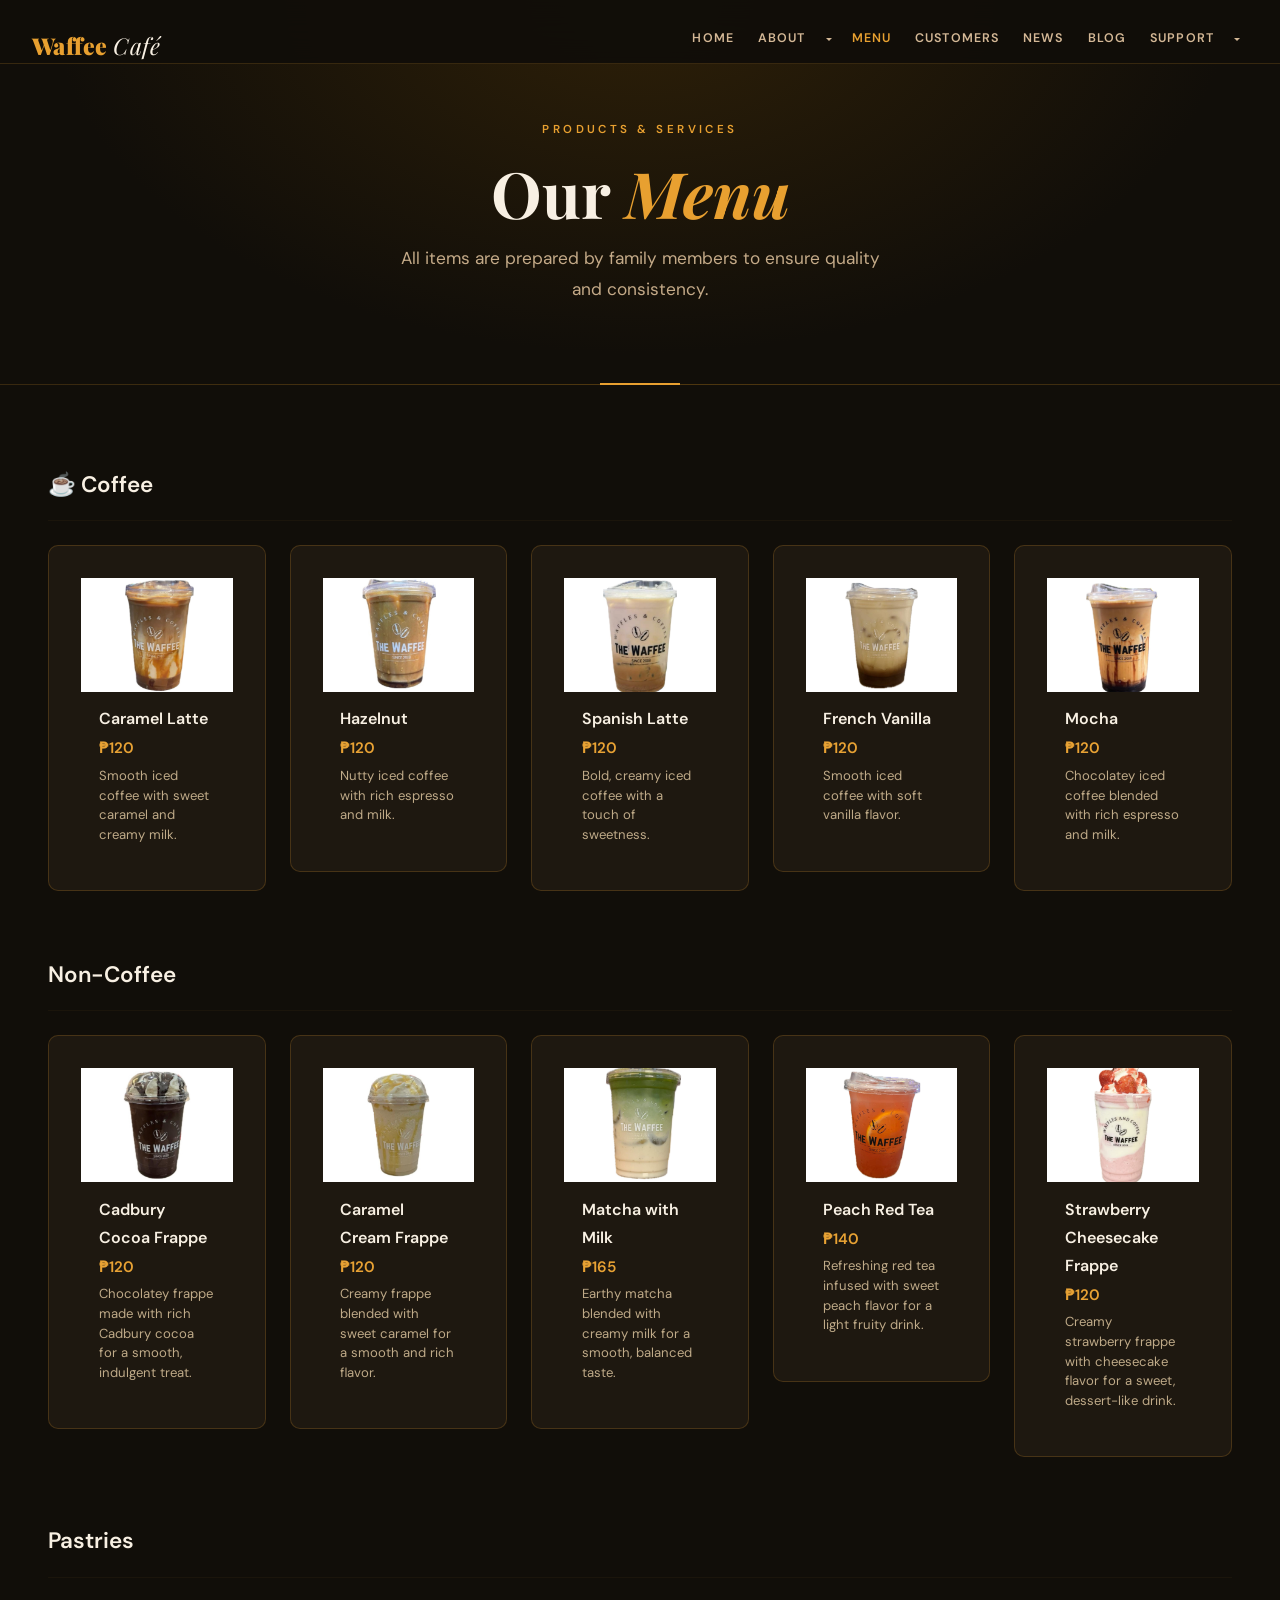
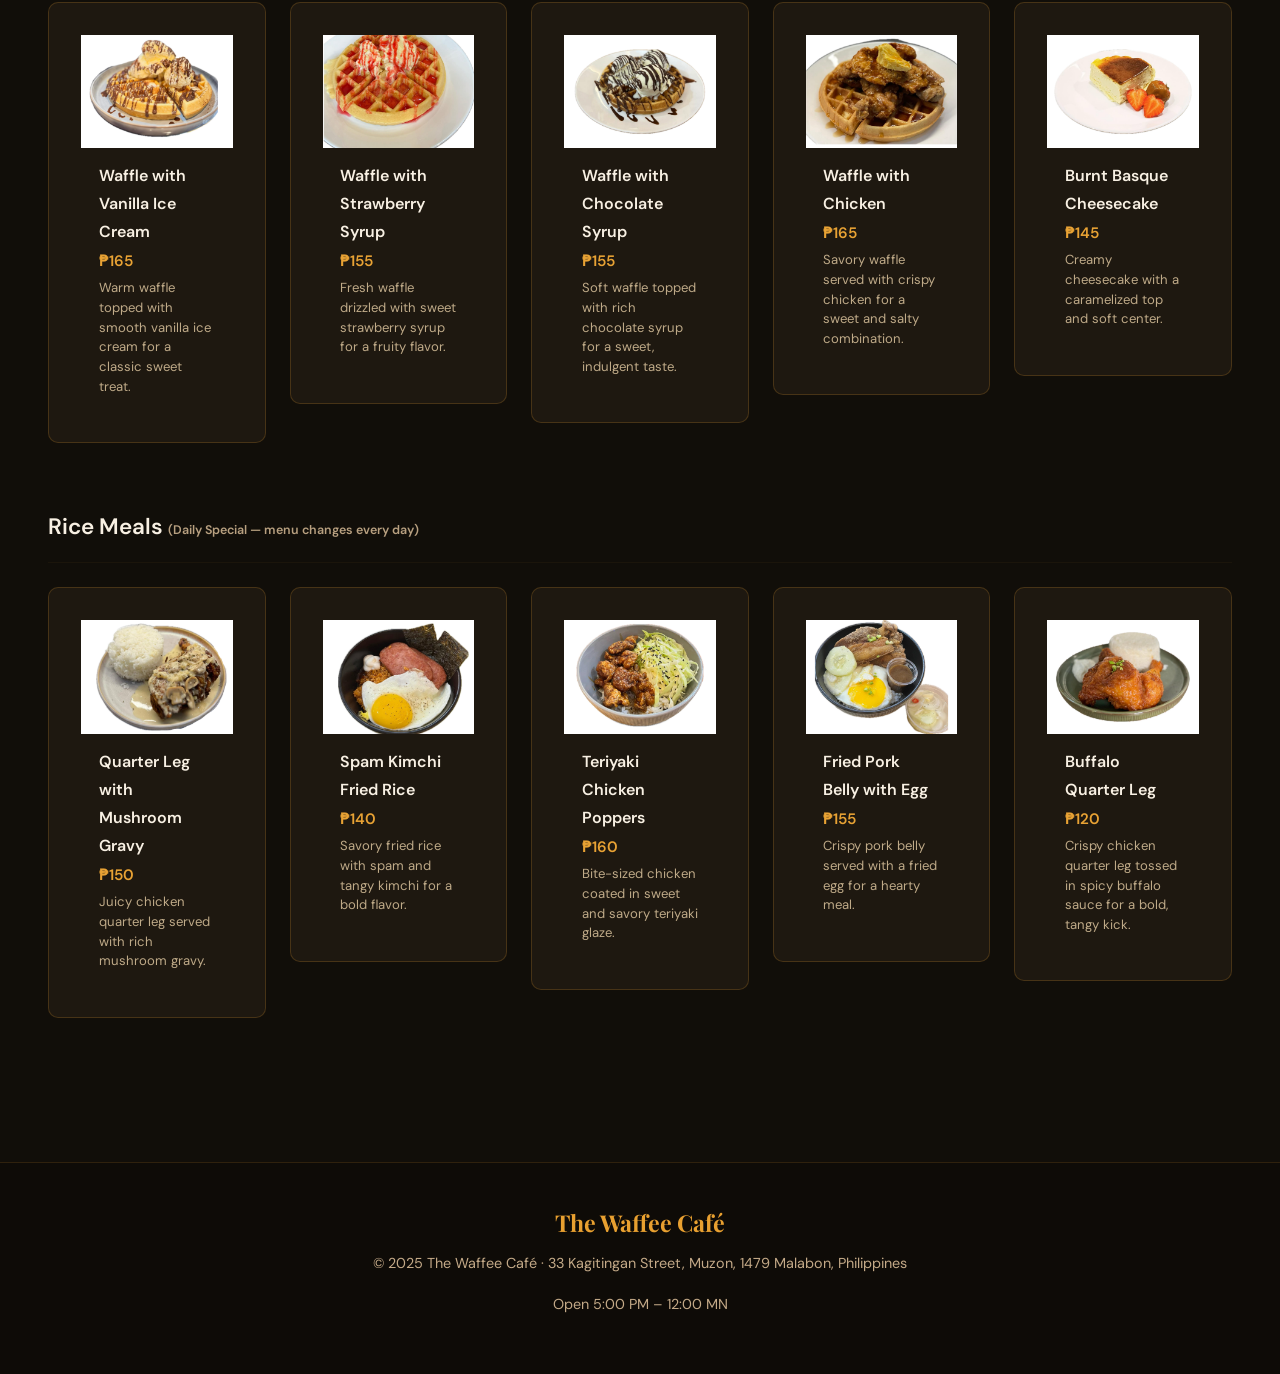
<file: products.html>
<!DOCTYPE html>
<html lang="en">
<head>
  <meta charset="UTF-8"/>
  <meta name="viewport" content="width=device-width, initial-scale=1.0"/>
  <title>Menu – Waffee Café</title>
  <style>
    .section {
      max-width: 100% !important;
      padding: 80px 3rem !important;
    }
    .menu-card {
      border: 1px solid rgba(232,160,48,0.2) !important;
      border-radius: 10px !important;
      overflow: hidden;
      height: 100%;
      background: #1e1810;
      transition: border-color 0.25s;
    }
    .menu-card:hover {
      border-color: #e8a234 !important;
    }
    .menu-card .img-area {
      width: 100%;
      aspect-ratio: 4 / 3;
      overflow: hidden;
      background: #111;
      display: flex;
      align-items: center;
      justify-content: center;
      font-size: 4rem;
    }
    .menu-card .img-area img {
      width: 100%;
      height: 100%;
      object-fit: cover;
      display: block;
      transition: transform 0.4s ease;
    }
    .menu-card:hover .img-area img {
      transform: scale(1.05);
    }
    .menu-card .card-body {
      padding: 0.85rem 1.1rem;
    }
    .menu-card .item-name {
      font-size: 1rem;
      font-weight: 600;
      color: #f8f0e3;
      margin-bottom: 2px;
    }
    .menu-card .item-price {
      font-size: 0.95rem;
      font-weight: 600;
      color: #e8a234;
    }
    .menu-card .item-desc {
      font-size: 0.82rem;
      color: #bfaa88;
      margin-top: 4px;
      line-height: 1.5;
      margin-bottom: 0;
    }
    .menu-section-title {
      font-size: 1.4rem;
      font-weight: 600;
      color: #f8f0e3;
      margin-bottom: 0.25rem;
    }
    .menu-divider {
      border: none;
      border-top: 1px solid rgba(232,160,48,0.18);
      margin-bottom: 1.5rem;
    }
    .menu-section {
      margin-bottom: 4rem;
    }
  </style>
  <link rel="stylesheet" href="https://cdn.jsdelivr.net/npm/bootstrap@5.3.3/dist/css/bootstrap.min.css"/>
  <link rel="stylesheet" href="https://cdn.jsdelivr.net/npm/bootstrap-icons@1.11.3/font/bootstrap-icons.min.css"/>
  <link rel="stylesheet" href="style.css"/>
</head>
<body>

<nav>
  <a class="nav-logo" href="index.html">Waffee <span>Café</span></a>
  <input type="checkbox" id="nav-toggle" hidden/>
  <label for="nav-toggle" class="hamburger"><span></span><span></span><span></span></label>
  <ul class="nav-links">
    <li><a href="index.html">Home</a></li>
    <li>
      <div class="dropdown nav-split-group">
        <a href="about.html" class="nav-split-main">About</a>
        <button type="button" class="nav-split-toggle dropdown-toggle dropdown-toggle-split" data-bs-toggle="dropdown" aria-expanded="false">
          <span class="visually-hidden">Toggle Dropdown</span>
        </button>
        <ul class="dropdown-menu nav-dropdown-menu">
          <li><a class="dropdown-item" href="personnel.html">Team</a></li>
        </ul>
      </div>
    </li>
    <li><a href="products.html" class="active">Menu</a></li>
    <li><a href="customers.html">Customers</a></li>
    <li><a href="news.html">News</a></li>
    <li><a href="blog.html">Blog</a></li>
    <li>
      <div class="dropdown nav-split-group">
        <a href="support.html" class="nav-split-main">Support</a>
        <button type="button" class="nav-split-toggle dropdown-toggle dropdown-toggle-split" data-bs-toggle="dropdown" aria-expanded="false">
          <span class="visually-hidden">Toggle Dropdown</span>
        </button>
        <ul class="dropdown-menu nav-dropdown-menu">
          <li><a class="dropdown-item" href="contact.html">Contact</a></li>
        </ul>
      </div>
    </li>
  </ul>
</nav>

<div class="page-header">
  <div class="eyebrow">Products & Services</div>
  <h1>Our <em style="color:var(--amber);font-style:italic;">Menu</em></h1>
  <p>All items are prepared by family members to ensure quality and consistency.</p>
</div>

<section class="section">

  <!-- Coffee -->
  <div class="menu-section">
    <div class="menu-section-title">☕ Coffee</div>
    <hr class="menu-divider"/>
    <div class="row row-cols-2 row-cols-sm-3 row-cols-md-5 g-4">
      <div class="col">
        <div class="card menu-card">
          <div class="img-area">
            <img src="images/c1.png" alt="Caramel Latte" onerror="this.style.display='none';this.parentElement.innerHTML=''"/>
          </div>
          <div class="card-body">
            <div class="item-name">Caramel Latte</div>
            <div class="item-price">₱120</div>
            <p class="item-desc">Smooth iced coffee with sweet caramel and creamy milk.</p>
          </div>
        </div>
      </div>
      <div class="col">
        <div class="card menu-card">
          <div class="img-area">
            <img src="images/c2.png" alt="Latte" onerror="this.style.display='none';this.parentElement.innerHTML=''"/>
          </div>
          <div class="card-body">
            <div class="item-name">Hazelnut</div>
            <div class="item-price">₱120</div>
            <p class="item-desc">Nutty iced coffee with rich espresso and milk.</p>
          </div>
        </div>
      </div>
      <div class="col">
        <div class="card menu-card">
          <div class="img-area">
            <img src="images/c3.png" alt="Caramel Latte" onerror="this.style.display='none';this.parentElement.innerHTML=''"/>
          </div>
          <div class="card-body">
            <div class="item-name">Spanish Latte</div>
            <div class="item-price">₱120</div>
            <p class="item-desc">Bold, creamy iced coffee with a touch of sweetness.</p>
          </div>
        </div>
      </div>
      <div class="col">
        <div class="card menu-card">
          <div class="img-area">
            <img src="images/c4.png" alt="Cappuccino" onerror="this.style.display='none';this.parentElement.innerHTML=''"/>
          </div>
          <div class="card-body">
            <div class="item-name">French Vanilla</div>
            <div class="item-price">₱120</div>
            <p class="item-desc">Smooth iced coffee with soft vanilla flavor.</p>
          </div>
        </div>
      </div>
      <div class="col">
        <div class="card menu-card">
          <div class="img-area">
            <img src="images/c5.png" alt="Iced Coffee" onerror="this.style.display='none';this.parentElement.innerHTML=''"/>
          </div>
          <div class="card-body">
            <div class="item-name">Mocha</div>
            <div class="item-price">₱120</div>
            <p class="item-desc">Chocolatey iced coffee blended with rich espresso and milk.</p>
          </div>
        </div>
      </div>
    </div>
  </div>

  <!-- Non coffee -->
  <div class="menu-section">
    <div class="menu-section-title">Non-Coffee</div>
    <hr class="menu-divider"/>
    <div class="row row-cols-2 row-cols-sm-3 row-cols-md-5 g-4">
      <div class="col">
        <div class="card menu-card">
          <div class="img-area">
            <img src="images/nc1.png" alt="Chocolate Waffle" onerror="this.style.display='none';this.parentElement.innerHTML=''"/>
          </div>
          <div class="card-body">
            <div class="item-name">Cadbury Cocoa Frappe</div>
            <div class="item-price">₱120</div>
            <p class="item-desc">Chocolatey frappe made with rich Cadbury cocoa for a smooth, indulgent treat.</p>
          </div>
        </div>
      </div>
      <div class="col">
        <div class="card menu-card">
          <div class="img-area">
            <img src="images/nc2.png" alt="Strawberry Waffle" onerror="this.style.display='none';this.parentElement.innerHTML=''"/>
          </div>
          <div class="card-body">
            <div class="item-name">Caramel Cream Frappe</div>
            <div class="item-price">₱120</div>
            <p class="item-desc">Creamy frappe blended with sweet caramel for a smooth and rich flavor.</p>
          </div>
        </div>
      </div>
      <div class="col">
        <div class="card menu-card">
          <div class="img-area">
            <img src="images/noncoffee3.png" alt="Classic Waffle" onerror="this.style.display='none';this.parentElement.innerHTML=''"/>
          </div>
          <div class="card-body">
            <div class="item-name">Matcha with Milk</div>
            <div class="item-price">₱165</div>
            <p class="item-desc">Earthy matcha blended with creamy milk for a smooth, balanced taste.</p>
          </div>
        </div>
      </div>
      <div class="col">
        <div class="card menu-card">
          <div class="img-area">
            <img src="images/nc4.png" alt="Blueberry Waffle" onerror="this.style.display='none';this.parentElement.innerHTML=''"/>
          </div>
          <div class="card-body">
            <div class="item-name">Peach Red Tea</div>
            <div class="item-price">₱140</div>
            <p class="item-desc">Refreshing red tea infused with sweet peach flavor for a light fruity drink.</p>
          </div>
        </div>
      </div>
      <div class="col">
        <div class="card menu-card">
          <div class="img-area">
            <img src="images/nc5.png" alt="Nutella Waffle" onerror="this.style.display='none';this.parentElement.innerHTML=''"/>
          </div>
          <div class="card-body">
            <div class="item-name">Strawberry Cheesecake Frappe</div>
            <div class="item-price">₱120</div>
            <p class="item-desc">Creamy strawberry frappe with cheesecake flavor for a sweet, dessert-like drink.</p>
          </div>
        </div>
      </div>
    </div>
  </div>

  <!-- Pastries -->
  <div class="menu-section">
    <div class="menu-section-title"> Pastries</div>
    <hr class="menu-divider"/>
    <div class="row row-cols-2 row-cols-sm-3 row-cols-md-5 g-4">
      <div class="col">
        <div class="card menu-card">
          <div class="img-area">
            <img src="images/pastries1.png" alt="Brownies" onerror="this.style.display='none';this.parentElement.innerHTML=''"/>
          </div>
          <div class="card-body">
            <div class="item-name">Waffle with Vanilla Ice Cream</div>
            <div class="item-price">₱165</div>
            <p class="item-desc">Warm waffle topped with smooth vanilla ice cream for a classic sweet treat.</p>
          </div>
        </div>
      </div>
      <div class="col">
        <div class="card menu-card">
          <div class="img-area">
            <img src="images/pastries2.png" alt="Cookies" onerror="this.style.display='none';this.parentElement.innerHTML=''"/>
          </div>
          <div class="card-body">
            <div class="item-name">Waffle with Strawberry Syrup</div>
            <div class="item-price">₱155</div>
            <p class="item-desc">Fresh waffle drizzled with sweet strawberry syrup for a fruity flavor.</p>
          </div>
        </div>
      </div>
      <div class="col">
        <div class="card menu-card">
          <div class="img-area">
            <img src="images/pastries3.png" alt="Croissant" onerror="this.style.display='none';this.parentElement.innerHTML=''"/>
          </div>
          <div class="card-body">
            <div class="item-name">Waffle with Chocolate Syrup</div>
            <div class="item-price">₱155</div>
            <p class="item-desc">Soft waffle topped with rich chocolate syrup for a sweet, indulgent taste.</p>
          </div>
        </div>
      </div>
      <div class="col">
        <div class="card menu-card">
          <div class="img-area">
            <img src="images/pastries4.png" alt="Banana Bread" onerror="this.style.display='none';this.parentElement.innerHTML=''"/>
          </div>
          <div class="card-body">
            <div class="item-name">Waffle with Chicken</div>
            <div class="item-price">₱165</div>
            <p class="item-desc">Savory waffle served with crispy chicken for a sweet and salty combination.</p>
          </div>
        </div>
      </div>
      <div class="col">
        <div class="card menu-card">
          <div class="img-area">
            <img src="images/pastries5.png" alt="Glazed Donut" onerror="this.style.display='none';this.parentElement.innerHTML=''"/>
          </div>
          <div class="card-body">
            <div class="item-name">Burnt Basque Cheesecake</div>
            <div class="item-price">₱145</div>
            <p class="item-desc">Creamy cheesecake with a caramelized top and soft center.</p>
          </div>
        </div>
      </div>
    </div>
  </div>

  <!-- Rice Meals -->
  <div class="menu-section">
    <div class="menu-section-title"> Rice Meals <em style="font-size:0.78rem;font-style:normal;color:#b8a080;">(Daily Special — menu changes every day)</em></div>
    <hr class="menu-divider"/>
    <div class="row row-cols-2 row-cols-sm-3 row-cols-md-5 g-4">
      <div class="col">
        <div class="card menu-card">
          <div class="img-area">
            <img src="images/rice1.png" alt="Chicken Teriyaki" onerror="this.style.display='none';this.parentElement.innerHTML=''"/>
          </div>
          <div class="card-body">
            <div class="item-name">Quarter Leg with Mushroom Gravy</div>
            <div class="item-price">₱150</div>
            <p class="item-desc">Juicy chicken quarter leg served with rich mushroom gravy.</p>
          </div>
        </div>
      </div>
      <div class="col">
        <div class="card menu-card">
          <div class="img-area">
            <img src="images/rice2.png" alt="Pork Adobo" onerror="this.style.display='none';this.parentElement.innerHTML=''"/>
          </div>
          <div class="card-body">
            <div class="item-name">Spam Kimchi Fried Rice</div>
            <div class="item-price">₱140</div>
            <p class="item-desc">Savory fried rice with spam and tangy kimchi for a bold flavor.</p>
          </div>
        </div>
      </div>
      <div class="col">
        <div class="card menu-card">
          <div class="img-area">
            <img src="images/rice3.png" alt="Beef Steak" onerror="this.style.display='none';this.parentElement.innerHTML=''"/>
          </div>
          <div class="card-body">
            <div class="item-name">Teriyaki Chicken Poppers</div>
            <div class="item-price">₱160</div>
            <p class="item-desc">Bite-sized chicken coated in sweet and savory teriyaki glaze.</p>
          </div>
        </div>
      </div>
      <div class="col">
        <div class="card menu-card">
          <div class="img-area">
            <img src="images/rice4.png" alt="Garlic Shrimp" onerror="this.style.display='none';this.parentElement.innerHTML=''"/>
          </div>
          <div class="card-body">
            <div class="item-name">Fried Pork Belly with Egg</div>
            <div class="item-price">₱155</div>
            <p class="item-desc">Crispy pork belly served with a fried egg for a hearty meal.</p>
          </div>
        </div>
      </div>
      <div class="col">
        <div class="card menu-card">
          <div class="img-area">
            <img src="images/rice5.png" alt="Veggie Bowl" onerror="this.style.display='none';this.parentElement.innerHTML=''"/>
          </div>
          <div class="card-body">
            <div class="item-name">Buffalo Quarter Leg</div>
            <div class="item-price">₱120</div>
            <p class="item-desc">Crispy chicken quarter leg tossed in spicy buffalo sauce for a bold, tangy kick.</p>
          </div>
        </div>
      </div>
    </div>
  </div>

</section>


<footer>
  <div class="footer-logo">The Waffee Café</div>
  <p>© 2025 The Waffee Café · 33 Kagitingan Street, Muzon, 1479 Malabon, Philippines</p>
  <p style="margin-top:0.25rem;">Open 5:00 PM – 12:00 MN</p>
</footer>

<script src="https://cdn.jsdelivr.net/npm/bootstrap@5.3.3/dist/js/bootstrap.bundle.min.js"></script>
</body>
</html>
</file>
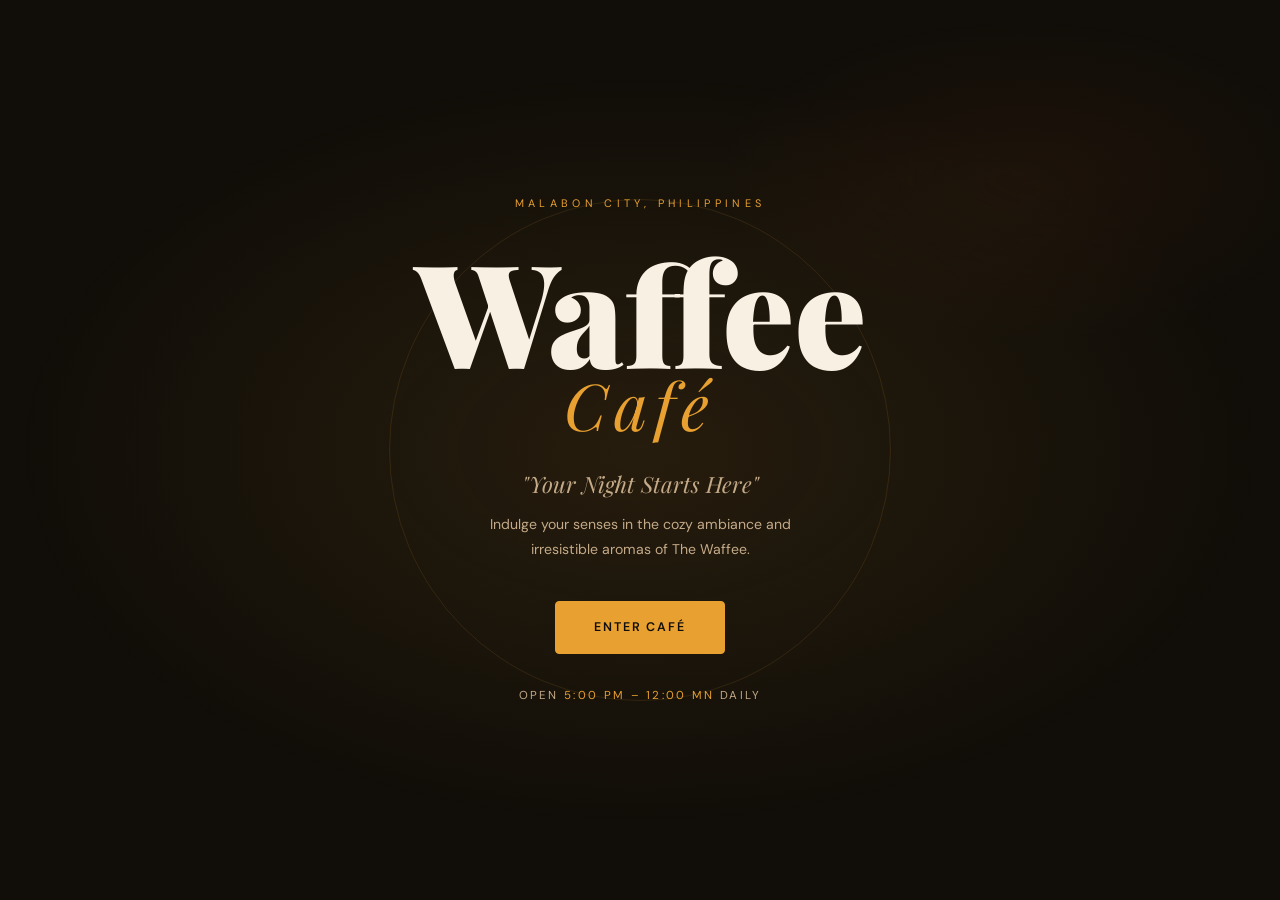
<file: splash.html>
<!DOCTYPE html>
<html lang="en">
<head>
  <meta charset="UTF-8"/>
  <meta name="viewport" content="width=device-width, initial-scale=1.0"/>
  <title>Waffee Café</title>
  <link rel="stylesheet" href="style.css"/>
  <style>
    body { display:flex; align-items:center; justify-content:center; min-height:100vh; overflow:hidden; }
    .splash-bg { position:fixed; inset:0; background: radial-gradient(ellipse 70% 60% at 50% 50%, rgba(232,162,52,0.1) 0%, transparent 70%), radial-gradient(ellipse 40% 30% at 80% 20%, rgba(196,84,26,0.07) 0%, transparent 60%); }
    .splash-ring { position:fixed; inset:0; display:flex; align-items:center; justify-content:center; pointer-events:none; }
    .splash-ring::before { content:''; width:min(500px,90vw); height:min(500px,90vw); border:1px solid rgba(232,162,52,0.12); border-radius:50%; }
    .splash { text-align:center; position:relative; z-index:1; padding:2rem; }
    .splash-eyebrow { font-size:0.68rem; letter-spacing:0.4em; text-transform:uppercase; color:var(--amber); margin-bottom:2rem; opacity:0; animation:fadeUp 0.8s 0.2s ease forwards; }
    .splash-logo { font-family:'Playfair Display',serif; font-size:clamp(4rem,15vw,9rem); font-weight:900; color:var(--cream); line-height:0.9; opacity:0; animation:fadeUp 0.8s 0.4s ease forwards; }
    .splash-logo em { display:block; color:var(--amber); font-style:italic; font-weight:400; font-size:0.45em; letter-spacing:0.1em; }
    .splash-tagline { margin:2rem auto 0.5rem; font-family:'Playfair Display',serif; font-style:italic; font-size:clamp(1rem,3vw,1.4rem); color:var(--muted); opacity:0; animation:fadeUp 0.8s 0.6s ease forwards; }
    .splash-desc { color:var(--muted); font-size:0.88rem; max-width:320px; margin:0 auto 2.5rem; opacity:0; animation:fadeUp 0.8s 0.7s ease forwards; }
    .splash-btn { opacity:0; animation:fadeUp 0.8s 0.9s ease forwards; }
    .splash-hours { margin-top:2rem; font-size:0.72rem; letter-spacing:0.2em; text-transform:uppercase; color:var(--muted); opacity:0; animation:fadeUp 0.8s 1.1s ease forwards; }
    .splash-hours span { color:var(--amber); }
  </style>
</head>
<body>
  <div class="splash-bg"></div>
  <div class="splash-ring"></div>
  <div class="splash">
    <div class="splash-eyebrow">Malabon City, Philippines</div>
    <div class="splash-logo">Waffee<em>Café</em></div>
    <p class="splash-tagline">"Your Night Starts Here"</p>
    <p class="splash-desc">Indulge your senses in the cozy ambiance and irresistible aromas of The Waffee.</p>
    <div class="splash-btn"><a href="index.html" class="btn btn-solid">Enter Café</a></div>
    <div class="splash-hours">Open <span>5:00 PM – 12:00 MN</span> daily</div>
  </div>
</body>
</html>
</file>
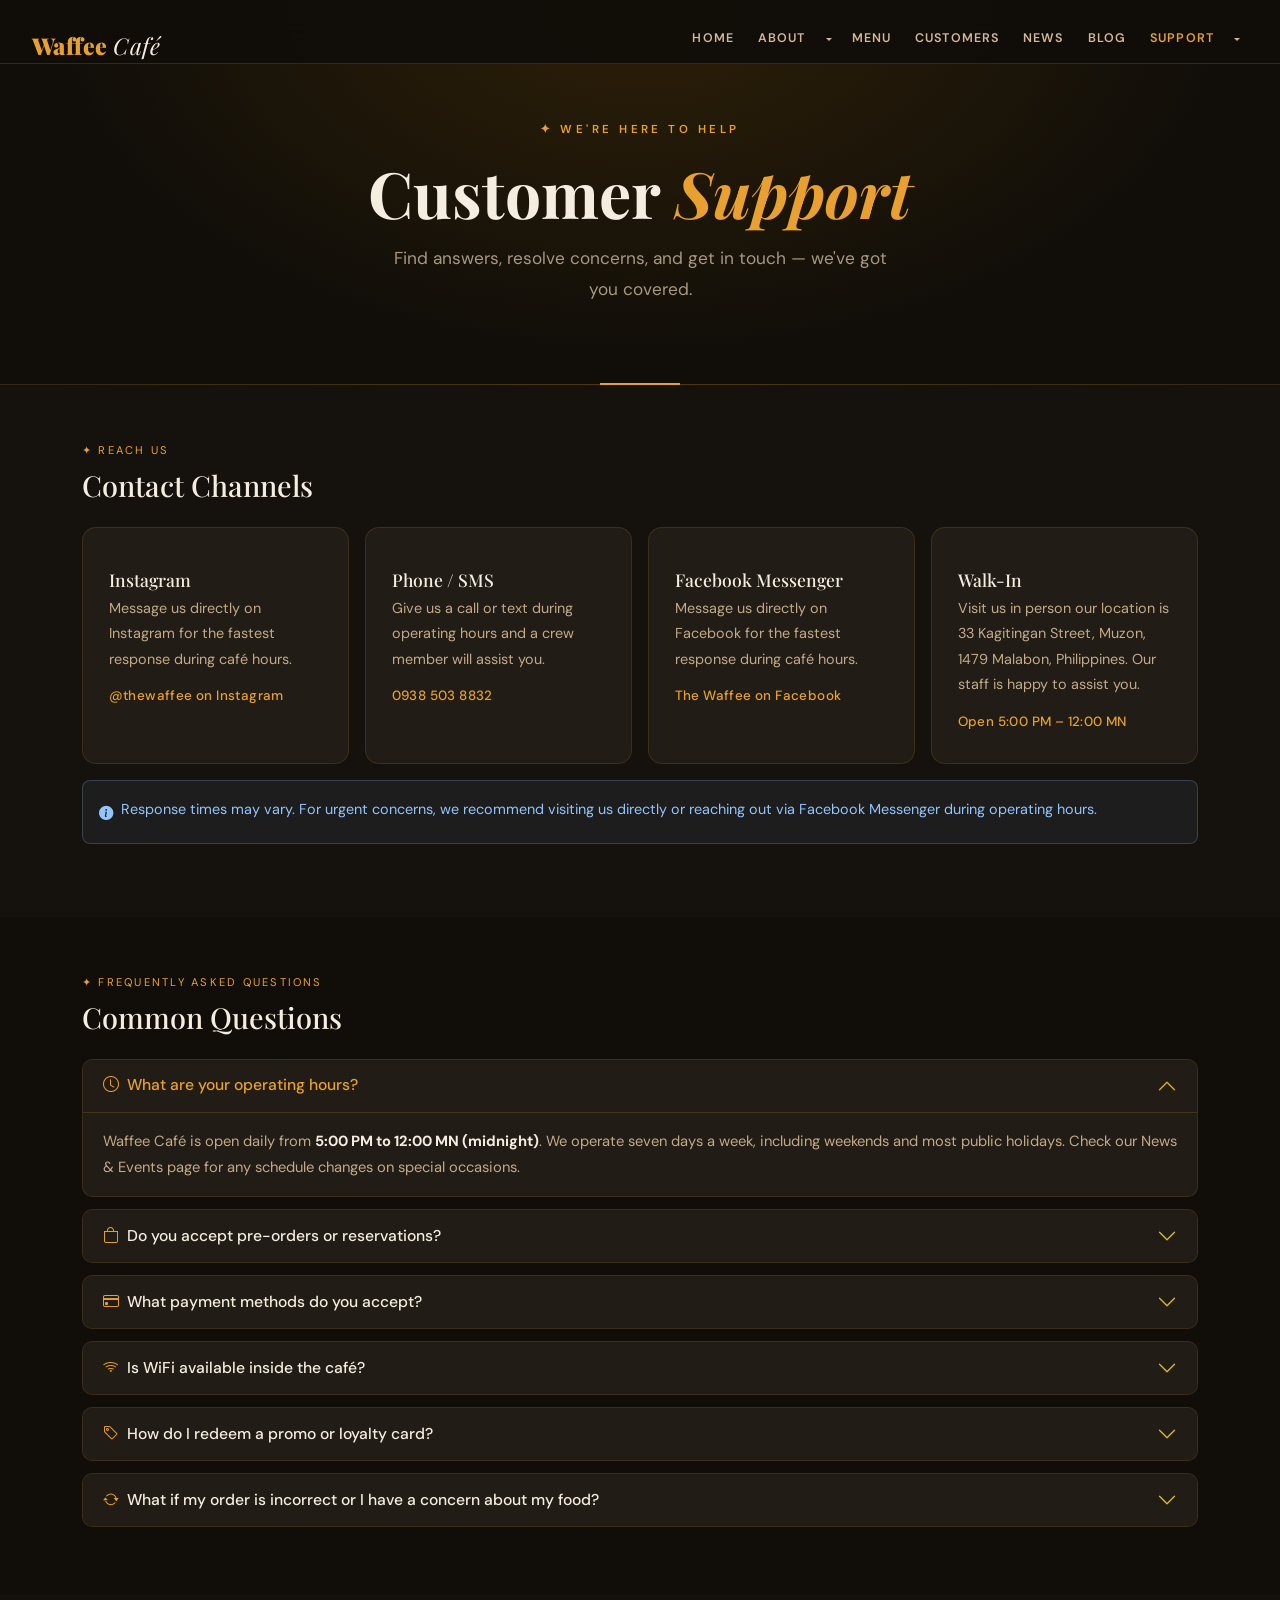
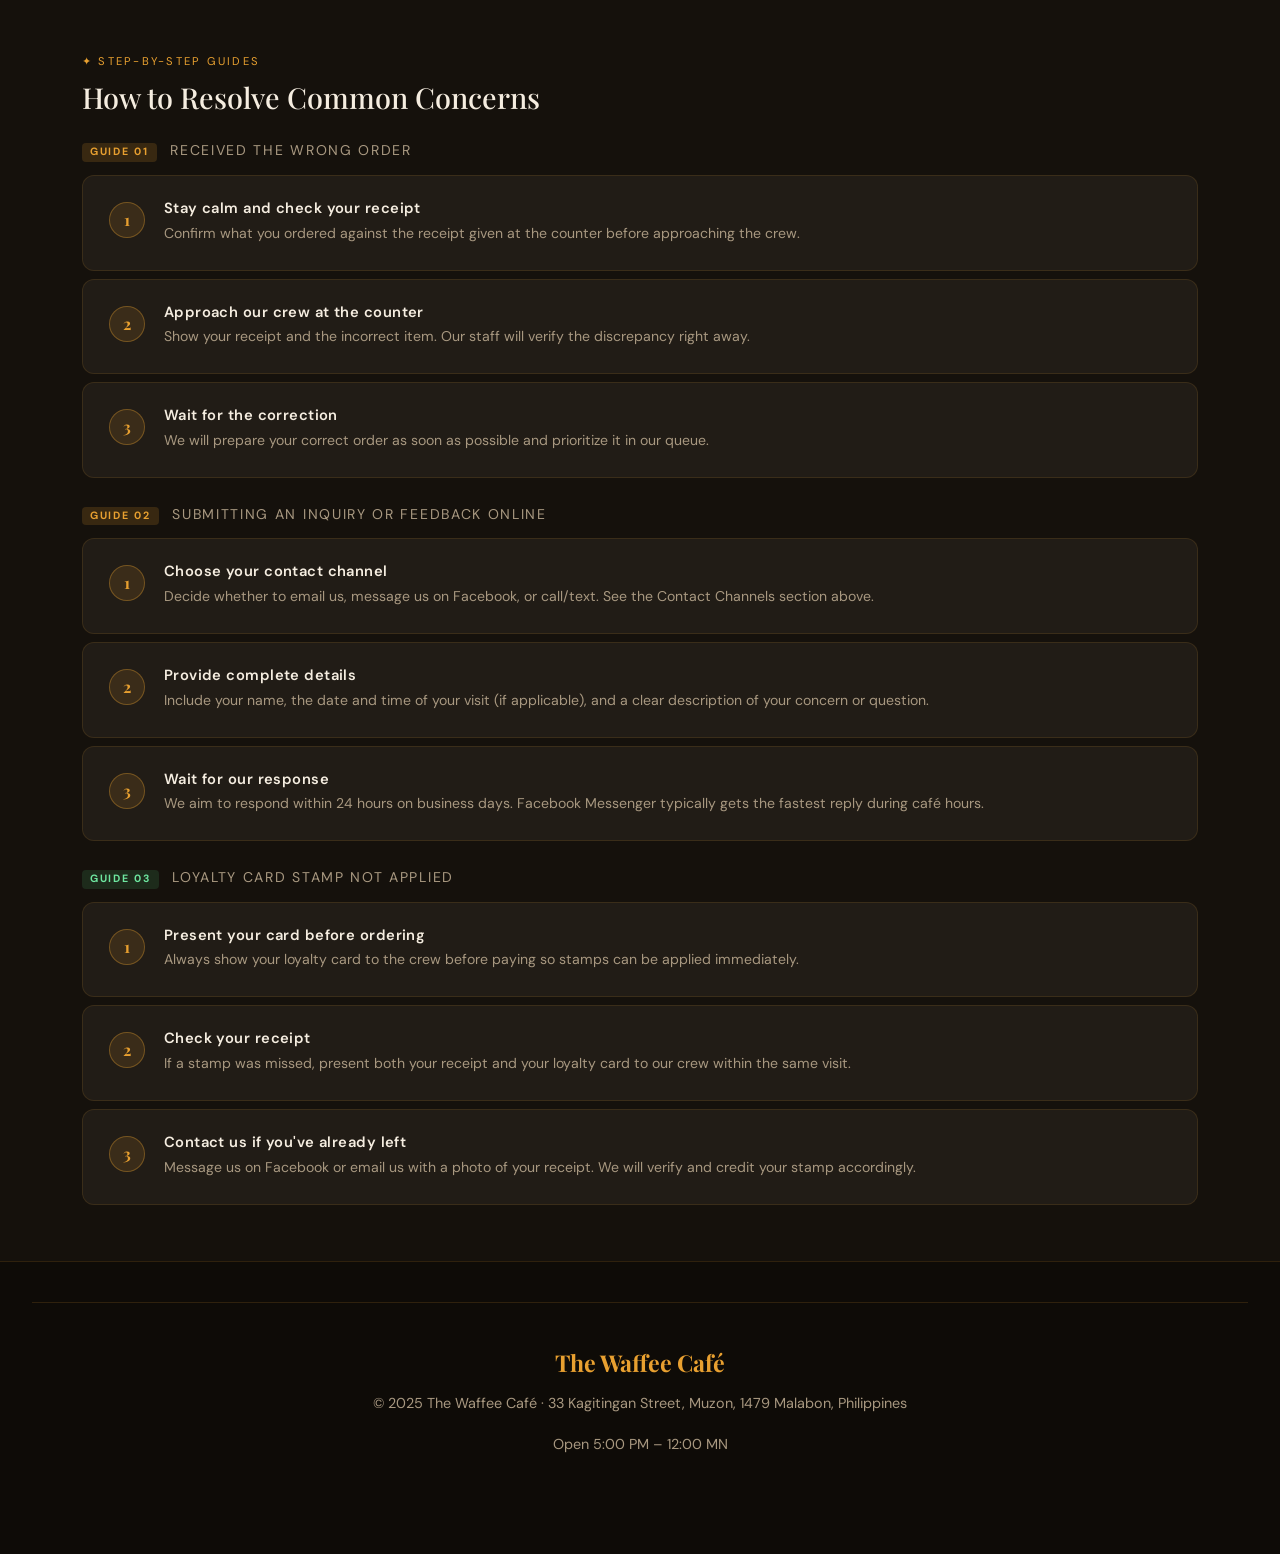
<file: support.html>
<!DOCTYPE html>
<html lang="en">
<head>
  <meta charset="UTF-8"/>
  <meta name="viewport" content="width=device-width, initial-scale=1.0"/>
  <title>Support – Waffee Café</title>

  <!-- Bootstrap 5 -->
  <link rel="stylesheet" href="https://cdn.jsdelivr.net/npm/bootstrap@5.3.3/dist/css/bootstrap.min.css"/>
  <!-- Bootstrap Icons -->
  <link rel="stylesheet" href="https://cdn.jsdelivr.net/npm/bootstrap-icons@1.11.3/font/bootstrap-icons.min.css"/>
  <!-- Google Fonts -->
  <link href="https://fonts.googleapis.com/css2?family=Playfair+Display:ital,wght@0,600;1,600&family=DM+Sans:wght@300;400;500&display=swap" rel="stylesheet"/>
  <!-- Site Stylesheet -->
  <link rel="stylesheet" href="style.css"/>

  <style>
    :root {
      --amber:   #e8a030;
      --cream:   #f5ede0;
      --muted:   #a89880;
      --dark:    #1a1510;
      --card-bg: #211c16;
    }

    /* ── Section label ── */
    .section-label {
      font-family: 'DM Sans', sans-serif;
      font-size: 0.7rem;
      letter-spacing: 0.2em;
      text-transform: uppercase;
      color: var(--amber);
      margin-bottom: 0.5rem;
    }

    /* ── Section title variant ── */
    .section-title-sm {
      font-family: 'Playfair Display', serif;
      color: var(--cream);
      font-size: 1.8rem;
      margin-bottom: 1.5rem;
    }

    /* ── Thin divider ── */
    hr.subtle {
      border: none;
      border-top: 1px solid rgba(232,160,48,0.12);
      margin: 0;
    }

    /* ── Section wrapper ── */
    .section-wrapper { padding: 3.5rem 0; }

    /* ── Support Channel Cards ── */
    .channel-card {
      background: var(--card-bg);
      border: 1px solid rgba(232,160,48,0.14);
      border-radius: 14px;
      padding: 1.8rem 1.6rem;
      height: 100%;
      transition: border-color .25s, transform .25s;
      font-family: 'DM Sans', sans-serif;
    }
    .channel-card:hover {
      border-color: rgba(232,160,48,0.45);
      transform: translateY(-4px);
    }
    .channel-icon {
      font-size: 2rem;
      margin-bottom: 0.75rem;
      display: block;
    }
    .channel-card h5 {
      font-family: 'Playfair Display', serif;
      color: var(--cream);
      font-size: 1.1rem;
      margin-bottom: 0.4rem;
    }
    .channel-card p {
      color: #c4aa88;
      font-size: 0.9rem;
      margin-bottom: 0.6rem;
    }
    .channel-detail {
      display: inline-block;
      color: var(--amber);
      font-size: 0.84rem;
      font-weight: 500;
      letter-spacing: 0.03em;
      text-decoration: none;
      word-break: break-all;
    }

    /* ── FAQ accordion ── */
    .accordion-item {
      background: var(--card-bg) !important;
      border: 1px solid rgba(232,160,48,0.12) !important;
      border-radius: 10px !important;
      margin-bottom: 0.75rem;
      overflow: hidden;
    }
    .accordion-button {
      background: var(--card-bg) !important;
      color: var(--cream) !important;
      font-family: 'DM Sans', sans-serif;
      font-weight: 500;
      font-size: 0.98rem;
      box-shadow: none !important;
    }
    .accordion-button::after {
      filter: invert(70%) sepia(50%) saturate(500%) hue-rotate(10deg);
    }
    .accordion-button:not(.collapsed) {
      color: var(--amber) !important;
      border-bottom: 1px solid rgba(232,160,48,0.18);
    }
    .accordion-body {
      color: #c4aa88;
      font-family: 'DM Sans', sans-serif;
      font-size: 0.92rem;
      line-height: 1.75;
    }

    /* ── Step cards ── */
    .step-card {
      background: var(--card-bg);
      border: 1px solid rgba(232,160,48,0.12);
      border-radius: 12px;
      padding: 1.5rem 1.6rem;
      display: flex;
      gap: 1.2rem;
      align-items: flex-start;
      transition: border-color .25s;
    }
    .step-card:hover { border-color: rgba(232,160,48,0.35); }
    .step-num {
      width: 36px;
      height: 36px;
      border-radius: 50%;
      background: rgba(232,160,48,0.12);
      border: 1px solid rgba(232,160,48,0.35);
      color: var(--amber);
      font-family: 'Playfair Display', serif;
      font-size: 1rem;
      font-weight: 700;
      display: flex;
      align-items: center;
      justify-content: center;
      flex-shrink: 0;
      margin-top: 2px;
    }
    .step-body h6 {
      font-family: 'DM Sans', sans-serif;
      color: var(--cream);
      font-size: 0.92rem;
      font-weight: 600;
      margin-bottom: 0.25rem;
      letter-spacing: 0.03em;
    }
    .step-body p {
      color: var(--muted);
      font-size: 0.88rem;
      line-height: 1.7;
      margin: 0;
    }

    /* ── Alert ── */
    .alert-info-cafe {
      background: rgba(147,197,253,0.07);
      border: 1px solid rgba(147,197,253,0.22);
      color: #93c5fd;
      font-family: 'DM Sans', sans-serif;
      font-size: 0.9rem;
      border-radius: 8px;
    }

    /* ── Badge helpers ── */
    .badge-amber { background: rgba(232,160,48,0.16) !important; color: var(--amber) !important; border-radius: 4px; }
    .badge-green { background: rgba(80,200,120,0.14) !important; color: #6ee7a0 !important; border-radius: 4px; }

  </style>
</head>
<body>

<!-- ── Nav ── -->
<nav>
  <a class="nav-logo" href="index.html">Waffee <span>Café</span></a>
  <input type="checkbox" id="nav-toggle" hidden/>
  <label for="nav-toggle" class="hamburger"><span></span><span></span><span></span></label>
  <ul class="nav-links">
    <li><a href="index.html">Home</a></li>
    <li>
      <div class="dropdown nav-split-group">
        <a href="about.html" class="nav-split-main">About</a>
        <button type="button" class="nav-split-toggle dropdown-toggle dropdown-toggle-split" data-bs-toggle="dropdown" aria-expanded="false">
          <span class="visually-hidden">Toggle Dropdown</span>
        </button>
        <ul class="dropdown-menu nav-dropdown-menu">
          <li><a class="dropdown-item" href="personnel.html">Team</a></li>
        </ul>
      </div>
    </li>
    <li><a href="products.html">Menu</a></li>
    <li><a href="customers.html">Customers</a></li>
    <li><a href="news.html">News</a></li>
    <li><a href="blog.html">Blog</a></li>
    <li>
      <div class="dropdown nav-split-group">
        <a href="support.html" class="nav-split-main active">Support</a>
        <button type="button" class="nav-split-toggle dropdown-toggle dropdown-toggle-split" data-bs-toggle="dropdown" aria-expanded="false">
          <span class="visually-hidden">Toggle Dropdown</span>
        </button>
        <ul class="dropdown-menu nav-dropdown-menu">
          <li><a class="dropdown-item" href="contact.html">Contact</a></li>
        </ul>
      </div>
    </li>
  </ul>
</nav>

<!-- ── Page Header ── -->
<div class="page-header">
  <div class="eyebrow">✦ We're Here to Help</div>
  <h1>Customer <em style="color:var(--amber);font-style:italic;">Support</em></h1>
  <p>Find answers, resolve concerns, and get in touch — we've got you covered.</p>
</div>


<!-- ══════════════════════════════
     CONTACT CHANNELS
══════════════════════════════ -->
<section class="section-wrapper" style="background:#15110c;">
  <div class="container">

    <div class="mb-4">
      <div class="section-label">✦ Reach Us</div>
      <h2 class="section-title-sm">Contact Channels</h2>
    </div>

    <div class="row g-3">

      <div class="col-12 col-sm-6 col-lg-3">
  <div class="channel-card">
    <span class="channel-icon"></span>
    <h5>Instagram</h5>
    <p>Message us directly on Instagram for the fastest response during café hours.</p>
    <a href="https://www.instagram.com/thewaffee" target="_blank" class="channel-detail">@thewaffee on Instagram</a>
  </div>
</div>

<div class="col-12 col-sm-6 col-lg-3">
  <div class="channel-card">
    <span class="channel-icon"></span>
    <h5>Phone / SMS</h5>
    <p>Give us a call or text during operating hours and a crew member will assist you.</p>
    <span class="channel-detail">0938 503 8832</span>
  </div>
</div>

<div class="col-12 col-sm-6 col-lg-3">
  <div class="channel-card">
    <span class="channel-icon"></span>
    <h5>Facebook Messenger</h5>
    <p>Message us directly on Facebook for the fastest response during café hours.</p>
    <a href="https://www.facebook.com/thewaffee" target="_blank" class="channel-detail">The Waffee on Facebook</a>
  </div>
</div>

      <div class="col-12 col-sm-6 col-lg-3">
        <div class="channel-card">
          <span class="channel-icon"></span>
          <h5>Walk-In</h5>
          <p>Visit us in person our location is  33 Kagitingan Street, Muzon, 1479 Malabon, Philippines. Our staff is happy to assist you.</p>
          <span class="channel-detail">Open 5:00 PM – 12:00 MN</span>
        </div>
      </div>

    </div>

    <div class="alert alert-info-cafe mt-3 d-flex gap-2 align-items-start" role="alert">
      <i class="bi bi-info-circle-fill mt-1"></i>
      <span>Response times may vary. For urgent concerns, we recommend visiting us directly or reaching out via Facebook Messenger during operating hours.</span>
    </div>

  </div>
</section>


<hr class="subtle"/>


<!-- ══════════════════════════════
     FAQ
══════════════════════════════ -->
<section class="section-wrapper">
  <div class="container">

    <div class="mb-4">
      <div class="section-label">✦ Frequently Asked Questions</div>
      <h2 class="section-title-sm">Common Questions</h2>
    </div>

    <div class="accordion" id="faqAccordion">

      <div class="accordion-item">
        <h2 class="accordion-header">
          <button class="accordion-button" type="button" data-bs-toggle="collapse" data-bs-target="#faq1" aria-expanded="true">
            <i class="bi bi-clock me-2" style="color:var(--amber);"></i> What are your operating hours?
          </button>
        </h2>
        <div id="faq1" class="accordion-collapse collapse show" data-bs-parent="#faqAccordion">
          <div class="accordion-body">
            Waffee Café is open daily from <strong style="color:var(--cream);">5:00 PM to 12:00 MN (midnight)</strong>. We operate seven days a week, including weekends and most public holidays. Check our News &amp; Events page for any schedule changes on special occasions.
          </div>
        </div>
      </div>

      <div class="accordion-item">
        <h2 class="accordion-header">
          <button class="accordion-button collapsed" type="button" data-bs-toggle="collapse" data-bs-target="#faq2">
            <i class="bi bi-bag me-2" style="color:var(--amber);"></i> Do you accept pre-orders or reservations?
          </button>
        </h2>
        <div id="faq2" class="accordion-collapse collapse" data-bs-parent="#faqAccordion">
          <div class="accordion-body">
            Yes! We accept pre-orders for select items and can accommodate table reservations for small group gatherings and birthday celebrations. Please contact us via Facebook Messenger or call/text our number at least a day in advance to arrange your booking.
          </div>
        </div>
      </div>

      <div class="accordion-item">
        <h2 class="accordion-header">
          <button class="accordion-button collapsed" type="button" data-bs-toggle="collapse" data-bs-target="#faq3">
            <i class="bi bi-credit-card me-2" style="color:var(--amber);"></i> What payment methods do you accept?
          </button>
        </h2>
        <div id="faq3" class="accordion-collapse collapse" data-bs-parent="#faqAccordion">
          <div class="accordion-body">
            We currently accept <strong style="color:var(--cream);">cash payments</strong> at the counter. We are working on integrating GCash and other e-wallet options — follow our social media pages for updates on this.
          </div>
        </div>
      </div>

      <div class="accordion-item">
        <h2 class="accordion-header">
          <button class="accordion-button collapsed" type="button" data-bs-toggle="collapse" data-bs-target="#faq4">
            <i class="bi bi-wifi me-2" style="color:var(--amber);"></i> Is WiFi available inside the café?
          </button>
        </h2>
        <div id="faq4" class="accordion-collapse collapse" data-bs-parent="#faqAccordion">
          <div class="accordion-body">
            Yes, complimentary WiFi is available for all dine-in customers. Ask our crew at the counter for the current network name and password when you arrive.
          </div>
        </div>
      </div>

      <div class="accordion-item">
        <h2 class="accordion-header">
          <button class="accordion-button collapsed" type="button" data-bs-toggle="collapse" data-bs-target="#faq5">
            <i class="bi bi-tag me-2" style="color:var(--amber);"></i> How do I redeem a promo or loyalty card?
          </button>
        </h2>
        <div id="faq5" class="accordion-collapse collapse" data-bs-parent="#faqAccordion">
          <div class="accordion-body">
            Simply inform our crew at the counter before placing your order. Show the relevant promo page or present your loyalty card and we'll apply the discount or stamp right away. Promos cannot be combined unless stated otherwise.
          </div>
        </div>
      </div>

      <div class="accordion-item">
        <h2 class="accordion-header">
          <button class="accordion-button collapsed" type="button" data-bs-toggle="collapse" data-bs-target="#faq6">
            <i class="bi bi-arrow-repeat me-2" style="color:var(--amber);"></i> What if my order is incorrect or I have a concern about my food?
          </button>
        </h2>
        <div id="faq6" class="accordion-collapse collapse" data-bs-parent="#faqAccordion">
          <div class="accordion-body">
            We sincerely apologize for any inconvenience. Please bring it to the attention of our crew immediately and we will do our best to correct the order or provide a suitable resolution. Customer satisfaction is our priority.
          </div>
        </div>
      </div>

    </div>

  </div>
</section>


<hr class="subtle"/>


<!-- ══════════════════════════════
     TROUBLESHOOTING / STEP-BY-STEP
══════════════════════════════ -->
<section class="section-wrapper" style="background:#15110c;">
  <div class="container">

    <div class="mb-4">
      <div class="section-label">✦ Step-by-Step Guides</div>
      <h2 class="section-title-sm">How to Resolve Common Concerns</h2>
    </div>

    <!-- Guide 1: Wrong Order -->
    <div class="mb-4">
      <p style="font-family:'DM Sans',sans-serif; color:var(--muted); font-size:0.88rem; text-transform:uppercase; letter-spacing:0.12em; margin-bottom:0.75rem;">
        <span class="badge badge-amber px-2 py-1 me-2">Guide 01</span> Received the wrong order
      </p>
      <div class="d-flex flex-column gap-2">
        <div class="step-card">
          <div class="step-num">1</div>
          <div class="step-body">
            <h6>Stay calm and check your receipt</h6>
            <p>Confirm what you ordered against the receipt given at the counter before approaching the crew.</p>
          </div>
        </div>
        <div class="step-card">
          <div class="step-num">2</div>
          <div class="step-body">
            <h6>Approach our crew at the counter</h6>
            <p>Show your receipt and the incorrect item. Our staff will verify the discrepancy right away.</p>
          </div>
        </div>
        <div class="step-card">
          <div class="step-num">3</div>
          <div class="step-body">
            <h6>Wait for the correction</h6>
            <p>We will prepare your correct order as soon as possible and prioritize it in our queue.</p>
          </div>
        </div>
      </div>
    </div>

    <!-- Guide 2: Online inquiry -->
    <div class="mb-4">
      <p style="font-family:'DM Sans',sans-serif; color:var(--muted); font-size:0.88rem; text-transform:uppercase; letter-spacing:0.12em; margin-bottom:0.75rem;">
        <span class="badge badge-amber px-2 py-1 me-2">Guide 02</span> Submitting an inquiry or feedback online
      </p>
      <div class="d-flex flex-column gap-2">
        <div class="step-card">
          <div class="step-num">1</div>
          <div class="step-body">
            <h6>Choose your contact channel</h6>
            <p>Decide whether to email us, message us on Facebook, or call/text. See the Contact Channels section above.</p>
          </div>
        </div>
        <div class="step-card">
          <div class="step-num">2</div>
          <div class="step-body">
            <h6>Provide complete details</h6>
            <p>Include your name, the date and time of your visit (if applicable), and a clear description of your concern or question.</p>
          </div>
        </div>
        <div class="step-card">
          <div class="step-num">3</div>
          <div class="step-body">
            <h6>Wait for our response</h6>
            <p>We aim to respond within 24 hours on business days. Facebook Messenger typically gets the fastest reply during café hours.</p>
          </div>
        </div>
      </div>
    </div>

    <!-- Guide 3: Promo/Loyalty -->
    <div>
      <p style="font-family:'DM Sans',sans-serif; color:var(--muted); font-size:0.88rem; text-transform:uppercase; letter-spacing:0.12em; margin-bottom:0.75rem;">
        <span class="badge badge-green px-2 py-1 me-2">Guide 03</span> Loyalty card stamp not applied
      </p>
      <div class="d-flex flex-column gap-2">
        <div class="step-card">
          <div class="step-num">1</div>
          <div class="step-body">
            <h6>Present your card before ordering</h6>
            <p>Always show your loyalty card to the crew before paying so stamps can be applied immediately.</p>
          </div>
        </div>
        <div class="step-card">
          <div class="step-num">2</div>
          <div class="step-body">
            <h6>Check your receipt</h6>
            <p>If a stamp was missed, present both your receipt and your loyalty card to our crew within the same visit.</p>
          </div>
        </div>
        <div class="step-card">
          <div class="step-num">3</div>
          <div class="step-body">
            <h6>Contact us if you've already left</h6>
            <p>Message us on Facebook or email us with a photo of your receipt. We will verify and credit your stamp accordingly.</p>
          </div>
        </div>
      </div>
    </div>

  </div>
</section>


<!-- ── Footer ── -->
<footer>

<footer>
  <div class="footer-logo">The Waffee Café</div>
  <p>© 2025 The Waffee Café · 33 Kagitingan Street, Muzon, 1479 Malabon, Philippines</p>
  <p style="margin-top:0.25rem;">Open 5:00 PM – 12:00 MN</p>
</footer>

<!-- Bootstrap JS -->
<script src="https://cdn.jsdelivr.net/npm/bootstrap@5.3.3/dist/js/bootstrap.bundle.min.js"></script>
</body>
</html>
</file>
<file: style.css>
@import url('https://fonts.googleapis.com/css2?family=Playfair+Display:ital,wght@0,400;0,600;0,700;0,900;1,400;1,600&family=DM+Sans:wght@300;400;500;600&family=Libre+Baskerville:ital@1&display=swap');

:root {
  --bg:          #110e09;
  --bg2:         #15110c;
  --card:        #1e1810;
  --amber:       #e8a030;
  --amber-light: #f5c46a;
  --cream:       #f8f0e3;
  --muted:       #c4aa88;
  --muted-dim:   #9a8468;
  --border:      rgba(232,160,48,0.18);
  --accent:      #c4541a;
}

* { margin: 0; padding: 0; box-sizing: border-box; }
html { scroll-behavior: smooth; background: #110e09; }
body {
  background: var(--bg);
  color: var(--cream);
  font-family: 'DM Sans', sans-serif;
  font-weight: 400;
  line-height: 1.75;
  min-height: 100vh;
}

/* ── NAV ── */
nav {
  position: fixed;
  top: 0; left: 0; right: 0;
  z-index: 100;
  background: rgba(17,14,9,0.97);
  backdrop-filter: blur(16px);
  border-bottom: 1px solid var(--border);
  padding: 0 2rem;
  display: flex;
  align-items: center;
  justify-content: space-between;
  height: 64px;
  flex-wrap: wrap;
}

.nav-logo {
  font-family: 'Playfair Display', serif;
  font-size: 1.45rem;
  font-weight: 900;
  color: var(--amber);
  text-decoration: none;
  letter-spacing: 0.02em;
  line-height: 64px;
  flex-shrink: 0;
}
.nav-logo span { color: var(--cream); font-style: italic; font-weight: 400; }

.nav-links {
  display: flex;
  gap: 0;
  list-style: none;
  flex-wrap: wrap;
  align-items: center;
}
.nav-links > li { position: relative; }
.nav-links a {
  color: #d4b896;
  text-decoration: none;
  font-size: 0.78rem;
  font-weight: 600;
  letter-spacing: 0.09em;
  text-transform: uppercase;
  padding: 0.4rem 0.75rem;
  transition: color 0.2s;
  display: block;
  line-height: 64px;
}
.nav-links a:hover, .nav-links a.active { color: var(--amber); }

/* ── NAV SPLIT DROPDOWN ── */
.nav-split-group {
  display: flex;
  align-items: center;
  position: relative;
}
.nav-split-main {
  color: #d4b896;
  text-decoration: none;
  font-size: 0.78rem;
  font-weight: 600;
  letter-spacing: 0.09em;
  text-transform: uppercase;
  padding: 0.4rem 0.2rem 0.4rem 0.75rem;
  transition: color 0.2s;
  display: block;
  line-height: 64px;
  white-space: nowrap;
}
.nav-split-main:hover,
.nav-split-main.active { color: var(--amber); }

.nav-split-toggle {
  background: transparent !important;
  border: none !important;
  color: #d4b896 !important;
  padding: 0.35rem 0.5rem !important;
  transition: color 0.2s;
  line-height: 64px;
  cursor: pointer;
  font-size: 0.68rem;
  box-shadow: none !important;
  outline: none !important;
}
.nav-split-toggle:hover,
.nav-split-toggle:focus,
.nav-split-toggle:active,
.nav-split-toggle.show {
  color: var(--amber) !important;
  background: transparent !important;
  box-shadow: none !important;
}
.nav-split-toggle::after {
  border-top-color: currentColor;
  vertical-align: 0.15em;
}

.nav-dropdown-menu {
  background: rgba(17,14,9,0.99) !important;
  border: 1px solid rgba(232,160,48,0.28) !important;
  border-radius: 8px !important;
  min-width: 140px;
  backdrop-filter: blur(16px);
  padding: 0.4rem 0;
  margin-top: 0 !important;
}
.nav-dropdown-menu .dropdown-item {
  color: #d4b896 !important;
  font-size: 0.76rem;
  font-weight: 600;
  letter-spacing: 0.1em;
  text-transform: uppercase;
  padding: 0.65rem 1.2rem;
  transition: color 0.2s, background 0.2s;
  font-family: 'DM Sans', sans-serif;
  background: transparent;
}
.nav-dropdown-menu .dropdown-item:hover {
  color: var(--amber) !important;
  background: rgba(232,160,48,0.1) !important;
}
.nav-dropdown-menu .dropdown-item.active {
  color: var(--amber) !important;
  background: rgba(232,160,48,0.12) !important;
}

/* Pure CSS hamburger */
.hamburger {
  display: none;
  flex-direction: column;
  gap: 5px;
  cursor: pointer;
  padding: 4px;
  line-height: 1;
}
.hamburger span {
  width: 24px; height: 2px;
  background: var(--cream);
  display: block;
  transition: all 0.3s;
}

@media (max-width: 900px) {
  .hamburger { display: flex; align-items: center; height: 64px; }
  .nav-links {
    display: none;
    width: 100%;
    flex-direction: column;
    align-items: flex-start;
    background: var(--bg2);
    border-top: 1px solid var(--border);
    padding: 0.5rem 0;
    order: 3;
  }
  #nav-toggle:checked ~ .nav-links { display: flex; }
  .nav-links > li { width: 100%; }
  .nav-links a { padding: 0.75rem 2rem; font-size: 0.85rem; line-height: 1.4; }
  nav { height: auto; padding: 0 2rem; }
  .nav-logo { line-height: 64px; }

  .nav-split-group { flex-wrap: wrap; width: 100%; }
  .nav-split-main { line-height: 1.4; padding: 0.75rem 0 0.75rem 2rem; flex: 1; }
  .nav-split-toggle { line-height: 1.4; padding: 0.75rem 1rem !important; }
  .nav-dropdown-menu {
    position: static !important;
    transform: none !important;
    width: 100%;
    border: none !important;
    border-top: 1px solid var(--border) !important;
    background: rgba(232,160,48,0.04) !important;
    border-radius: 0 !important;
    padding: 0.25rem 0;
  }
  .nav-dropdown-menu .dropdown-item { padding: 0.6rem 3rem; }
}

/* ── HERO ── */
.hero {
  min-height: 100vh;
  display: flex;
  align-items: center;
  justify-content: center;
  text-align: center;
  position: relative;
  overflow: hidden;
  padding: 100px 2rem 60px;
}
.hero-bg {
  position: absolute; inset: 0;
  background:
    radial-gradient(ellipse 70% 55% at 50% 55%, rgba(232,160,48,0.11) 0%, transparent 70%),
    radial-gradient(ellipse 40% 30% at 20% 80%, rgba(196,84,26,0.08) 0%, transparent 60%);
}
.hero-bg::before {
  content: '';
  position: absolute; inset: 0;
  background-image: url("data:image/svg+xml,%3Csvg width='60' height='60' viewBox='0 0 60 60' xmlns='http://www.w3.org/2000/svg'%3E%3Cg fill='none'%3E%3Ccircle cx='30' cy='30' r='1' fill='%23e8a030' fill-opacity='0.04'/%3E%3C/g%3E%3C/svg%3E");
}
.hero-content { position: relative; z-index: 1; max-width: 800px; }
.hero-eyebrow {
  font-size: 0.74rem; letter-spacing: 0.32em; text-transform: uppercase;
  color: var(--amber); margin-bottom: 1.5rem; font-weight: 600;
}
.hero h1 {
  font-family: 'Playfair Display', serif;
  font-size: clamp(3rem, 8vw, 6.5rem);
  font-weight: 900; line-height: 1.05; margin-bottom: 1.5rem; color: var(--cream);
  text-shadow: 0 2px 40px rgba(0,0,0,0.5);
}
.hero h1 em { font-style: italic; color: var(--amber); }
.hero-sub {
  font-size: 1.1rem; color: #cdb898; max-width: 480px;
  margin: 0 auto 2.5rem; font-weight: 400; line-height: 1.75;
}

/* ── BUTTONS ── */
.btn {
  display: inline-block;
  padding: 0.9rem 2.4rem;
  border: 1px solid var(--amber);
  color: var(--amber);
  text-decoration: none;
  font-size: 0.78rem; letter-spacing: 0.15em; text-transform: uppercase;
  font-weight: 600; transition: all 0.25s;
  font-family: 'DM Sans', sans-serif;
  border-radius: 4px;
}
.btn:hover { background: var(--amber); color: var(--bg); }
.btn-solid { background: var(--amber); color: var(--bg); }
.btn-solid:hover { background: var(--amber-light); border-color: var(--amber-light); }

/* ── PAGE HEADER ── */
.page-header {
  padding: 7.5rem 2rem 4rem;
  text-align: center;
  position: relative;
  background: radial-gradient(ellipse at 50% 0%, #2e2008 0%, #110e09 65%);
  border-bottom: 1px solid var(--border);
}
.page-header::after {
  content: '';
  position: absolute; bottom: -1px; left: 50%;
  transform: translateX(-50%);
  width: 80px; height: 2px; background: var(--amber);
}
.page-header .eyebrow {
  font-size: 0.72rem; letter-spacing: 0.3em; text-transform: uppercase;
  color: var(--amber); margin-bottom: 1rem; font-family: 'DM Sans', sans-serif; font-weight: 600;
}
.page-header h1 {
  font-family: 'Playfair Display', serif;
  font-size: clamp(2.4rem, 6vw, 4rem); font-weight: 700; color: var(--cream); line-height: 1.15;
}
.page-header p {
  color: var(--muted); margin-top: 0.85rem; max-width: 500px;
  margin-left: auto; margin-right: auto; font-family: 'DM Sans', sans-serif;
  font-size: 1.08rem; font-weight: 400; line-height: 1.75;
}

/* ── SECTIONS ── */
.section { padding: 80px 2rem; max-width: 1100px; margin: 0 auto; }
.section-title {
  font-family: 'Playfair Display', serif;
  font-size: clamp(1.8rem, 4vw, 2.8rem); font-weight: 700; color: var(--cream); margin-bottom: 0.5rem;
}
.section-title em { color: var(--amber); font-style: italic; }
.divider { width: 48px; height: 2px; background: var(--amber); margin: 1.2rem 0 2rem; opacity: 0.8; border-radius: 2px; }
.eyebrow { font-size: 0.7rem; letter-spacing: 0.3em; text-transform: uppercase; color: var(--amber); margin-bottom: 1rem; font-weight: 600; }

/* ── CARDS ── */
.card {
  background: var(--card);
  border: 1px solid var(--border);
  border-radius: 12px;
  padding: 2rem;
  transition: border-color 0.25s, transform 0.25s;
}
.card:hover { border-color: rgba(232,160,48,0.45); }
.card p { color: var(--muted); }
.grid-2 { display: grid; grid-template-columns: 1fr 1fr; gap: 1.5rem; }
.grid-3 { display: grid; grid-template-columns: repeat(3,1fr); gap: 1.5rem; }
.grid-4 { display: grid; grid-template-columns: repeat(4,1fr); gap: 1.5rem; }
@media (max-width: 900px) { .grid-3,.grid-4 { grid-template-columns: 1fr 1fr; } }
@media (max-width: 600px) { .grid-2,.grid-3,.grid-4 { grid-template-columns: 1fr; } }

/* ── MENU ── */
.menu-item { display: flex; justify-content: space-between; align-items: center; padding: 1rem 0; border-bottom: 1px solid var(--border); }
.menu-item:last-child { border-bottom: none; }
.menu-item-name { font-weight: 500; color: var(--cream); }
.menu-item-price { color: var(--amber); font-weight: 600; font-size: 0.95rem; }

/* ── QUOTE ── */
.quote {
  font-family: 'Libre Baskerville', serif; font-style: italic;
  font-size: clamp(1.2rem, 3vw, 1.9rem); color: var(--cream);
  text-align: center; max-width: 700px; margin: 0 auto; line-height: 1.65; position: relative; padding: 2rem 0;
}
.quote::before {
  content: '"'; font-size: 6rem; color: var(--amber); opacity: 0.35;
  position: absolute; top: -1rem; left: -1rem;
  font-family: 'Playfair Display', serif; line-height: 1;
}

/* ── MISC ── */
.stars { color: var(--amber); font-size: 1rem; margin-bottom: 0.5rem; }
.tag {
  display: inline-block; font-size: 0.68rem; letter-spacing: 0.15em; text-transform: uppercase;
  color: var(--amber); border: 1px solid rgba(232,160,48,0.4); padding: 0.2rem 0.6rem;
  border-radius: 4px; margin-bottom: 0.75rem; font-weight: 600;
}
.icon-circle {
  width: 48px;
  height: 48px;
  border: 1px solid rgba(232,160,48,0.3);
  border-radius: 50%;

  display: flex;
  align-items: center;
  justify-content: center;

  font-size: 1.2rem;
  margin-bottom: 1rem;

  background: rgba(232,160,48,0.06);

  color: #e8a030;
  font-weight: bold;
}
.value-item { display: flex; align-items: center; gap: 0.75rem; margin-bottom: 1rem; }
.value-dot { width: 6px; height: 6px; border-radius: 50%; background: var(--amber); flex-shrink: 0; }
.value-text { color: var(--cream); font-weight: 400; }
.hours-badge {
  display: inline-flex; align-items: center; gap: 0.5rem;
  border: 1px solid rgba(232,160,48,0.35); padding: 0.45rem 1.1rem;
  font-size: 0.78rem; letter-spacing: 0.1em; color: var(--amber); margin-top: 1rem;
  border-radius: 4px; font-weight: 600;
}
.band {
  background: var(--card);
  border-top: 1px solid var(--border);
  border-bottom: 1px solid var(--border);
  padding: 60px 2rem;
  text-align: center;
}

/* ── TIMELINE ── */
.timeline { position: relative; padding-left: 2rem; }
.timeline::before { content: ''; position: absolute; left: 0; top: 8px; bottom: 0; width: 1px; background: rgba(232,160,48,0.25); }
.timeline-item { position: relative; margin-bottom: 2.5rem; }
.timeline-item::before {
  content: ''; position: absolute; left: -2.4rem; top: 8px;
  width: 8px; height: 8px; border-radius: 50%; background: var(--amber); border: 2px solid var(--bg);
}
.timeline-year { font-size: 0.7rem; letter-spacing: 0.22em; text-transform: uppercase; color: var(--amber); margin-bottom: 0.35rem; font-weight: 600; }
.timeline-text { color: var(--muted); font-size: 0.97rem; line-height: 1.75; }

/* ── CONTACT ── */
.contact-row { display: flex; align-items: flex-start; gap: 1.2rem; padding: 1.25rem 0; border-bottom: 1px solid var(--border); }
.contact-icon { font-size: 1.1rem; color: var(--amber); width: 20px; flex-shrink: 0; margin-top: 2px; }
.contact-label { font-size: 0.68rem; letter-spacing: 0.12em; text-transform: uppercase; color: var(--muted-dim); font-weight: 600; }
.contact-value { color: var(--cream); margin-top: 0.15rem; font-weight: 400; }

/* ── FAQ ── */
.faq-item { border-bottom: 1px solid var(--border); padding: 1.5rem 0; }
.faq-q { font-weight: 600; color: var(--cream); margin-bottom: 0.5rem; display: flex; gap: 0.75rem; font-size: 1rem; }
.faq-q::before { content: 'Q'; color: var(--amber); font-weight: 700; flex-shrink: 0; }
.faq-a { color: var(--muted); padding-left: 1.5rem; line-height: 1.75; }

/* ── NEWS ── */
.news-meta { font-size: 0.7rem; letter-spacing: 0.1em; text-transform: uppercase; color: var(--muted); margin-bottom: 0.5rem; }

/* ── MAP ── */
.map-placeholder {
  width: 100%; height: 300px; background: var(--card); border: 1px solid var(--border);
  border-radius: 12px;
  display: flex; flex-direction: column; align-items: center; justify-content: center;
  color: var(--muted); font-size: 0.85rem; letter-spacing: 0.1em; text-transform: uppercase; gap: 0.5rem;
}

/* ── PERSON CARD ── */
.person-card { background: var(--card); border: 1px solid var(--border); border-radius: 12px; padding: 1.75rem; transition: border-color 0.25s; }
.person-card:hover { border-color: rgba(232,160,48,0.4); }
.person-role { font-size: 0.68rem; letter-spacing: 0.22em; text-transform: uppercase; color: var(--amber); margin-bottom: 0.5rem; font-weight: 600; }
.person-name { font-family: 'Playfair Display', serif; font-size: 1.25rem; font-weight: 700; color: var(--cream); margin-bottom: 0.5rem; }
.person-desc { color: var(--muted); font-size: 0.9rem; line-height: 1.75; }

/* ── FEATURED GRID ── */
.featured-grid { display: grid; grid-template-columns: repeat(4,1fr); gap: 1px; background: var(--border); border: 1px solid var(--border); border-radius: 12px; overflow: hidden; }
.featured-item { background: var(--card); padding: 2rem 1.5rem; text-align: center; transition: background 0.25s; }
.featured-item:hover { background: #252018; }
.featured-item .f-icon { font-size: 1.8rem; margin-bottom: 0.75rem; }
.featured-item .f-name { color: var(--cream); font-weight: 500; font-size: 0.92rem; }
@media (max-width: 600px) { .featured-grid { grid-template-columns: 1fr 1fr; } }

/* ── ANIMATIONS ── */
@keyframes fadeUp { from { opacity:0; transform:translateY(24px); } to { opacity:1; transform:translateY(0); } }
.fade-up { animation: fadeUp 0.7s ease forwards; }
.delay-1 { animation-delay: 0.1s; }
.delay-2 { animation-delay: 0.2s; }
.delay-3 { animation-delay: 0.3s; }
.delay-4 { animation-delay: 0.4s; }

/* ── FOOTER ── */
footer {
  background: #0e0b07;
  border-top: 1px solid rgba(232,160,48,0.15);
  padding: 2.5rem 2rem;
  text-align: center;
  color: var(--muted);
  font-size: 0.9rem;
  font-family: 'DM Sans', sans-serif;
}
.footer-logo {
  font-family: 'Playfair Display', serif;
  font-size: 1.45rem; font-weight: 700;
  color: var(--amber); margin-bottom: 0.5rem;
}
</file>
